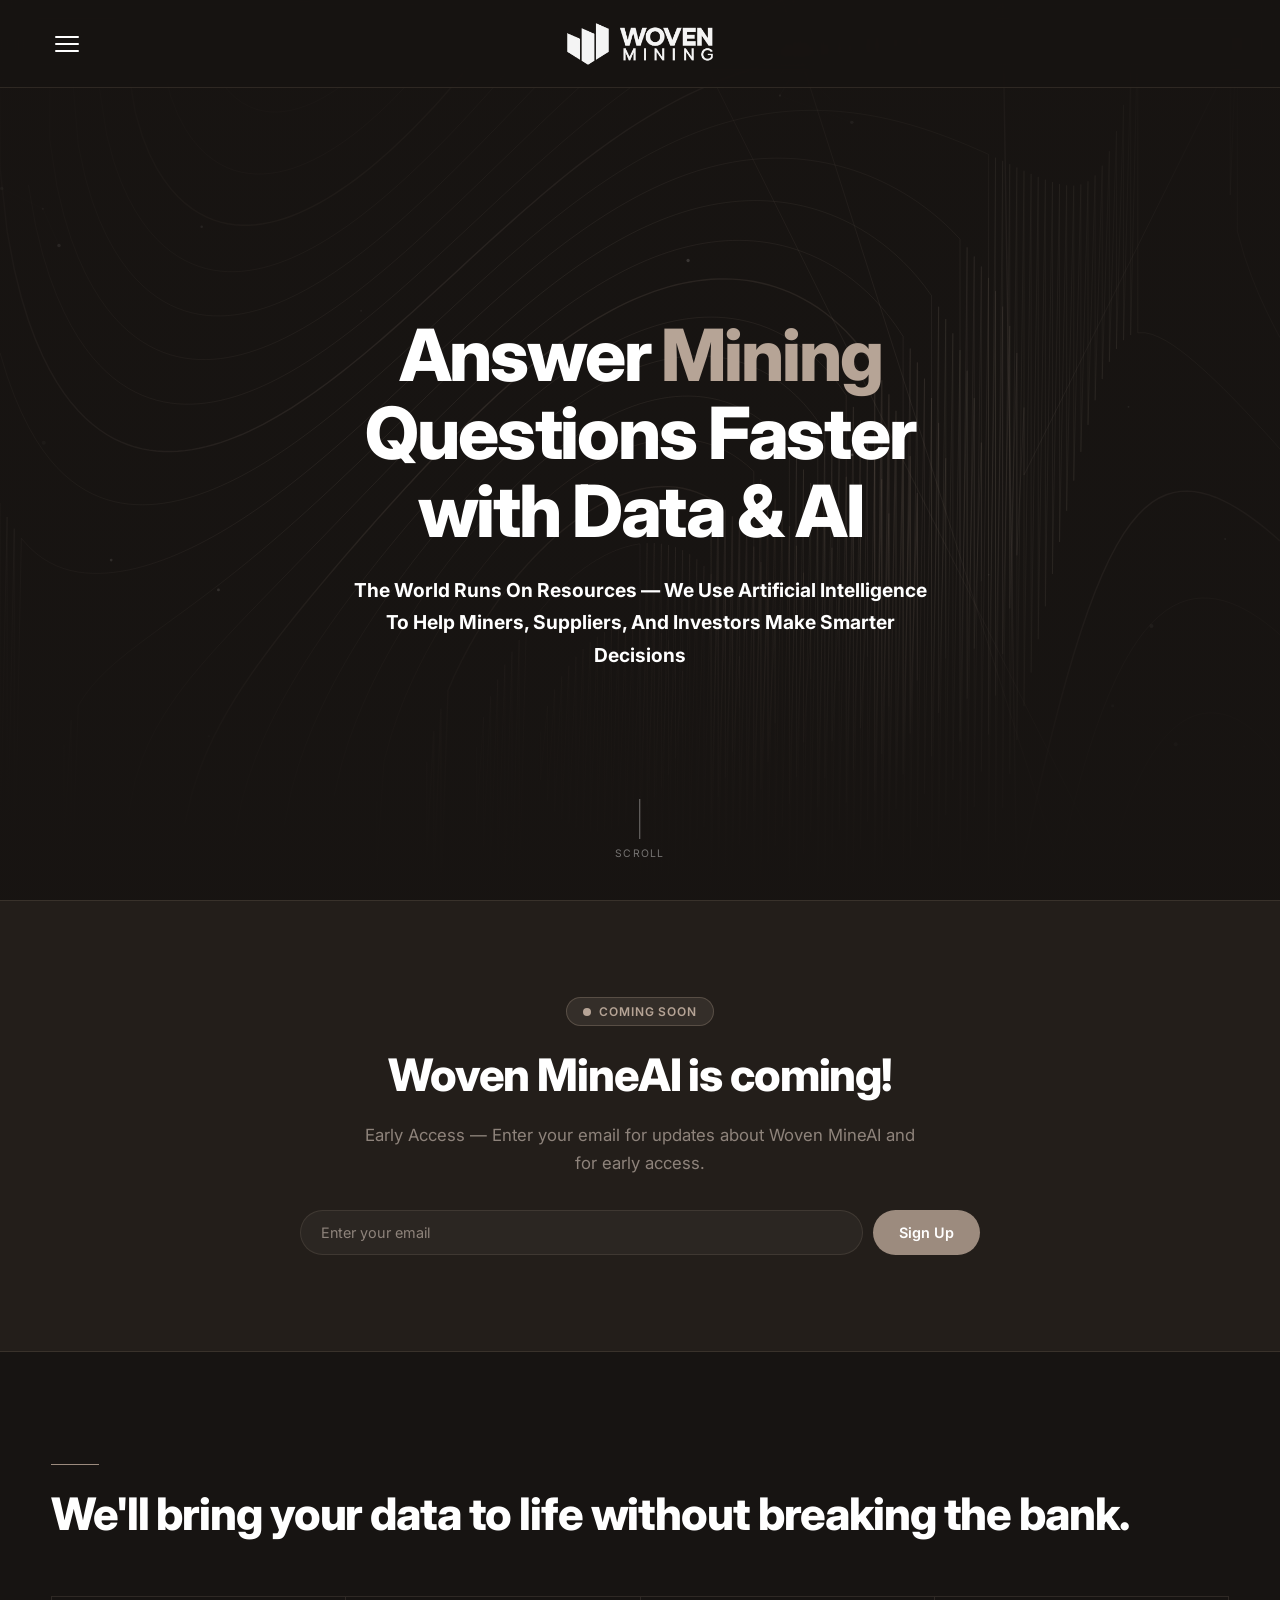
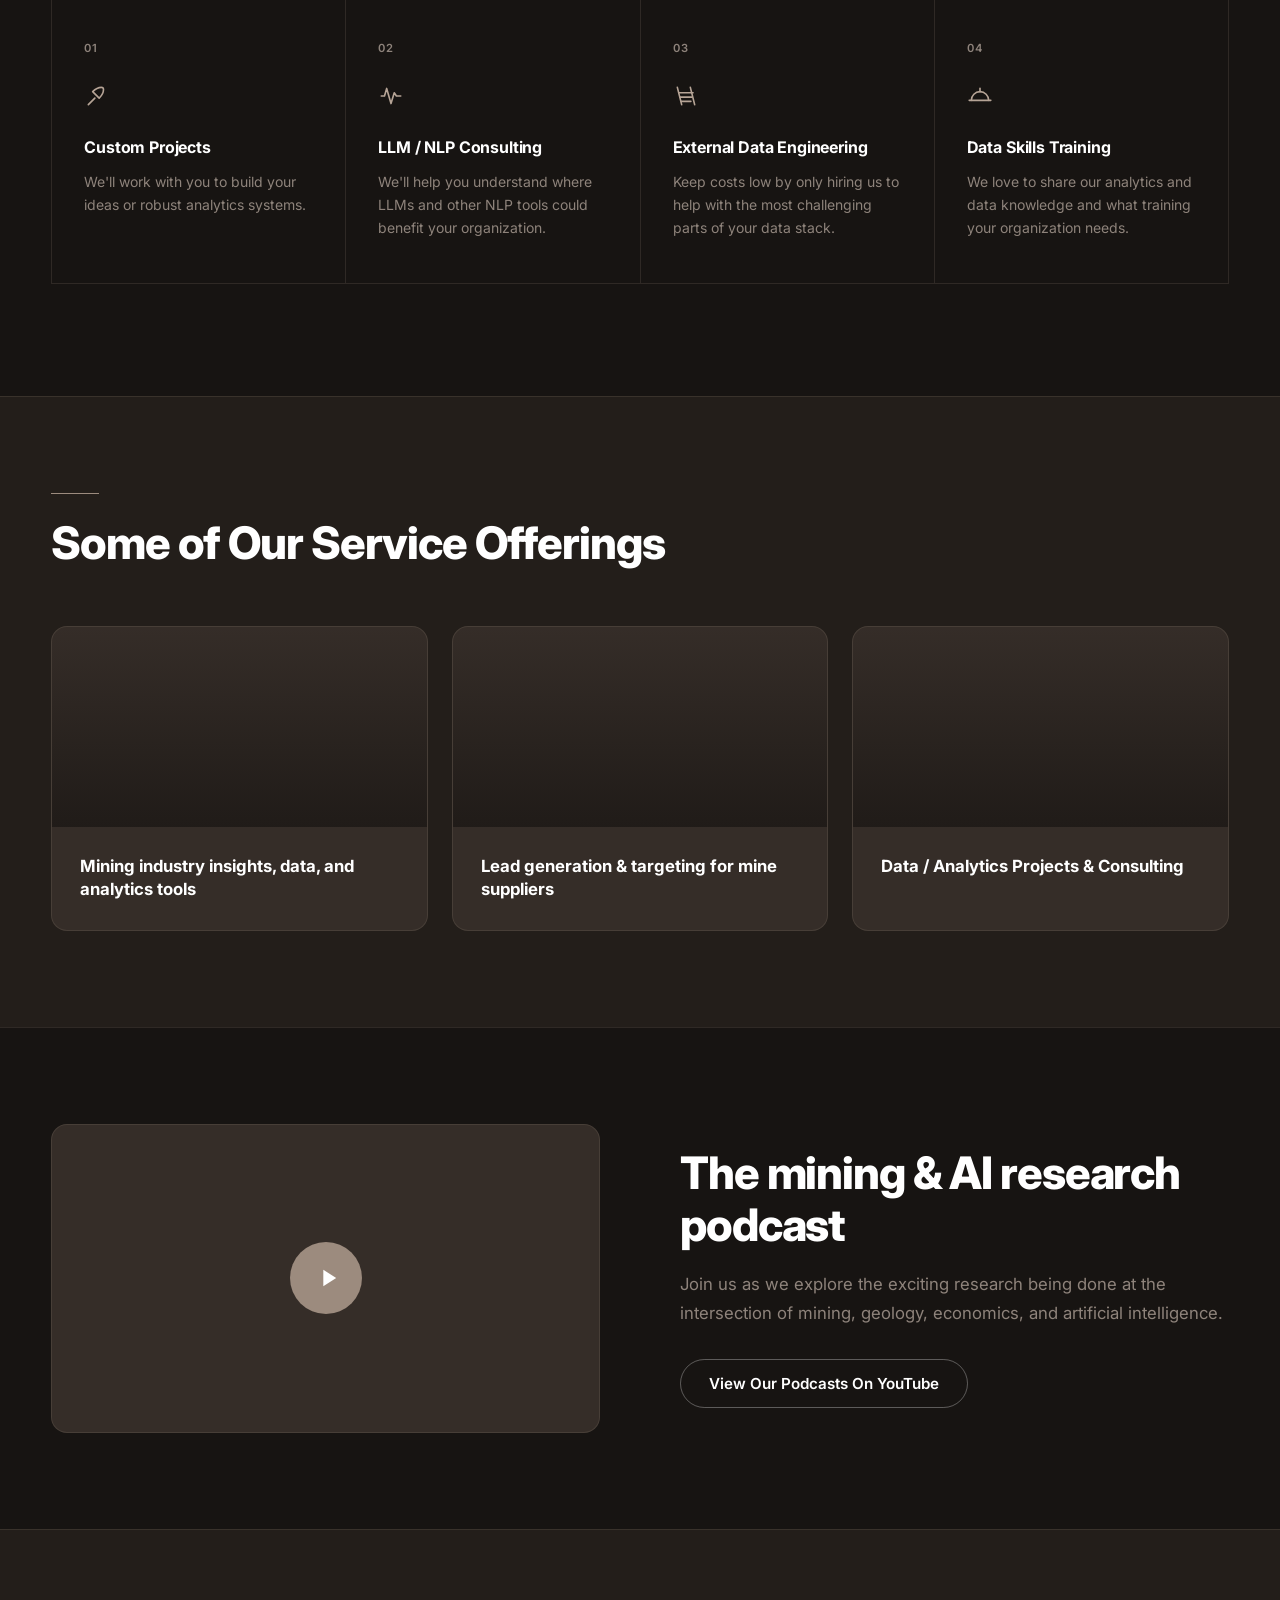
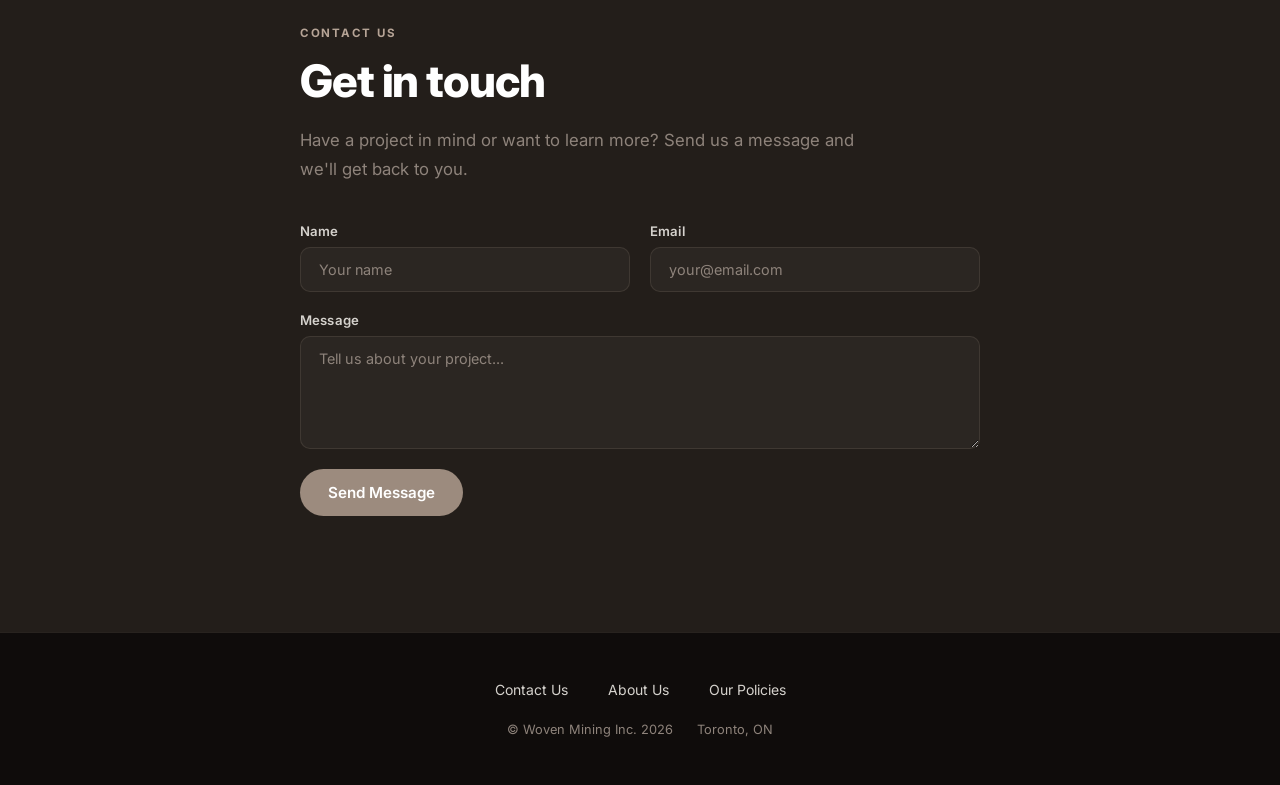
<file: index.html>
<!DOCTYPE html>
<html lang="en">
<head>
  <meta charset="UTF-8" />
  <meta name="viewport" content="width=device-width, initial-scale=1.0" />
  <meta name="description" content="Woven Mining — answer mining questions faster with data and AI. Serving miners, suppliers, and investors." />

  <!-- Open Graph -->
  <meta property="og:type"        content="website" />
  <meta property="og:title"       content="Woven Mining — Data and AI for the Mining Industry" />
  <meta property="og:description" content="Answer mining questions faster with data and AI. Serving miners, suppliers, and investors." />
  <meta property="og:url"         content="https://wovenmining.ca/" />
  <meta property="og:image"       content="https://wovenmining.ca/horizontal+White.webp" />

  <title>Woven Mining</title>

  <!-- SVG favicon using brand initial and accent colour -->
  <link rel="icon" href="data:image/svg+xml,<svg xmlns='http://www.w3.org/2000/svg' viewBox='0 0 32 32'><rect width='32' height='32' rx='6' fill='%23171210'/><text x='16' y='23' font-family='system-ui' font-size='19' font-weight='900' fill='%23a08c78' text-anchor='middle'>W</text></svg>" />
  <link rel="canonical" href="https://wovenmining.ca/" />

  <link rel="preconnect" href="https://fonts.googleapis.com" />
  <link rel="preconnect" href="https://fonts.gstatic.com" crossorigin />
  <link href="https://fonts.googleapis.com/css2?family=Inter:wght@400;500;600;700;800&display=swap" rel="stylesheet" />
  <link rel="stylesheet" href="css/styles.css" />
  <style>
    /* ── Hero ──────────────────────────────────────────────── */
    .hero {
      min-height: 100vh;
      padding-top: var(--nav-height);
      display: grid; place-items: center;
      position: relative; overflow: hidden;
    }

    #hero-canvas {
      position: absolute; inset: 0; z-index: 0;
      width: 100%; height: 100%;
    }

    .hero-fade {
      position: absolute; inset: 0; z-index: 1;
      background:
        radial-gradient(ellipse 70% 60% at 50% 50%, hsla(23,14%,8%,0.1) 0%, hsla(23,14%,8%,0.7) 70%, var(--bg) 100%),
        linear-gradient(to bottom, transparent 60%, var(--bg) 100%);
    }

    .hero-content {
      position: relative; z-index: 2;
      text-align: center; padding: 4rem 4vw;
      max-width: 860px;
    }

    .hero h1 {
      font-size: clamp(2.4rem, 6vw, 4.5rem);
      font-weight: 800; line-height: 1.08;
      letter-spacing: -0.03em;
      margin-bottom: 1.5rem;
    }

    .hero h1 span { color: var(--accent-light); }

    .hero p {
      font-size: clamp(1rem, 2vw, 1.2rem);
      color: var(--muted); line-height: 1.7;
      max-width: 580px; margin: 0 auto;
    }

    /* ── Scroll indicator ─────────────────────────────────── */
    .scroll-indicator {
      position: absolute; bottom: 2.5rem; left: 50%;
      transform: translateX(-50%); z-index: 2;
      display: flex; flex-direction: column; align-items: center; gap: 8px;
      opacity: 0.4;
    }
    .scroll-indicator span {
      font-size: 0.65rem; letter-spacing: 0.12em; text-transform: uppercase;
    }
    .scroll-dot {
      width: 1px; height: 40px; background: var(--white);
      position: relative; overflow: hidden;
    }
    .scroll-dot::after {
      content: '';
      position: absolute; top: -100%; left: 0;
      width: 100%; height: 100%; background: var(--accent-light);
      animation: scroll-anim 2s ease infinite;
    }

    @keyframes scroll-anim {
      0%   { top: -100%; }
      100% { top: 100%; }
    }

    /* ── OreAI signup section ─────────────────────────────── */
    .oreai {
      background: var(--bg2);
      border-top: 1px solid var(--border);
      border-bottom: 1px solid var(--border);
      padding: 6rem 4vw;
    }

    .oreai-inner {
      max-width: 680px; margin: 0 auto;
      text-align: center;
    }

    .oreai-badge {
      display: inline-flex; align-items: center; gap: 8px;
      background: hsla(26, 13%, 55%, 0.15);
      border: 1px solid hsla(26, 13%, 55%, 0.35);
      padding: 6px 16px; border-radius: 100px;
      margin-bottom: 1.5rem;
    }

    .oreai-badge .dot {
      width: 8px; height: 8px; border-radius: 50%;
      background: var(--accent-light);
      animation: pulse 1.8s infinite;
    }

    .oreai-badge span {
      font-size: 0.75rem; font-weight: 600; letter-spacing: 0.08em;
      text-transform: uppercase; color: var(--accent-light);
    }

    @keyframes pulse {
      0%, 100% { opacity: 1; transform: scale(1); }
      50%       { opacity: .5; transform: scale(0.85); }
    }

    .signup-form {
      display: flex; gap: 10px; margin-top: 2rem; flex-wrap: wrap;
      justify-content: center;
    }

    .signup-form input {
      flex: 1; min-width: 200px;
      padding: 13px 20px; border-radius: 100px;
      border: 1.5px solid var(--border);
      background: rgba(255,255,255,0.04); color: var(--white);
      font-family: var(--font); font-size: 0.9rem;
      outline: none; transition: border-color .2s;
    }
    .signup-form input:focus   { border-color: rgba(255,255,255,0.25); }
    .signup-form input::placeholder { color: var(--muted); }

    .signup-form button {
      padding: 13px 26px; border-radius: 100px;
      background: var(--accent); color: var(--white);
      border: none; font-family: var(--font);
      font-size: 0.9rem; font-weight: 600;
      cursor: pointer; transition: background .2s;
      white-space: nowrap;
    }
    .signup-form button:hover { background: var(--accent-light); }

    .signup-success {
      display: flex; align-items: center; gap: 12px;
      padding: 16px 20px; border-radius: 100px;
      background: hsla(26,13%,55%,0.15);
      border: 1px solid hsla(26,13%,55%,0.35);
      color: hsl(26,18%,65%); font-weight: 600; font-size: 0.9rem;
      justify-content: center;
    }

    /* ── Services ─────────────────────────────────────────── */
    .value-prop { padding: 7rem 4vw; }

    .value-prop-header { max-width: var(--max-w); margin: 0 auto 3.5rem; }

    .value-prop-rule {
      width: 48px; height: 1px;
      background: var(--accent);
      margin-bottom: 1.5rem;
    }

    .services-grid {
      max-width: var(--max-w); margin: 0 auto;
      display: grid; grid-template-columns: repeat(4, 1fr);
      border-top: 1px solid var(--border);
      border-left: 1px solid var(--border);
    }

    .service-card {
      padding: 2.75rem 2rem;
      border-right: 1px solid var(--border);
      border-bottom: 1px solid var(--border);
      position: relative;
      transition: background .25s;
    }
    .service-card:hover { background: hsla(26, 13%, 55%, 0.05); }
    .service-card::before {
      content: '';
      position: absolute; top: -1px; left: 0; right: 0;
      height: 2px; background: var(--accent);
      transform: scaleX(0); transform-origin: left;
      transition: transform .3s;
    }
    .service-card:hover::before { transform: scaleX(1); }

    .service-index {
      display: block;
      font-size: 0.7rem; font-weight: 600; letter-spacing: 0.1em;
      color: var(--muted); margin-bottom: 1.75rem;
    }

    .service-icon {
      width: 26px; height: 26px;
      color: var(--accent-light);
      margin-bottom: 1.75rem;
    }
    .service-icon svg { width: 100%; height: 100%; display: block; }

    .service-card h3 {
      font-size: 1rem; font-weight: 700; margin-bottom: 0.8rem;
      letter-spacing: -0.01em;
    }
    .service-card p { font-size: 0.875rem; color: var(--muted); line-height: 1.65; }

    /* ── Featured cards ───────────────────────────────────── */
    .featured {
      background: var(--bg2);
      border-top: 1px solid var(--border);
      padding: 6rem 4vw;
    }

    .featured-grid {
      max-width: var(--max-w); margin: 0 auto;
      display: grid; grid-template-columns: repeat(3, 1fr); gap: 24px;
    }

    .featured-card {
      border-radius: 16px; overflow: hidden;
      background: var(--bg3); border: 1px solid var(--border);
      transition: transform .25s, box-shadow .25s;
    }
    .featured-card:hover {
      transform: translateY(-4px);
      box-shadow: 0 20px 60px rgba(0, 0, 0, 0.4);
    }

    .featured-card-img {
      height: 200px; background-size: cover; background-position: center;
      position: relative;
    }
    .featured-card-img::after {
      content: '';
      position: absolute; inset: 0;
      background: linear-gradient(to top, hsla(23,14%,8%,0.7), transparent);
    }

    .featured-card-body { padding: 1.75rem; }

    .featured-card h3 {
      font-size: 1.05rem; font-weight: 700; line-height: 1.4;
      margin-bottom: 0;
    }

    /* ── Podcast ──────────────────────────────────────────── */
    .podcast {
      border-top: 1px solid var(--border);
      padding: 6rem 4vw;
    }

    .podcast-inner {
      max-width: var(--max-w); margin: 0 auto;
      display: grid; grid-template-columns: 1fr 1fr; gap: 5rem;
      align-items: center;
    }

    .podcast-visual {
      background: var(--bg3); border: 1px solid var(--border);
      border-radius: 16px; overflow: hidden;
      aspect-ratio: 16 / 9; position: relative;
      display: grid; place-items: center;
    }

    .podcast-visual-bg {
      position: absolute; inset: 0;
      background: url('https://images.unsplash.com/photo-1589903308904-1010c2294adc?w=800') center / cover;
      opacity: 0.25;
    }

    .play-btn {
      position: relative; z-index: 1;
      width: 72px; height: 72px; border-radius: 50%;
      background: var(--accent); display: grid; place-items: center;
      cursor: pointer; transition: transform .2s, background .2s;
      text-decoration: none;
    }
    .play-btn:hover { transform: scale(1.08); background: var(--accent-light); }
    .play-btn svg   { width: 28px; height: 28px; fill: white; margin-left: 4px; }

    .podcast-cta { margin-top: 2rem; }

    /* ── Contact ──────────────────────────────────────────── */
    .contact {
      background: var(--bg2);
      border-top: 1px solid var(--border);
      padding: 6rem 4vw;
    }

    .contact-inner {
      max-width: 680px; margin: 0 auto;
    }

    /* TODO: Replace action URL with your Formspree endpoint (https://formspree.io) */
    .contact-form {
      margin-top: 2.5rem;
      display: flex; flex-direction: column; gap: 1.25rem;
    }

    .form-row {
      display: grid; grid-template-columns: 1fr 1fr; gap: 1.25rem;
    }

    .form-group {
      display: flex; flex-direction: column; gap: 0.5rem;
    }

    .form-group label {
      font-size: 0.825rem; font-weight: 600;
      color: var(--off-white); letter-spacing: 0.01em;
    }

    .form-group input,
    .form-group textarea {
      padding: 13px 18px;
      border-radius: 10px;
      border: 1.5px solid var(--border);
      background: rgba(255,255,255,0.04); color: var(--white);
      font-family: var(--font); font-size: 0.9rem;
      outline: none; transition: border-color .2s;
      resize: vertical;
    }

    .form-group input:focus,
    .form-group textarea:focus { border-color: rgba(255,255,255,0.25); }

    .form-group input::placeholder,
    .form-group textarea::placeholder { color: var(--muted); }

    /* ── Responsive ───────────────────────────────────────── */
    @media (max-width: 1024px) {
      .services-grid { grid-template-columns: repeat(2, 1fr); }
      .featured-grid  { grid-template-columns: repeat(2, 1fr); }
    }

    @media (max-width: 768px) {
      .podcast-inner { grid-template-columns: 1fr; gap: 3rem; }
      .featured-grid  { grid-template-columns: 1fr; }
      .services-grid  { grid-template-columns: 1fr; }
    }

    @media (max-width: 600px) {
      .form-row { grid-template-columns: 1fr; }
    }

    @media (prefers-reduced-motion: reduce) {
      .scroll-dot::after { animation: none; }
      .oreai-badge .dot  { animation: none; }
    }
  </style>
</head>
<body>

<!-- ─── Navigation ───────────────────────────────────────────── -->
<nav class="site-nav">
  <button class="hamburger" id="hamburger"
          aria-label="Toggle navigation menu"
          aria-controls="mobile-menu"
          aria-expanded="false">
    <span></span><span></span><span></span>
  </button>

  <a href="#" class="nav-logo">
    <img src="horizontal+White.webp" alt="Woven Mining" class="nav-logo-img" />
  </a>

  <div class="nav-spacer" aria-hidden="true"></div>
</nav>

<nav class="mobile-menu" id="mobile-menu" aria-label="Mobile navigation">
  <a href="services.html">Our Services</a>
  <a href="portal/login/index.html">Data Portal Login</a>
  <a href="about.html">About</a>
  <a href="#contact">Contact</a>
  <a href="blog/index.html">Blog</a>
</nav>

<!-- ─── Main content ─────────────────────────────────────────── -->
<main>

  <!-- ─── Hero ─────────────────────────────────────────────── -->
  <section class="hero js-reveal-immediate">
    <canvas id="hero-canvas" aria-hidden="true"></canvas>
    <div class="hero-fade" aria-hidden="true"></div>

    <div class="hero-content">
      <h1 class="fade-up">
        Answer <span>Mining</span> Questions Faster<br>with Data &amp; AI
      </h1>
      <p class="fade-up fade-up-delay-1" style="font-weight:700; color:var(--white); text-transform:capitalize;">
        The World Runs On Resources — We Use Artificial Intelligence To Help Miners, Suppliers, And Investors Make Smarter Decisions
      </p>
    </div>

    <div class="scroll-indicator" aria-hidden="true">
      <div class="scroll-dot"></div>
      <span>Scroll</span>
    </div>
  </section>

  <!-- ─── OreAI ─────────────────────────────────────────────── -->
  <section class="oreai" id="oreai">
    <div class="oreai-inner">
      <div class="oreai-badge" aria-label="Status: Coming Soon">
        <div class="dot"></div>
        <span>Coming Soon</span>
      </div>
      <h2 class="section-title">Woven MineAI is coming!</h2>
      <p class="section-sub" style="margin: 0 auto;">
        Early Access — Enter your email for updates about Woven MineAI and for early access.
      </p>
      <!-- TODO: Replace action with your Formspree endpoint to enable real submissions -->
      <form class="signup-form" id="signup-form" novalidate>
        <label for="email-input" class="visually-hidden">Email address</label>
        <input type="email" id="email-input" name="email"
               placeholder="Enter your email"
               autocomplete="email" required />
        <button type="submit">Sign Up</button>
      </form>
    </div>
  </section>

  <!-- ─── Services ─────────────────────────────────────────── -->
  <section class="value-prop" id="services">
    <div class="container">
      <div class="value-prop-header">
        <div class="value-prop-rule" aria-hidden="true"></div>
        <h2 class="section-title fade-up">We'll bring your data to life without breaking the bank.</h2>
      </div>

      <div class="services-grid">
        <div class="service-card fade-up">
          <span class="service-index" aria-hidden="true">01</span>
          <div class="service-icon" aria-hidden="true">
            <svg viewBox="0 0 24 24" fill="none" stroke="currentColor" stroke-width="1.5" stroke-linecap="round" stroke-linejoin="round">
              <path d="M4 20l6-6"/>
              <path d="M8 8c2-2 4-4 8-4 1 0 2 1 2 2 0 4-2 6-4 8l-6-6z"/>
            </svg>
          </div>
          <h3>Custom Projects</h3>
          <p>We'll work with you to build your ideas or robust analytics systems.</p>
        </div>
        <div class="service-card fade-up fade-up-delay-1">
          <span class="service-index" aria-hidden="true">02</span>
          <div class="service-icon" aria-hidden="true">
            <svg viewBox="0 0 24 24" fill="none" stroke="currentColor" stroke-width="1.5" stroke-linecap="round" stroke-linejoin="round">
              <path d="M3 12h3l2-7 4 14 3-10 2 3h4"/>
            </svg>
          </div>
          <h3>LLM / NLP Consulting</h3>
          <p>We'll help you understand where LLMs and other NLP tools could benefit your organization.</p>
        </div>
        <div class="service-card fade-up fade-up-delay-2">
          <span class="service-index" aria-hidden="true">03</span>
          <div class="service-icon" aria-hidden="true">
            <svg viewBox="0 0 24 24" fill="none" stroke="currentColor" stroke-width="1.5" stroke-linecap="round" stroke-linejoin="round">
              <path d="M4 4l4 16M16 4l4 16"/>
              <path d="M5.5 9h13M6.5 13h11M7.5 17h9"/>
            </svg>
          </div>
          <h3>External Data Engineering</h3>
          <p>Keep costs low by only hiring us to help with the most challenging parts of your data stack.</p>
        </div>
        <div class="service-card fade-up fade-up-delay-3">
          <span class="service-index" aria-hidden="true">04</span>
          <div class="service-icon" aria-hidden="true">
            <svg viewBox="0 0 24 24" fill="none" stroke="currentColor" stroke-width="1.5" stroke-linecap="round" stroke-linejoin="round">
              <path d="M4 16a8 8 0 0116 0"/>
              <path d="M2 16h20"/>
              <path d="M12 8V5"/>
            </svg>
          </div>
          <h3>Data Skills Training</h3>
          <p>We love to share our analytics and data knowledge and what training your organization needs.</p>
        </div>
      </div>
    </div>
  </section>

  <!-- ─── Featured services ────────────────────────────────── -->
  <section class="featured">
    <div class="container">
      <div class="value-prop-header">
        <div class="value-prop-rule" aria-hidden="true"></div>
        <h2 class="section-title fade-up">Some of Our Service Offerings</h2>
      </div>

      <div class="featured-grid">
        <div class="featured-card fade-up">
          <div class="featured-card-img"
               style="background-image:url('https://images.unsplash.com/photo-1504711434969-e33886168f5c?w=800')"
               role="img" aria-label="Mining operations aerial view"></div>
          <div class="featured-card-body">
            <h3>Mining industry insights, data, and analytics tools</h3>
          </div>
        </div>

        <div class="featured-card fade-up fade-up-delay-1">
          <div class="featured-card-img"
               style="background-image:url('https://images.unsplash.com/photo-1460925895917-afdab827c52f?w=800')"
               role="img" aria-label="Data analytics dashboard"></div>
          <div class="featured-card-body">
            <h3>Lead generation &amp; targeting for mine suppliers</h3>
          </div>
        </div>

        <div class="featured-card fade-up fade-up-delay-2">
          <div class="featured-card-img"
               style="background-image:url('https://images.unsplash.com/photo-1551288049-bebda4e38f71?w=800')"
               role="img" aria-label="Data consulting"></div>
          <div class="featured-card-body">
            <h3>Data / Analytics Projects &amp; Consulting</h3>
          </div>
        </div>
      </div>
    </div>
  </section>

  <!-- ─── Podcast ──────────────────────────────────────────── -->
  <section class="podcast" id="podcast">
    <div class="podcast-inner">
      <div class="podcast-visual fade-up">
        <div class="podcast-visual-bg" aria-hidden="true"></div>
        <a href="https://www.youtube.com/@wovenmining"
           class="play-btn"
           aria-label="View The Mining &amp; AI Research Podcast on YouTube"
           target="_blank" rel="noopener noreferrer">
          <svg viewBox="0 0 24 24" aria-hidden="true"><path d="M8 5v14l11-7z"/></svg>
        </a>
      </div>

      <div>
        <h2 class="section-title fade-up">The mining &amp; AI research podcast</h2>
        <p class="section-sub fade-up fade-up-delay-1">
          Join us as we explore the exciting research being done at the intersection of mining, geology, economics, and artificial intelligence.
        </p>
        <a href="https://www.youtube.com/@wovenmining"
           class="btn btn-outline podcast-cta fade-up fade-up-delay-2"
           target="_blank" rel="noopener noreferrer">
          View Our Podcasts On YouTube
        </a>
      </div>
    </div>
  </section>

  <!-- ─── Contact ──────────────────────────────────────────── -->
  <section class="contact" id="contact">
    <div class="contact-inner">
      <p class="section-label fade-up">Contact Us</p>
      <h2 class="section-title fade-up fade-up-delay-1">Get in touch</h2>
      <p class="section-sub fade-up fade-up-delay-2">
        Have a project in mind or want to learn more? Send us a message and we'll get back to you.
      </p>
      <form class="contact-form fade-up fade-up-delay-2" id="contact-form"
            data-honeypot-field="website" novalidate>
        <!-- Included in the request intentionally so the server can detect bots. -->
        <div class="form-group" aria-hidden="true" style="position:absolute;left:-9999px;">
          <label for="contact-website">Website</label>
          <input type="text" id="contact-website" name="website" tabindex="-1" autocomplete="off" />
        </div>
        <div class="form-row">
          <div class="form-group">
            <label for="contact-name">Name</label>
            <input type="text" id="contact-name" name="name"
                   placeholder="Your name" autocomplete="name" required />
          </div>
          <div class="form-group">
            <label for="contact-email">Email</label>
            <input type="email" id="contact-email" name="email"
                   placeholder="your@email.com" autocomplete="email" required />
          </div>
        </div>
        <div class="form-group">
          <label for="contact-message">Message</label>
          <textarea id="contact-message" name="message"
                    placeholder="Tell us about your project..."
                    rows="5" required></textarea>
        </div>
        <div>
          <button type="submit" class="btn btn-primary">Send Message</button>
        </div>
        <p id="contact-status" role="status" aria-live="polite"></p>
      </form>
    </div>
  </section>

</main>

<!-- ─── Footer ───────────────────────────────────────────────── -->
<footer>
  <div class="footer-inner">
    <nav class="footer-links" aria-label="Footer navigation">
      <a href="#contact">Contact Us</a>
      <a href="about.html">About Us</a>
      <a href="terms-of-use.html">Our Policies</a>
    </nav>
    <div class="footer-bottom">
      <p>© Woven Mining Inc. 2026</p>
      <p>Toronto, ON</p>
    </div>
  </div>
</footer>

<script src="js/hero-canvas.js"></script>
<script src="js/main.js"></script>
<script>
  // ─── Email signup form ────────────────────────────────────
  const signupForm  = document.getElementById('signup-form');
  const emailInput  = document.getElementById('email-input');

  signupForm.addEventListener('submit', e => {
    e.preventDefault();
    const email = emailInput.value.trim();

    if (!email || !email.includes('@')) {
      emailInput.style.borderColor = 'hsl(26,18%,65%)';
      emailInput.placeholder = 'Please enter a valid email';
      emailInput.focus();
      setTimeout(() => {
        emailInput.style.borderColor = '';
        emailInput.placeholder = 'Enter your email';
      }, 2000);
      return;
    }

    signupForm.innerHTML = `
      <div class="signup-success">
        <svg width="18" height="18" viewBox="0 0 24 24" fill="none"
             stroke="currentColor" stroke-width="2.5" aria-hidden="true">
          <polyline points="20 6 9 17 4 12"/>
        </svg>
        You're on the list! We'll be in touch.
      </div>`;
  });

  // ─── Contact form ─────────────────────────────────────────
  const contactForm = document.getElementById('contact-form');

  const contactStatus = document.getElementById('contact-status');

  contactForm.addEventListener('submit', async e => {
    e.preventDefault();
    const submitButton = contactForm.querySelector('button[type="submit"]');
    submitButton.disabled = true;
    contactStatus.textContent = 'Sending…';

    try {
      const response = await fetch('/api/contact', {
        method: 'POST',
        headers: { 'Content-Type': 'application/json' },
        body: JSON.stringify({
          name: contactForm.elements.name.value,
          email: contactForm.elements.email.value,
          message: contactForm.elements.message.value,
          website: contactForm.elements.website.value,
        }),
      });
      let result = {};
      try {
        result = await response.json();
      } catch {
        result = {};
      }
      if (!response.ok) throw new Error(result.error || 'Unable to send your message.');

      contactForm.innerHTML = `
        <div class="signup-success">
          <svg width="18" height="18" viewBox="0 0 24 24" fill="none"
               stroke="currentColor" stroke-width="2.5" aria-hidden="true">
            <polyline points="20 6 9 17 4 12"/>
          </svg>
          Message received! We'll be in touch shortly.
        </div>`;
    } catch (error) {
      contactStatus.textContent = error.message;
      submitButton.disabled = false;
    }
  });
</script>
</body>
</html>
</file>
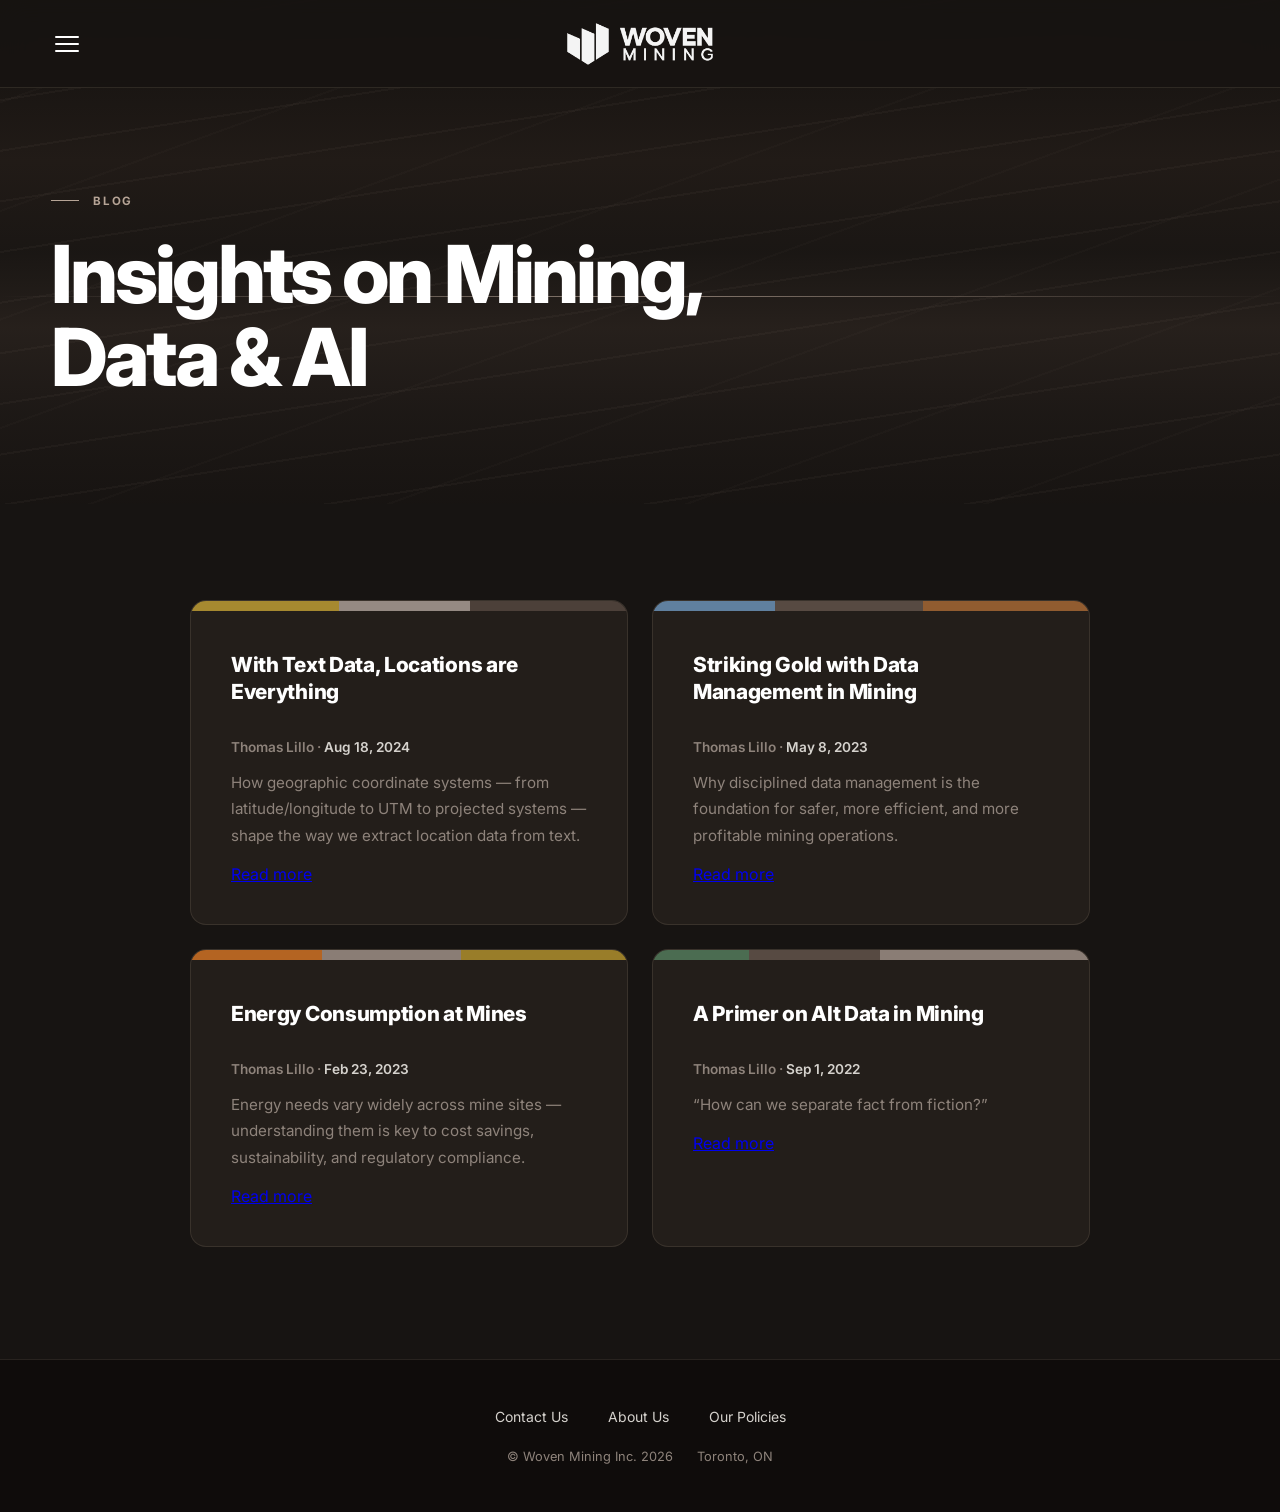
<file: blog/index.html>
<!DOCTYPE html>
<html lang="en">
<head>
  <meta charset="UTF-8" />
  <meta name="viewport" content="width=device-width, initial-scale=1.0" />
  <meta name="description" content="Insights on mining, data, and AI from Woven Mining — coordinate systems, data management, energy consumption, and alternative data in the mining industry." />

  <!-- Open Graph -->
  <meta property="og:type"        content="website" />
  <meta property="og:title"       content="Blog — Woven Mining" />
  <meta property="og:description" content="Insights on mining, data, and AI from Woven Mining — coordinate systems, data management, energy consumption, and alternative data in the mining industry." />
  <meta property="og:url"         content="https://wovenmining.ca/blog" />
  <meta property="og:image"       content="https://wovenmining.ca/horizontal+White.webp" />

  <title>Blog — Woven Mining</title>

  <link rel="icon" href="data:image/svg+xml,<svg xmlns='http://www.w3.org/2000/svg' viewBox='0 0 32 32'><rect width='32' height='32' rx='6' fill='%23171210'/><text x='16' y='23' font-family='system-ui' font-size='19' font-weight='900' fill='%23a08c78' text-anchor='middle'>W</text></svg>" />
  <link rel="canonical" href="https://wovenmining.ca/blog" />

  <link rel="preconnect" href="https://fonts.googleapis.com" />
  <link rel="preconnect" href="https://fonts.gstatic.com" crossorigin />
  <link href="https://fonts.googleapis.com/css2?family=Inter:wght@400;500;600;700;800&display=swap" rel="stylesheet" />
  <link rel="stylesheet" href="../css/styles.css" />
  <style>
    /* ═══════════════════════════════════════════════════
       BLOG LISTING PAGE
    ═══════════════════════════════════════════════════ */

    /* ── Hero ─────────────────────────────────────────── */
    .page-hero {
      padding-top: var(--nav-height);
      min-height: 56vh;
      display: flex; align-items: center;
      position: relative; overflow: hidden;
    }

    /* Geological strata gradient */
    .strata-bg {
      position: absolute; inset: 0;
      background: linear-gradient(
        180deg,
        hsl(23,14%,7%)  0%,
        hsl(24,16%,9%) 18%,
        hsl(23,18%,11%) 32%,
        hsl(25,14%,9%)  50%,
        hsl(23,16%,13%) 65%,
        hsl(22,14%,10%) 82%,
        hsl(23,14%,8%) 100%
      );
    }

    /* Rock layer diagonal lines */
    .strata-lines {
      position: absolute; inset: 0;
      background-image:
        repeating-linear-gradient(
          -9deg,
          transparent 0, transparent 48px,
          hsla(26,13%,55%,0.055) 48px, hsla(26,13%,55%,0.055) 50px
        ),
        repeating-linear-gradient(
          -20deg,
          transparent 0, transparent 100px,
          hsla(26,13%,55%,0.03) 100px, hsla(26,13%,55%,0.03) 102px
        );
    }

    /* Seismic scan-line animation */
    .scan-line {
      position: absolute; left: 0; right: 0; height: 1px;
      background: linear-gradient(to right, transparent 0%, hsla(26,18%,65%,0.7) 50%, transparent 100%);
      animation: scanDown 7s ease-in-out infinite;
      z-index: 1;
    }
    @keyframes scanDown {
      0%   { top: 12%; opacity: 0; }
      8%   { opacity: 1; }
      92%  { opacity: 1; }
      100% { top: 88%; opacity: 0; }
    }

    .page-hero-inner {
      position: relative; z-index: 3;
      max-width: var(--max-w); margin: 0 auto; width: 100%;
      padding: 0 4vw;
    }

    .page-label {
      font-size: 0.72rem; font-weight: 700; letter-spacing: 0.15em;
      text-transform: uppercase; color: var(--accent-light);
      margin-bottom: 1.5rem;
      display: flex; align-items: center; gap: 14px;
    }
    .page-label::before {
      content: '';
      width: 28px; height: 1px; background: var(--accent-light);
    }

    .page-hero h1 {
      font-size: clamp(2.6rem, 6.5vw, 5rem);
      font-weight: 800; line-height: 1.04;
      letter-spacing: -0.04em;
      max-width: 680px;
    }

    /* ── Post list ─────────────────────────────────────── */
    .blog-list {
      padding: 6rem 4vw 7rem;
    }

    .post-grid {
      max-width: 900px; margin: 0 auto;
      display: grid; grid-template-columns: 1fr; gap: 24px;
    }

    .post-card {
      background: var(--bg2);
      border: 1px solid var(--border);
      border-radius: 16px; overflow: hidden;
      transition: transform 0.25s, box-shadow 0.25s;
    }
    .post-card:hover {
      transform: translateY(-5px);
      box-shadow: 0 24px 64px rgba(0,0,0,0.45);
    }

    /* Drill core sample bar at card top */
    .post-card .core-top { height: 10px; display: flex; }
    .post-card .core-seg-h { height: 100%; }

    .post-card .card-body {
      padding: 2.5rem;
      display: flex; flex-direction: column; gap: 0.9rem;
    }

    .post-card h3 {
      font-size: 1.3rem; font-weight: 800;
      letter-spacing: -0.015em; line-height: 1.3;
    }

    .post-card .card-text {
      font-size: 0.95rem; color: var(--muted); line-height: 1.75;
    }

    /* ── Responsive ───────────────────────────────────── */
    @media (min-width: 1024px) {
      .post-grid { grid-template-columns: 1fr 1fr; }
    }

    @media (prefers-reduced-motion: reduce) {
      .scan-line { animation: none; }
    }
  </style>
</head>
<body>

<!-- ─── Navigation ───────────────────────────────────────────── -->
<nav class="site-nav">
  <button class="hamburger" id="hamburger"
          aria-label="Toggle navigation menu"
          aria-controls="mobile-menu"
          aria-expanded="false">
    <span></span><span></span><span></span>
  </button>

  <a href="../index.html" class="nav-logo">
    <img src="../horizontal+White.webp" alt="Woven Mining" class="nav-logo-img" />
  </a>

  <div class="nav-spacer" aria-hidden="true"></div>
</nav>

<nav class="mobile-menu" id="mobile-menu" aria-label="Mobile navigation">
  <a href="../services.html">Our Services</a>
  <a href="../portal/login/index.html">Data Portal Login</a>
  <a href="../about.html">About</a>
  <a href="../index.html#contact">Contact</a>
  <a href="index.html" aria-current="page">Blog</a>
</nav>

<!-- ─── Main content ─────────────────────────────────────────── -->
<main>

  <!-- ─── Hero ────────────────────────────────────────────── -->
  <header class="page-hero js-reveal-immediate">
    <div class="strata-bg"   aria-hidden="true"></div>
    <div class="strata-lines" aria-hidden="true"></div>
    <div class="scan-line"   aria-hidden="true"></div>

    <div class="page-hero-inner">
      <p class="page-label fade-up">Blog</p>
      <h1 class="fade-up fade-up-delay-1">Insights on Mining, Data &amp; AI</h1>
    </div>
  </header>

  <!-- ─── Post list ───────────────────────────────────────── -->
  <section class="blog-list" aria-label="Blog posts">
    <div class="post-grid">

      <article class="post-card fade-up">
        <div class="core-top" aria-hidden="true">
          <div class="core-seg-h" style="width:34%;background:hsl(45,55%,42%);"></div>
          <div class="core-seg-h" style="width:30%;background:hsl(23,8%,55%);"></div>
          <div class="core-seg-h" style="width:36%;background:hsl(23,14%,26%);"></div>
        </div>
        <div class="card-body">
          <h3>With Text Data, Locations are Everything</h3>
          <p class="post-byline">Thomas Lillo &middot; <time datetime="2024-08-18">Aug 18, 2024</time></p>
          <p class="card-text">How geographic coordinate systems &mdash; from latitude/longitude to UTM to projected systems &mdash; shape the way we extract location data from text.</p>
          <a href="locations-are-everything.html" class="featured-card-link">Read more</a>
        </div>
      </article>

      <article class="post-card fade-up fade-up-delay-1">
        <div class="core-top" aria-hidden="true">
          <div class="core-seg-h" style="width:28%;background:hsl(210,25%,50%);"></div>
          <div class="core-seg-h" style="width:34%;background:hsl(23,14%,30%);"></div>
          <div class="core-seg-h" style="width:38%;background:hsl(27,50%,38%);"></div>
        </div>
        <div class="card-body">
          <h3>Striking Gold with Data Management in Mining</h3>
          <p class="post-byline">Thomas Lillo &middot; <time datetime="2023-05-08">May 8, 2023</time></p>
          <p class="card-text">Why disciplined data management is the foundation for safer, more efficient, and more profitable mining operations.</p>
          <a href="striking-gold-with-data-management-in-mining.html" class="featured-card-link">Read more</a>
        </div>
      </article>

      <article class="post-card fade-up fade-up-delay-2">
        <div class="core-top" aria-hidden="true">
          <div class="core-seg-h" style="width:30%;background:hsl(27,68%,42%);"></div>
          <div class="core-seg-h" style="width:32%;background:hsl(23,8%,50%);"></div>
          <div class="core-seg-h" style="width:38%;background:hsl(45,58%,38%);"></div>
        </div>
        <div class="card-body">
          <h3>Energy Consumption at Mines</h3>
          <p class="post-byline">Thomas Lillo &middot; <time datetime="2023-02-23">Feb 23, 2023</time></p>
          <p class="card-text">Energy needs vary widely across mine sites &mdash; understanding them is key to cost savings, sustainability, and regulatory compliance.</p>
          <a href="energy-consumption-at-mines.html" class="featured-card-link">Read more</a>
        </div>
      </article>

      <article class="post-card fade-up fade-up-delay-3">
        <div class="core-top" aria-hidden="true">
          <div class="core-seg-h" style="width:22%;background:hsl(130,18%,36%);"></div>
          <div class="core-seg-h" style="width:30%;background:hsl(23,14%,30%);"></div>
          <div class="core-seg-h" style="width:48%;background:hsl(23,8%,50%);"></div>
        </div>
        <div class="card-body">
          <h3>A Primer on Alt Data in Mining</h3>
          <p class="post-byline">Thomas Lillo &middot; <time datetime="2022-09-01">Sep 1, 2022</time></p>
          <p class="card-text">&ldquo;How can we separate fact from fiction?&rdquo;</p>
          <a href="alt-data-in-mining.html" class="featured-card-link">Read more</a>
        </div>
      </article>

    </div>
  </section>

</main>

<!-- ─── Footer ───────────────────────────────────────────────── -->
<footer>
  <div class="footer-inner">
    <nav class="footer-links" aria-label="Footer navigation">
      <a href="../index.html#contact">Contact Us</a>
      <a href="../about.html">About Us</a>
      <a href="../terms-of-use.html">Our Policies</a>
    </nav>
    <div class="footer-bottom">
      <p>© Woven Mining Inc. 2026</p>
      <p>Toronto, ON</p>
    </div>
  </div>
</footer>

<script src="../js/main.js"></script>
</body>
</html>
</file>
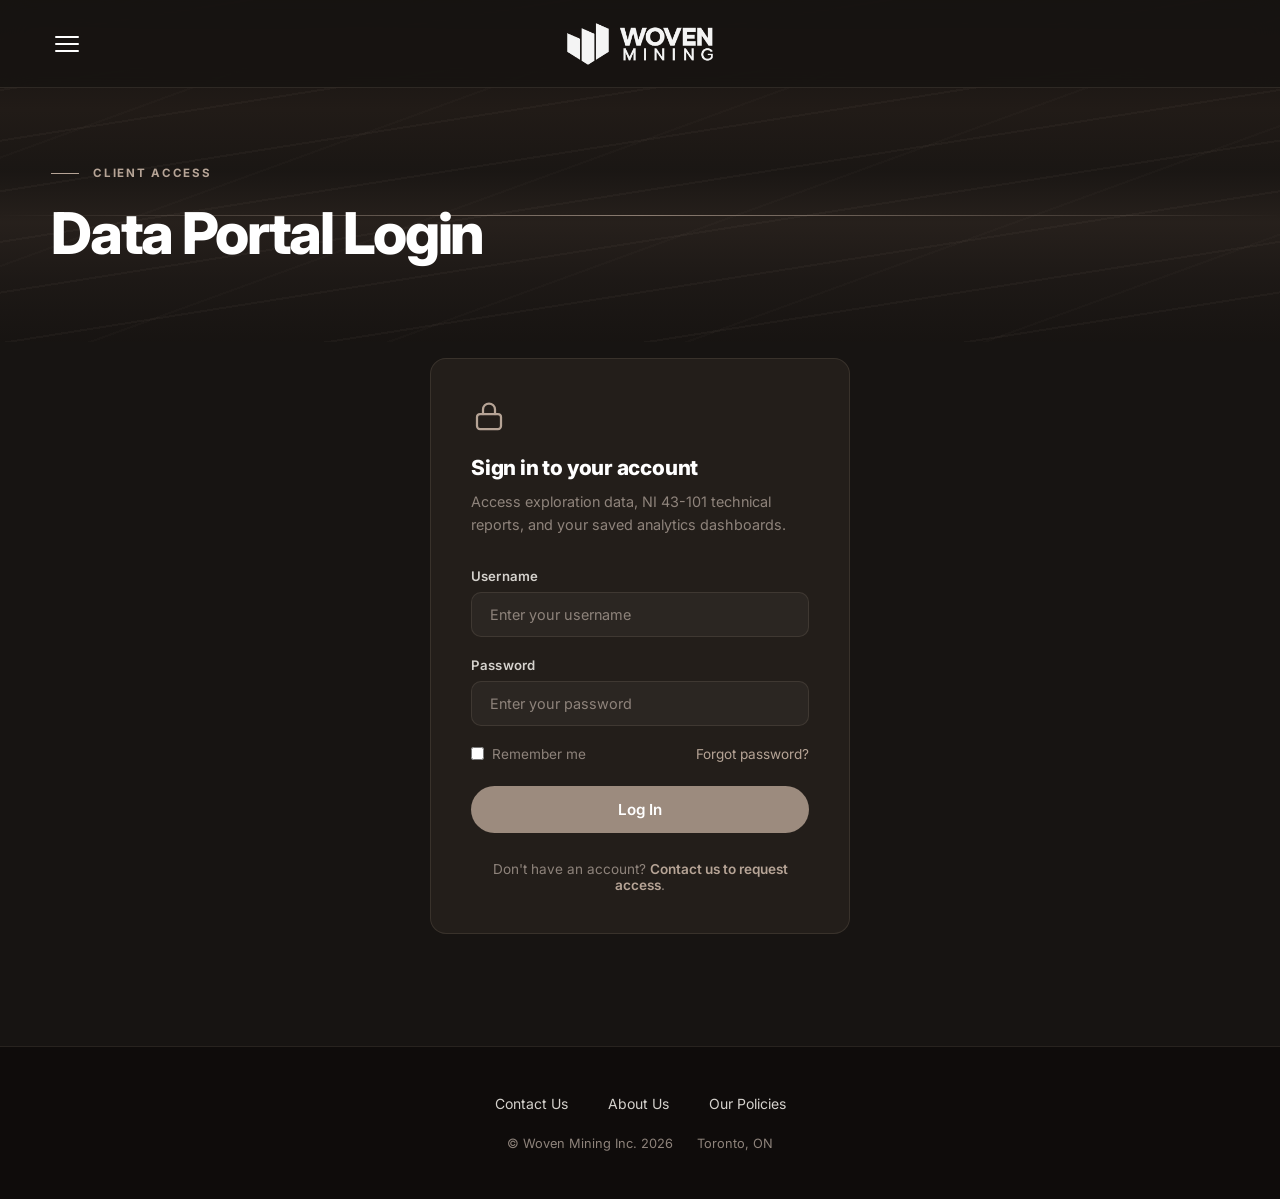
<file: portal/login/index.html>
<!DOCTYPE html>
<html lang="en">
<head>
  <meta charset="UTF-8" />
  <meta name="viewport" content="width=device-width, initial-scale=1.0" />
  <meta name="description" content="Sign in to the Woven Mining Data Portal to access NI 43-101 technical reports, financial disclosures, and mining analytics tools." />
  <meta name="robots" content="noindex, nofollow" />

  <!-- Open Graph -->
  <meta property="og:type"        content="website" />
  <meta property="og:title"       content="Data Portal Login — Woven Mining" />
  <meta property="og:description" content="Sign in to the Woven Mining Data Portal to access NI 43-101 technical reports, financial disclosures, and mining analytics tools." />
  <meta property="og:url"         content="https://wovenmining.ca/portal/login" />
  <meta property="og:image"       content="https://wovenmining.ca/horizontal+White.webp" />

  <title>Data Portal Login — Woven Mining</title>

  <link rel="icon" href="data:image/svg+xml,<svg xmlns='http://www.w3.org/2000/svg' viewBox='0 0 32 32'><rect width='32' height='32' rx='6' fill='%23171210'/><text x='16' y='23' font-family='system-ui' font-size='19' font-weight='900' fill='%23a08c78' text-anchor='middle'>W</text></svg>" />
  <link rel="canonical" href="https://wovenmining.ca/portal/login" />

  <link rel="preconnect" href="https://fonts.googleapis.com" />
  <link rel="preconnect" href="https://fonts.gstatic.com" crossorigin />
  <link href="https://fonts.googleapis.com/css2?family=Inter:wght@400;500;600;700;800&display=swap" rel="stylesheet" />
  <link rel="stylesheet" href="../../css/styles.css" />
  <style>
    /* ═══════════════════════════════════════════════════
       DATA PORTAL LOGIN
    ═══════════════════════════════════════════════════ */

    /* ── Hero ─────────────────────────────────────────── */
    .page-hero {
      padding-top: var(--nav-height);
      min-height: 38vh;
      display: flex; align-items: center;
      position: relative; overflow: hidden;
    }

    /* Geological strata gradient */
    .strata-bg {
      position: absolute; inset: 0;
      background: linear-gradient(
        180deg,
        hsl(23,14%,7%)  0%,
        hsl(24,16%,9%) 18%,
        hsl(23,18%,11%) 32%,
        hsl(25,14%,9%)  50%,
        hsl(23,16%,13%) 65%,
        hsl(22,14%,10%) 82%,
        hsl(23,14%,8%) 100%
      );
    }

    /* Rock layer diagonal lines */
    .strata-lines {
      position: absolute; inset: 0;
      background-image:
        repeating-linear-gradient(
          -9deg,
          transparent 0, transparent 48px,
          hsla(26,13%,55%,0.055) 48px, hsla(26,13%,55%,0.055) 50px
        ),
        repeating-linear-gradient(
          -20deg,
          transparent 0, transparent 100px,
          hsla(26,13%,55%,0.03) 100px, hsla(26,13%,55%,0.03) 102px
        );
    }

    /* Seismic scan-line animation */
    .scan-line {
      position: absolute; left: 0; right: 0; height: 1px;
      background: linear-gradient(to right, transparent 0%, hsla(26,18%,65%,0.7) 50%, transparent 100%);
      animation: scanDown 7s ease-in-out infinite;
      z-index: 1;
    }
    @keyframes scanDown {
      0%   { top: 12%; opacity: 0; }
      8%   { opacity: 1; }
      92%  { opacity: 1; }
      100% { top: 88%; opacity: 0; }
    }

    .page-hero-inner {
      position: relative; z-index: 3;
      max-width: var(--max-w); margin: 0 auto; width: 100%;
      padding: 0 4vw;
    }

    .page-label {
      font-size: 0.72rem; font-weight: 700; letter-spacing: 0.15em;
      text-transform: uppercase; color: var(--accent-light);
      margin-bottom: 1.5rem;
      display: flex; align-items: center; gap: 14px;
    }
    .page-label::before {
      content: '';
      width: 28px; height: 1px; background: var(--accent-light);
    }

    .page-hero h1 {
      font-size: clamp(2.2rem, 5.5vw, 3.6rem);
      font-weight: 800; line-height: 1.04;
      letter-spacing: -0.04em;
      max-width: 680px;
    }

    /* ── Login card ───────────────────────────────────── */
    .login-section {
      padding: 1rem 4vw 7rem;
    }

    .login-card {
      max-width: 420px; margin: 0 auto;
      background: var(--bg2);
      border: 1px solid var(--border);
      border-radius: 16px;
      padding: 2.5rem;
    }

    .login-icon {
      width: 36px; height: 36px;
      color: var(--accent-light);
      margin-bottom: 1.25rem;
    }
    .login-icon svg { width: 100%; height: 100%; display: block; }

    .login-card h2 {
      font-size: 1.3rem; font-weight: 800;
      letter-spacing: -0.01em; margin-bottom: 0.6rem;
    }

    .login-card .card-text {
      font-size: 0.9rem; color: var(--muted); line-height: 1.6;
      margin-bottom: 2rem;
    }

    .login-form {
      display: flex; flex-direction: column; gap: 1.25rem;
    }

    .form-group {
      display: flex; flex-direction: column; gap: 0.5rem;
    }

    .form-group label {
      font-size: 0.825rem; font-weight: 600;
      color: var(--off-white); letter-spacing: 0.01em;
    }

    .form-group input {
      padding: 13px 18px;
      border-radius: 10px;
      border: 1.5px solid var(--border);
      background: rgba(255,255,255,0.04); color: var(--white);
      font-family: var(--font); font-size: 0.9rem;
      outline: none; transition: border-color .2s;
    }
    .form-group input:focus { border-color: rgba(255,255,255,0.25); }
    .form-group input::placeholder { color: var(--muted); }

    .login-row {
      display: flex; align-items: center; justify-content: space-between;
      font-size: 0.85rem;
    }
    .login-remember {
      display: flex; align-items: center; gap: 8px;
      color: var(--muted);
    }
    .login-row a {
      color: var(--accent-light); text-decoration: none;
    }
    .login-row a:hover { color: var(--white); }

    .login-form .btn {
      justify-content: center; width: 100%;
      margin-top: 0.25rem;
    }

    .login-message {
      font-size: 0.85rem; font-weight: 600;
      color: var(--accent-light);
      text-align: center;
      display: none;
    }
    .login-message.visible { display: block; }

    .login-footnote {
      text-align: center; margin-top: 1.75rem;
      font-size: 0.85rem; color: var(--muted);
    }
    .login-footnote a {
      color: var(--accent-light); text-decoration: none; font-weight: 600;
    }
    .login-footnote a:hover { color: var(--white); }

    @media (prefers-reduced-motion: reduce) {
      .scan-line { animation: none; }
    }
  </style>
</head>
<body>

<!-- ─── Navigation ───────────────────────────────────────────── -->
<nav class="site-nav">
  <button class="hamburger" id="hamburger"
          aria-label="Toggle navigation menu"
          aria-controls="mobile-menu"
          aria-expanded="false">
    <span></span><span></span><span></span>
  </button>

  <a href="../../index.html" class="nav-logo">
    <img src="../../horizontal+White.webp" alt="Woven Mining" class="nav-logo-img" />
  </a>

  <div class="nav-spacer" aria-hidden="true"></div>
</nav>

<nav class="mobile-menu" id="mobile-menu" aria-label="Mobile navigation">
  <a href="../../services.html">Our Services</a>
  <a href="../login/index.html" aria-current="page">Data Portal Login</a>
  <a href="../../about.html">About</a>
  <a href="../../index.html#contact">Contact</a>
  <a href="../../blog/index.html">Blog</a>
</nav>

<!-- ─── Main content ─────────────────────────────────────────── -->
<main>

  <!-- ─── Hero ────────────────────────────────────────────── -->
  <header class="page-hero js-reveal-immediate">
    <div class="strata-bg"   aria-hidden="true"></div>
    <div class="strata-lines" aria-hidden="true"></div>
    <div class="scan-line"   aria-hidden="true"></div>

    <div class="page-hero-inner">
      <p class="page-label fade-up">Client Access</p>
      <h1 class="fade-up fade-up-delay-1">Data Portal Login</h1>
    </div>
  </header>

  <!-- ─── Login card ──────────────────────────────────────── -->
  <section class="login-section" aria-label="Data portal login">
    <div class="login-card fade-up">
      <div class="login-icon" aria-hidden="true">
        <svg viewBox="0 0 24 24" fill="none" stroke="currentColor" stroke-width="1.5" stroke-linecap="round" stroke-linejoin="round">
          <rect x="4" y="10" width="16" height="10" rx="2"/>
          <path d="M8 10V7a4 4 0 0 1 8 0v3"/>
        </svg>
      </div>
      <h2>Sign in to your account</h2>
      <p class="card-text">Access exploration data, NI 43-101 technical reports, and your saved analytics dashboards.</p>

      <!-- TODO: Wire up to real authentication backend once the Data Portal ships -->
      <form class="login-form" id="portal-login-form" novalidate>
        <div class="form-group">
          <label for="portal-username">Username</label>
          <input type="text" id="portal-username" name="username"
                 autocomplete="username" placeholder="Enter your username" required />
        </div>
        <div class="form-group">
          <label for="portal-password">Password</label>
          <input type="password" id="portal-password" name="password"
                 autocomplete="current-password" placeholder="Enter your password" required />
        </div>

        <div class="login-row">
          <label class="login-remember">
            <input type="checkbox" id="portal-remember" name="remember" />
            Remember me
          </label>
          <a href="#">Forgot password?</a>
        </div>

        <button type="submit" class="btn btn-primary">Log In</button>

        <p class="login-message" id="login-message" role="status"></p>
      </form>

      <p class="login-footnote">
        Don't have an account?
        <a href="../../index.html#contact">Contact us to request access</a>.
      </p>
    </div>
  </section>

</main>

<!-- ─── Footer ───────────────────────────────────────────────── -->
<footer>
  <div class="footer-inner">
    <nav class="footer-links" aria-label="Footer navigation">
      <a href="../../index.html#contact">Contact Us</a>
      <a href="../../about.html">About Us</a>
      <a href="../../terms-of-use.html">Our Policies</a>
    </nav>
    <div class="footer-bottom">
      <p>© Woven Mining Inc. 2026</p>
      <p>Toronto, ON</p>
    </div>
  </div>
</footer>

<script src="../../js/main.js"></script>
<script>
  // ─── Portal login form ─────────────────────────────────────
  // No authentication backend exists yet — this only simulates the
  // flow so the Data Portal can be previewed ahead of launch.
  const loginForm = document.getElementById('portal-login-form');
  const loginMessage = document.getElementById('login-message');

  loginForm.addEventListener('submit', e => {
    e.preventDefault();
    loginMessage.textContent = 'The Data Portal is not yet open to the public. Contact us to request early access.';
    loginMessage.classList.add('visible');
  });
</script>
</body>
</html>
</file>
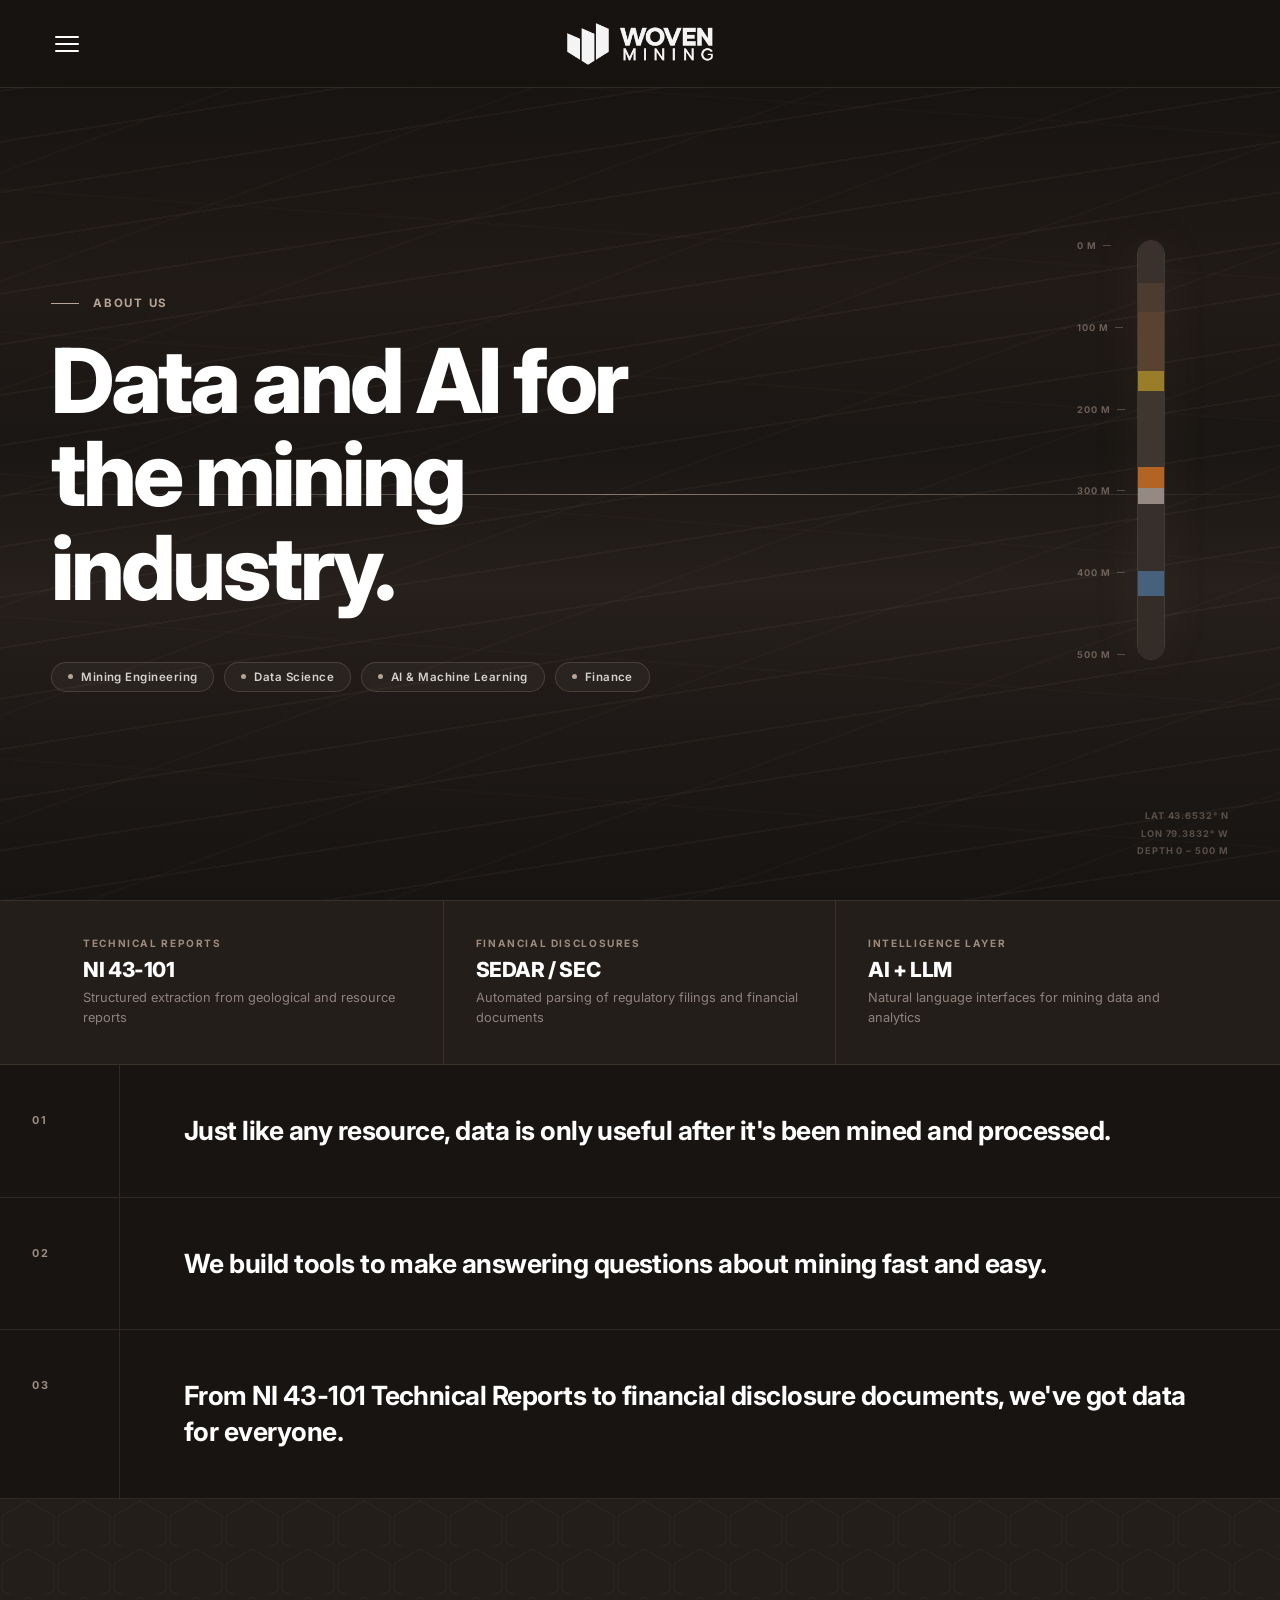
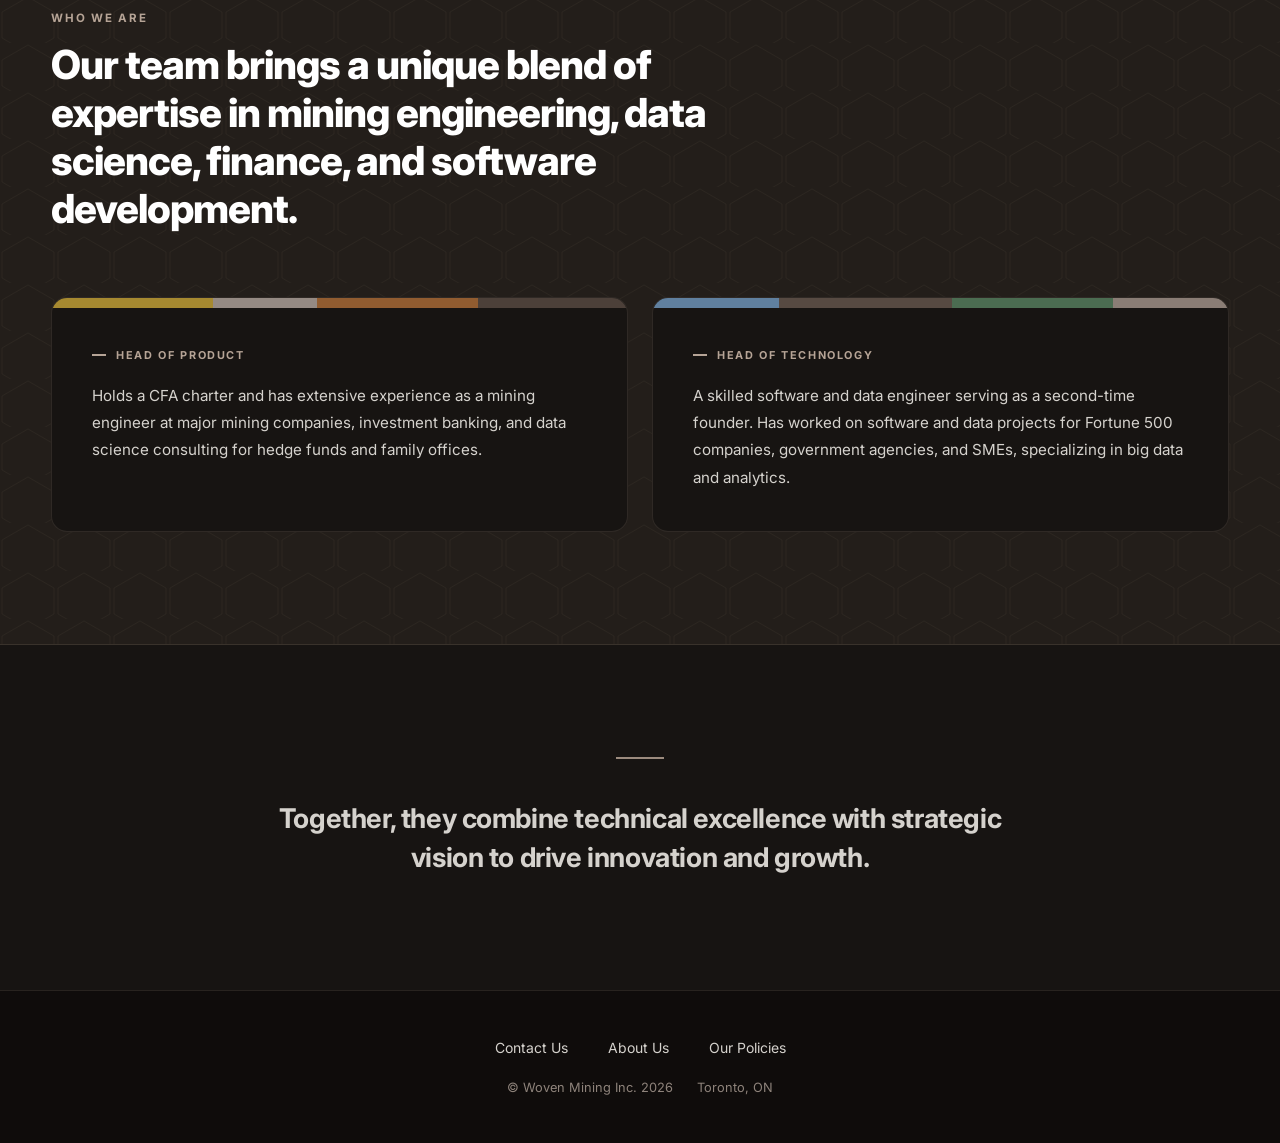
<file: about.html>
<!DOCTYPE html>
<html lang="en">
<head>
  <meta charset="UTF-8" />
  <meta name="viewport" content="width=device-width, initial-scale=1.0" />
  <meta name="description" content="About Woven Mining — data and AI for the mining industry. Meet the team behind the platform." />

  <!-- Open Graph -->
  <meta property="og:type"        content="website" />
  <meta property="og:title"       content="About Us — Woven Mining" />
  <meta property="og:description" content="Meet the team behind Woven Mining — bringing together mining engineering, data science, finance, and software development." />
  <meta property="og:url"         content="https://wovenmining.ca/about" />
  <meta property="og:image"       content="https://wovenmining.ca/horizontal+White.webp" />

  <title>About Us — Woven Mining</title>

  <link rel="icon" href="data:image/svg+xml,<svg xmlns='http://www.w3.org/2000/svg' viewBox='0 0 32 32'><rect width='32' height='32' rx='6' fill='%23171210'/><text x='16' y='23' font-family='system-ui' font-size='19' font-weight='900' fill='%23a08c78' text-anchor='middle'>W</text></svg>" />
  <link rel="canonical" href="https://wovenmining.ca/about" />

  <link rel="preconnect" href="https://fonts.googleapis.com" />
  <link rel="preconnect" href="https://fonts.gstatic.com" crossorigin />
  <link href="https://fonts.googleapis.com/css2?family=Inter:wght@400;500;600;700;800&display=swap" rel="stylesheet" />
  <link rel="stylesheet" href="css/styles.css" />
  <style>
    /* ═══════════════════════════════════════════════════
       ABOUT PAGE
    ═══════════════════════════════════════════════════ */

    /* ── Hero ─────────────────────────────────────────── */
    .page-hero {
      padding-top: var(--nav-height);
      min-height: 100vh;
      display: flex; align-items: center;
      position: relative; overflow: hidden;
    }

    /* Geological strata gradient */
    .strata-bg {
      position: absolute; inset: 0;
      background: linear-gradient(
        180deg,
        hsl(23,14%,7%)  0%,
        hsl(24,16%,9%) 18%,
        hsl(23,18%,11%) 32%,
        hsl(25,14%,9%)  50%,
        hsl(23,16%,13%) 65%,
        hsl(22,14%,10%) 82%,
        hsl(23,14%,8%) 100%
      );
    }

    /* Rock layer diagonal lines */
    .strata-lines {
      position: absolute; inset: 0;
      background-image:
        repeating-linear-gradient(
          -9deg,
          transparent 0, transparent 48px,
          hsla(26,13%,55%,0.055) 48px, hsla(26,13%,55%,0.055) 50px
        ),
        repeating-linear-gradient(
          -20deg,
          transparent 0, transparent 100px,
          hsla(26,13%,55%,0.03) 100px, hsla(26,13%,55%,0.03) 102px
        ),
        repeating-linear-gradient(
          4deg,
          transparent 0, transparent 140px,
          hsla(26,13%,55%,0.02) 140px, hsla(26,13%,55%,0.02) 142px
        );
    }

    /* Seismic scan-line animation */
    .scan-line {
      position: absolute; left: 0; right: 0; height: 1px;
      background: linear-gradient(to right, transparent 0%, hsla(26,18%,65%,0.7) 50%, transparent 100%);
      animation: scanDown 7s ease-in-out infinite;
      z-index: 1;
    }
    @keyframes scanDown {
      0%   { top: 12%; opacity: 0; }
      8%   { opacity: 1; }
      92%  { opacity: 1; }
      100% { top: 88%; opacity: 0; }
    }

    /* Drill core — vertical bar on right */
    .drill-core {
      position: absolute; right: 9vw; top: 50%;
      transform: translateY(-50%);
      width: 28px; height: 420px;
      border-radius: 14px; overflow: hidden;
      border: 1px solid hsla(26,13%,55%,0.28);
      box-shadow: 0 0 50px hsla(26,13%,55%,0.08), inset 0 0 20px rgba(0,0,0,0.4);
      z-index: 2;
    }

    .core-seg { width: 100%; }

    /* Depth markers beside drill core */
    .depth-markers {
      position: absolute; right: calc(9vw + 40px); top: 50%;
      transform: translateY(-50%);
      display: flex; flex-direction: column; justify-content: space-between;
      height: 420px; z-index: 2;
    }

    .depth-mark {
      display: flex; align-items: center; gap: 6px;
      font-size: 0.58rem; font-weight: 700; letter-spacing: 0.1em;
      color: hsla(26,18%,65%,0.5); text-transform: uppercase;
    }
    .depth-mark::after {
      content: '';
      width: 8px; height: 1px;
      background: hsla(26,18%,65%,0.35);
    }

    /* Bottom-right geo coordinates */
    .hero-coords {
      position: absolute; bottom: 2.5rem; right: 4vw;
      z-index: 3;
      font-size: 0.58rem; font-weight: 700; letter-spacing: 0.1em;
      color: hsla(26,18%,65%,0.4); text-transform: uppercase;
      line-height: 1.9; text-align: right;
    }

    .page-hero-inner {
      position: relative; z-index: 3;
      max-width: var(--max-w); margin: 0 auto; width: 100%;
      padding: 0 4vw;
    }

    .page-label {
      font-size: 0.72rem; font-weight: 700; letter-spacing: 0.15em;
      text-transform: uppercase; color: var(--accent-light);
      margin-bottom: 1.5rem;
      display: flex; align-items: center; gap: 14px;
    }
    .page-label::before {
      content: '';
      width: 28px; height: 1px; background: var(--accent-light);
    }

    .page-hero h1 {
      font-size: clamp(3rem, 7vw, 6rem);
      font-weight: 800; line-height: 1.04;
      letter-spacing: -0.04em;
      max-width: 680px; margin-bottom: 3rem;
    }

    /* Expertise pills */
    .hero-pills {
      display: flex; gap: 10px; flex-wrap: wrap;
    }
    .hero-pill {
      display: inline-flex; align-items: center; gap: 8px;
      padding: 7px 16px; border-radius: 100px;
      border: 1px solid hsla(26,13%,55%,0.28);
      background: hsla(26,13%,55%,0.07);
      font-size: 0.72rem; font-weight: 600; letter-spacing: 0.04em;
      color: var(--off-white);
    }
    .pill-dot {
      width: 5px; height: 5px; border-radius: 50%;
      background: var(--accent-light);
    }

    /* ── Capabilities strip ───────────────────────── */
    .data-strip {
      border-top: 1px solid var(--border);
      border-bottom: 1px solid var(--border);
      background: var(--bg2);
      padding: 0 4vw;
    }

    .data-strip-inner {
      max-width: var(--max-w); margin: 0 auto;
      display: grid; grid-template-columns: repeat(3, 1fr);
    }

    .strip-item {
      padding: 2.25rem 2rem;
      border-right: 1px solid var(--border);
    }
    .strip-item:last-child { border-right: none; }

    .strip-label {
      font-size: 0.63rem; font-weight: 700; letter-spacing: 0.16em;
      text-transform: uppercase; color: var(--accent); margin-bottom: 0.5rem;
    }
    .strip-value {
      font-size: 1.3rem; font-weight: 800; letter-spacing: -0.02em;
      color: var(--white); margin-bottom: 0.4rem;
    }
    .strip-desc {
      font-size: 0.8rem; color: var(--muted); line-height: 1.55;
    }

    /* ── Taglines ─────────────────────────────────── */
    .taglines {
      border-bottom: 1px solid var(--border);
    }

    .tagline-item {
      display: grid;
      grid-template-columns: 120px 1fr;
      border-bottom: 1px solid var(--border);
    }
    .tagline-item:last-child { border-bottom: none; }

    .tagline-num-col {
      padding: 3rem 2rem;
      display: flex; align-items: flex-start;
      border-right: 1px solid var(--border);
    }

    .tagline-num {
      font-size: 0.68rem; font-weight: 700; letter-spacing: 0.15em;
      text-transform: uppercase; color: var(--accent);
    }

    .tagline-quote-col {
      padding: 3rem 4rem;
      display: flex; align-items: center;
    }

    .tagline-item blockquote {
      font-size: clamp(1.1rem, 2.2vw, 1.65rem);
      font-weight: 700; line-height: 1.35;
      letter-spacing: -0.02em; color: var(--white);
    }

    /* ── Who we are ───────────────────────────────── */
    .who {
      padding: 7rem 4vw;
      background: var(--bg2);
      border-bottom: 1px solid var(--border);
      position: relative; overflow: hidden;
    }

    /* Honeycomb hex pattern */
    .who::before {
      content: '';
      position: absolute; inset: 0;
      background-image: url("data:image/svg+xml,%3Csvg xmlns='http://www.w3.org/2000/svg' width='56' height='48' viewBox='0 0 56 48'%3E%3Cpath d='M28 2 L54 17 L54 43 L28 58 L2 43 L2 17 Z' fill='none' stroke='rgba(160%2C140%2C120%2C0.07)' stroke-width='1'/%3E%3C/svg%3E");
      background-size: 56px 48px;
    }

    .who-inner {
      max-width: var(--max-w); margin: 0 auto;
      position: relative; z-index: 1;
    }

    .who-header { margin-bottom: 4rem; }

    .who-header h2 {
      font-size: clamp(1.6rem, 3.5vw, 2.5rem);
      font-weight: 800; line-height: 1.2;
      letter-spacing: -0.025em; max-width: 720px;
    }

    .team-grid {
      display: grid; grid-template-columns: 1fr 1fr; gap: 24px;
    }

    .team-card {
      background: var(--bg);
      border: 1px solid var(--border);
      border-radius: 16px; overflow: hidden;
      transition: transform 0.25s, box-shadow 0.25s;
    }
    .team-card:hover {
      transform: translateY(-5px);
      box-shadow: 0 24px 64px rgba(0,0,0,0.45);
    }

    /* Drill core sample bar at card top */
    .core-top {
      height: 10px; display: flex;
    }
    .core-seg-h { height: 100%; }

    .card-body { padding: 2.5rem; }

    .team-role {
      font-size: 0.68rem; font-weight: 700; letter-spacing: 0.15em;
      text-transform: uppercase; color: var(--accent-light);
      margin-bottom: 1.25rem;
      display: flex; align-items: center; gap: 10px;
    }
    .team-role::before {
      content: '';
      width: 14px; height: 2px; background: var(--accent-light);
    }

    .team-card p:last-child {
      font-size: 0.95rem; color: var(--off-white); line-height: 1.8;
    }

    /* ── Closing ──────────────────────────────────── */
    .closing {
      padding: 7rem 4vw;
      text-align: center;
    }

    .closing-inner {
      max-width: 780px; margin: 0 auto;
    }

    .closing-divider {
      width: 48px; height: 2px;
      background: var(--accent); margin: 0 auto 2.5rem;
    }

    .closing p {
      font-size: clamp(1.15rem, 2.4vw, 1.7rem);
      font-weight: 700; line-height: 1.45;
      letter-spacing: -0.015em; color: var(--off-white);
    }

    /* ── Responsive ───────────────────────────────── */
    @media (max-width: 960px) {
      .data-strip-inner { grid-template-columns: 1fr; }
      .strip-item { border-right: none; border-bottom: 1px solid var(--border); }
      .strip-item:last-child { border-bottom: none; }
      .drill-core, .depth-markers { display: none; }
    }

    @media (max-width: 768px) {
      .team-grid { grid-template-columns: 1fr; }
      .tagline-quote-col { padding: 2.5rem 2rem; }
    }

    @media (max-width: 480px) {
      .tagline-item { grid-template-columns: 1fr; }
      .tagline-num-col { border-right: none; border-bottom: 1px solid var(--border); padding: 1.5rem 2rem; }
      .tagline-quote-col { padding: 2rem; }
    }

    @media (prefers-reduced-motion: reduce) {
      .scan-line { animation: none; }
    }
  </style>
</head>
<body>

<!-- ─── Navigation ───────────────────────────────────────────── -->
<nav class="site-nav">
  <button class="hamburger" id="hamburger"
          aria-label="Toggle navigation menu"
          aria-controls="mobile-menu"
          aria-expanded="false">
    <span></span><span></span><span></span>
  </button>

  <a href="index.html" class="nav-logo">
    <img src="horizontal+White.webp" alt="Woven Mining" class="nav-logo-img" />
  </a>

  <div class="nav-spacer" aria-hidden="true"></div>
</nav>

<nav class="mobile-menu" id="mobile-menu" aria-label="Mobile navigation">
  <a href="services.html">Our Services</a>
  <a href="portal/login/index.html">Data Portal Login</a>
  <a href="about.html" aria-current="page">About</a>
  <a href="index.html#contact">Contact</a>
  <a href="blog/index.html">Blog</a>
</nav>

<!-- ─── Main content ─────────────────────────────────────────── -->
<main>

  <!-- ─── Hero ────────────────────────────────────────────── -->
  <header class="page-hero js-reveal-immediate">
    <div class="strata-bg"   aria-hidden="true"></div>
    <div class="strata-lines" aria-hidden="true"></div>
    <div class="scan-line"   aria-hidden="true"></div>

    <!-- Vertical drill core visualization -->
    <div class="drill-core" aria-hidden="true">
      <div class="core-seg" style="height:10%;background:hsl(23,14%,20%);"></div>
      <div class="core-seg" style="height:7%; background:hsl(25,22%,24%);"></div>
      <div class="core-seg" style="height:14%;background:hsl(26,30%,27%);"></div>
      <div class="core-seg" style="height:5%; background:hsl(45,58%,38%);"></div><!-- Gold seam -->
      <div class="core-seg" style="height:18%;background:hsl(23,14%,22%);"></div>
      <div class="core-seg" style="height:5%; background:hsl(27,68%,42%);"></div><!-- Copper -->
      <div class="core-seg" style="height:4%; background:hsl(23,8%,55%);"></div> <!-- Quartz -->
      <div class="core-seg" style="height:16%;background:hsl(22,12%,19%);"></div>
      <div class="core-seg" style="height:6%; background:hsl(210,28%,38%);"></div><!-- Mineral -->
      <div class="core-seg" style="height:15%;background:hsl(23,14%,18%);"></div>
    </div>

    <!-- Depth markers -->
    <div class="depth-markers" aria-hidden="true">
      <div class="depth-mark">0 m</div>
      <div class="depth-mark">100 m</div>
      <div class="depth-mark">200 m</div>
      <div class="depth-mark">300 m</div>
      <div class="depth-mark">400 m</div>
      <div class="depth-mark">500 m</div>
    </div>

    <!-- Geo-coordinates display -->
    <div class="hero-coords" aria-hidden="true">
      LAT 43.6532° N<br>
      LON 79.3832° W<br>
      DEPTH 0 – 500 m
    </div>

    <div class="page-hero-inner">
      <p class="page-label fade-up">About Us</p>
      <h1 class="fade-up fade-up-delay-1">Data and AI for<br>the mining industry.</h1>
      <div class="hero-pills fade-up fade-up-delay-2" aria-label="Our areas of expertise">
        <div class="hero-pill"><div class="pill-dot"></div>Mining Engineering</div>
        <div class="hero-pill"><div class="pill-dot"></div>Data Science</div>
        <div class="hero-pill"><div class="pill-dot"></div>AI &amp; Machine Learning</div>
        <div class="hero-pill"><div class="pill-dot"></div>Finance</div>
      </div>
    </div>
  </header>

  <!-- ─── Capabilities strip ──────────────────────────────── -->
  <div class="data-strip" aria-label="Key capabilities">
    <div class="data-strip-inner">
      <div class="strip-item fade-up">
        <p class="strip-label">Technical Reports</p>
        <p class="strip-value">NI 43-101</p>
        <p class="strip-desc">Structured extraction from geological and resource reports</p>
      </div>
      <div class="strip-item fade-up fade-up-delay-1">
        <p class="strip-label">Financial Disclosures</p>
        <p class="strip-value">SEDAR / SEC</p>
        <p class="strip-desc">Automated parsing of regulatory filings and financial documents</p>
      </div>
      <div class="strip-item fade-up fade-up-delay-2">
        <p class="strip-label">Intelligence Layer</p>
        <p class="strip-value">AI + LLM</p>
        <p class="strip-desc">Natural language interfaces for mining data and analytics</p>
      </div>
    </div>
  </div>

  <!-- ─── Taglines ────────────────────────────────────────── -->
  <section class="taglines" aria-label="Our principles">

    <div class="tagline-item fade-up">
      <div class="tagline-num-col">
        <p class="tagline-num">01</p>
      </div>
      <div class="tagline-quote-col">
        <blockquote>Just like any resource, data is only useful after it's been mined and processed.</blockquote>
      </div>
    </div>

    <div class="tagline-item fade-up">
      <div class="tagline-num-col">
        <p class="tagline-num">02</p>
      </div>
      <div class="tagline-quote-col">
        <blockquote>We build tools to make answering questions about mining fast and easy.</blockquote>
      </div>
    </div>

    <div class="tagline-item fade-up">
      <div class="tagline-num-col">
        <p class="tagline-num">03</p>
      </div>
      <div class="tagline-quote-col">
        <blockquote>From NI 43-101 Technical Reports to financial disclosure documents, we've got data for everyone.</blockquote>
      </div>
    </div>

  </section>

  <!-- ─── Who we are ──────────────────────────────────────── -->
  <section class="who">
    <div class="who-inner">

      <div class="who-header">
        <p class="section-label fade-up">Who We Are</p>
        <h2 class="fade-up fade-up-delay-1">Our team brings a unique blend of expertise in mining engineering, data science, finance, and software development.</h2>
      </div>

      <div class="team-grid">
        <article class="team-card fade-up">
          <!-- Drill core sample color bar -->
          <div class="core-top" aria-hidden="true">
            <div class="core-seg-h" style="width:28%;background:hsl(45,55%,42%);"></div>
            <div class="core-seg-h" style="width:18%;background:hsl(23,8%,55%);"></div>
            <div class="core-seg-h" style="width:28%;background:hsl(27,50%,38%);"></div>
            <div class="core-seg-h" style="width:26%;background:hsl(23,14%,26%);"></div>
          </div>
          <div class="card-body">
            <p class="team-role">Head of Product</p>
            <p>Holds a CFA charter and has extensive experience as a mining engineer at major mining companies, investment banking, and data science consulting for hedge funds and family offices.</p>
          </div>
        </article>

        <article class="team-card fade-up fade-up-delay-1">
          <!-- Drill core sample color bar -->
          <div class="core-top" aria-hidden="true">
            <div class="core-seg-h" style="width:22%;background:hsl(210,25%,50%);"></div>
            <div class="core-seg-h" style="width:30%;background:hsl(23,14%,30%);"></div>
            <div class="core-seg-h" style="width:28%;background:hsl(130,18%,36%);"></div>
            <div class="core-seg-h" style="width:20%;background:hsl(23,8%,50%);"></div>
          </div>
          <div class="card-body">
            <p class="team-role">Head of Technology</p>
            <p>A skilled software and data engineer serving as a second-time founder. Has worked on software and data projects for Fortune 500 companies, government agencies, and SMEs, specializing in big data and analytics.</p>
          </div>
        </article>
      </div>

    </div>
  </section>

  <!-- ─── Closing ──────────────────────────────────────────── -->
  <section class="closing">
    <div class="closing-inner">
      <div class="closing-divider fade-up" aria-hidden="true"></div>
      <p class="fade-up fade-up-delay-1">Together, they combine technical excellence with strategic vision to drive innovation and growth.</p>
    </div>
  </section>

</main>

<!-- ─── Footer ───────────────────────────────────────────────── -->
<footer>
  <div class="footer-inner">
    <nav class="footer-links" aria-label="Footer navigation">
      <a href="index.html#contact">Contact Us</a>
      <a href="about.html" aria-current="page">About Us</a>
      <a href="terms-of-use.html">Our Policies</a>
    </nav>
    <div class="footer-bottom">
      <p>© Woven Mining Inc. 2026</p>
      <p>Toronto, ON</p>
    </div>
  </div>
</footer>

<script src="js/main.js"></script>
</body>
</html>
</file>
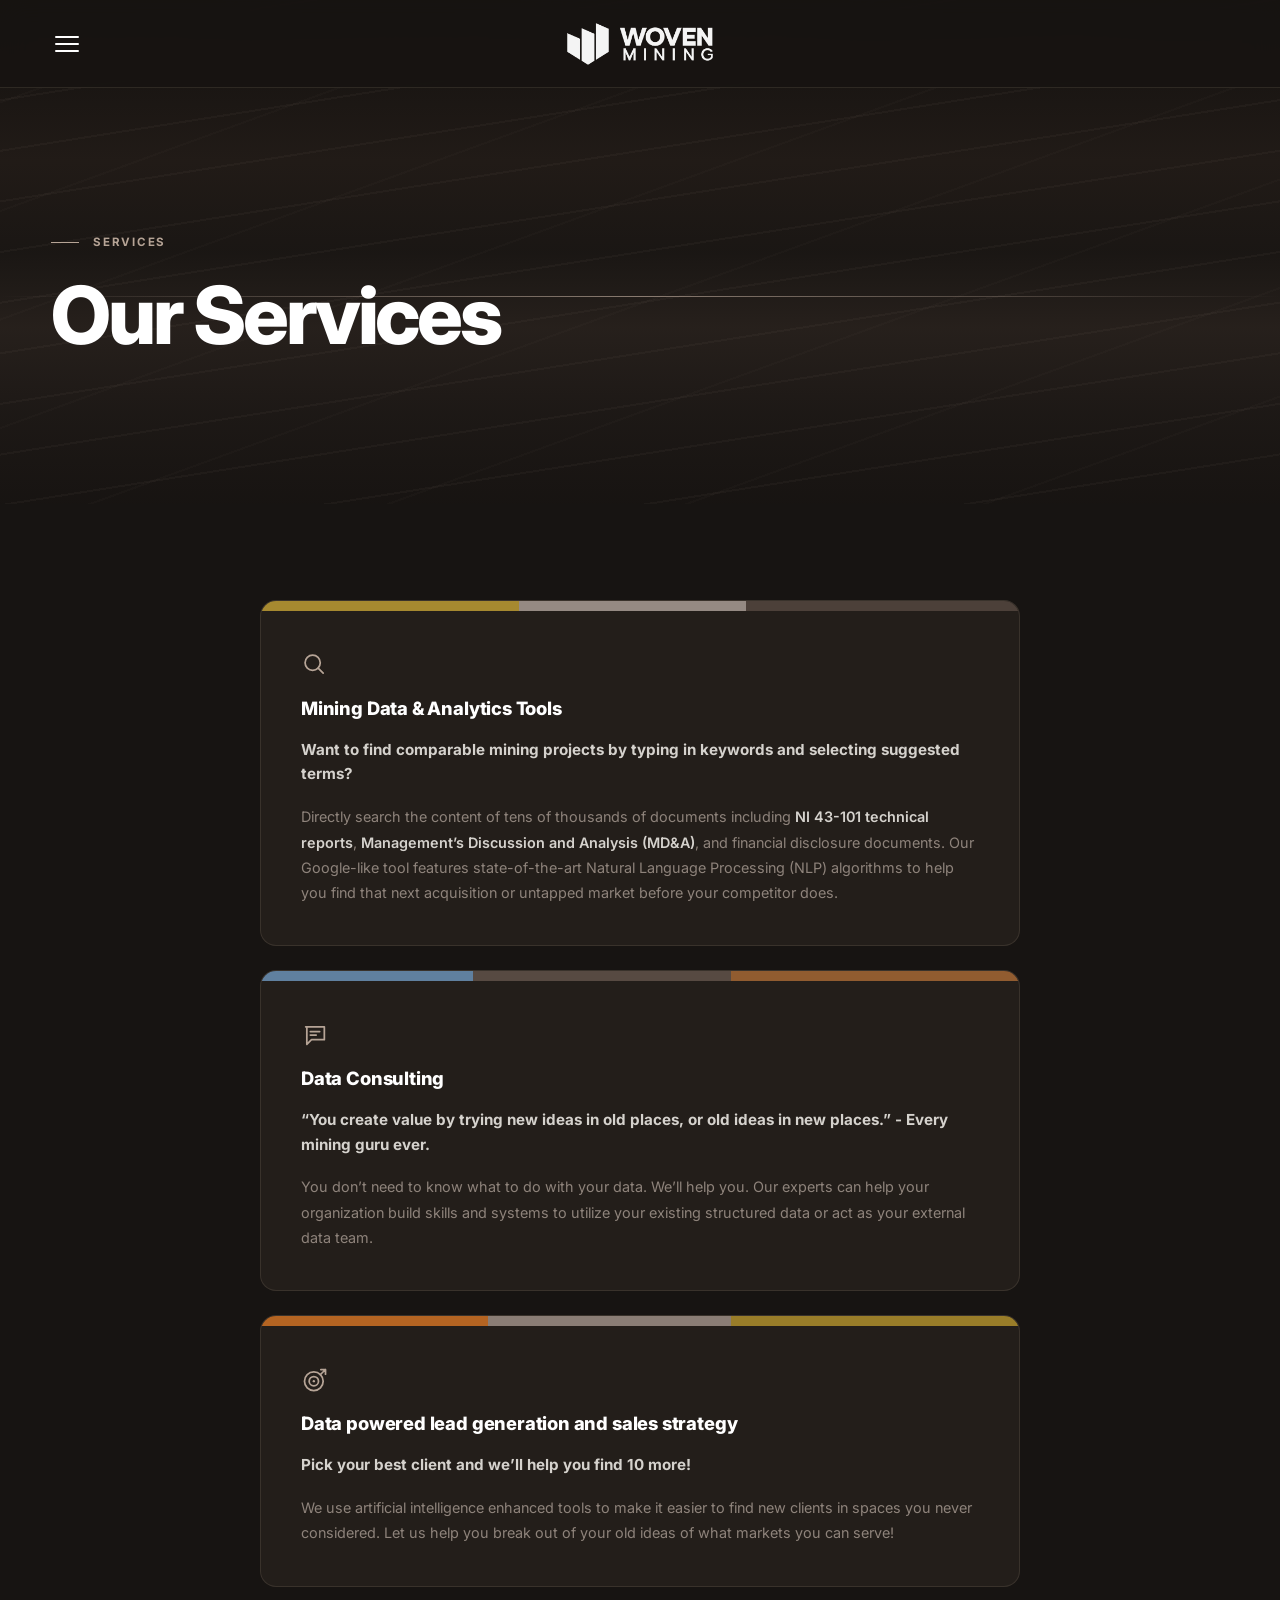
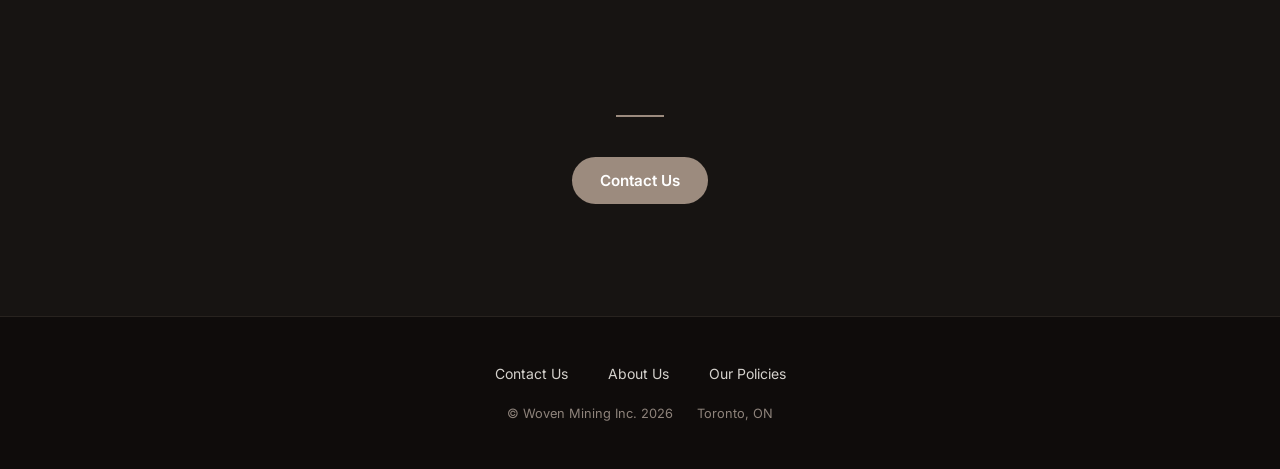
<file: services.html>
<!DOCTYPE html>
<html lang="en">
<head>
  <meta charset="UTF-8" />
  <meta name="viewport" content="width=device-width, initial-scale=1.0" />
  <meta name="description" content="View all of our service offerings including our NI 43-101 Data Portal, our Text AI for Mining Engineers tool, and Financial Disclosure Documents Database." />

  <!-- Open Graph -->
  <meta property="og:type"        content="website" />
  <meta property="og:title"       content="Services — Woven Mining" />
  <meta property="og:description" content="View all of our service offerings including our NI 43-101 Data Portal, our Text AI for Mining Engineers tool, and Financial Disclosure Documents Database." />
  <meta property="og:url"         content="https://wovenmining.ca/services" />
  <meta property="og:image"       content="https://wovenmining.ca/horizontal+White.webp" />

  <title>Services — Woven Mining</title>

  <link rel="icon" href="data:image/svg+xml,<svg xmlns='http://www.w3.org/2000/svg' viewBox='0 0 32 32'><rect width='32' height='32' rx='6' fill='%23171210'/><text x='16' y='23' font-family='system-ui' font-size='19' font-weight='900' fill='%23a08c78' text-anchor='middle'>W</text></svg>" />
  <link rel="canonical" href="https://wovenmining.ca/services" />

  <link rel="preconnect" href="https://fonts.googleapis.com" />
  <link rel="preconnect" href="https://fonts.gstatic.com" crossorigin />
  <link href="https://fonts.googleapis.com/css2?family=Inter:wght@400;500;600;700;800&display=swap" rel="stylesheet" />
  <link rel="stylesheet" href="css/styles.css" />
  <style>
    /* ═══════════════════════════════════════════════════
       SERVICES PAGE
    ═══════════════════════════════════════════════════ */

    /* ── Hero ─────────────────────────────────────────── */
    .page-hero {
      padding-top: var(--nav-height);
      min-height: 56vh;
      display: flex; align-items: center;
      position: relative; overflow: hidden;
    }

    /* Geological strata gradient */
    .strata-bg {
      position: absolute; inset: 0;
      background: linear-gradient(
        180deg,
        hsl(23,14%,7%)  0%,
        hsl(24,16%,9%) 18%,
        hsl(23,18%,11%) 32%,
        hsl(25,14%,9%)  50%,
        hsl(23,16%,13%) 65%,
        hsl(22,14%,10%) 82%,
        hsl(23,14%,8%) 100%
      );
    }

    /* Rock layer diagonal lines */
    .strata-lines {
      position: absolute; inset: 0;
      background-image:
        repeating-linear-gradient(
          -9deg,
          transparent 0, transparent 48px,
          hsla(26,13%,55%,0.055) 48px, hsla(26,13%,55%,0.055) 50px
        ),
        repeating-linear-gradient(
          -20deg,
          transparent 0, transparent 100px,
          hsla(26,13%,55%,0.03) 100px, hsla(26,13%,55%,0.03) 102px
        );
    }

    /* Seismic scan-line animation */
    .scan-line {
      position: absolute; left: 0; right: 0; height: 1px;
      background: linear-gradient(to right, transparent 0%, hsla(26,18%,65%,0.7) 50%, transparent 100%);
      animation: scanDown 7s ease-in-out infinite;
      z-index: 1;
    }
    @keyframes scanDown {
      0%   { top: 12%; opacity: 0; }
      8%   { opacity: 1; }
      92%  { opacity: 1; }
      100% { top: 88%; opacity: 0; }
    }

    .page-hero-inner {
      position: relative; z-index: 3;
      max-width: var(--max-w); margin: 0 auto; width: 100%;
      padding: 0 4vw;
    }

    .page-label {
      font-size: 0.72rem; font-weight: 700; letter-spacing: 0.15em;
      text-transform: uppercase; color: var(--accent-light);
      margin-bottom: 1.5rem;
      display: flex; align-items: center; gap: 14px;
    }
    .page-label::before {
      content: '';
      width: 28px; height: 1px; background: var(--accent-light);
    }

    .page-hero h1 {
      font-size: clamp(2.6rem, 6.5vw, 5rem);
      font-weight: 800; line-height: 1.04;
      letter-spacing: -0.04em;
      max-width: 680px;
    }

    /* ── Services detail grid ─────────────────────────── */
    .services-detail {
      padding: 6rem 4vw 7rem;
    }

    .services-detail-grid {
      max-width: 760px; margin: 0 auto;
      display: grid; grid-template-columns: 1fr; gap: 24px;
    }

    .service-detail-card {
      background: var(--bg2);
      border: 1px solid var(--border);
      border-radius: 16px; overflow: hidden;
      display: flex; flex-direction: column;
      transition: transform 0.25s, box-shadow 0.25s;
    }
    .service-detail-card:hover {
      transform: translateY(-5px);
      box-shadow: 0 24px 64px rgba(0,0,0,0.45);
    }

    /* Drill core sample bar at card top */
    .core-top { height: 10px; display: flex; }
    .core-seg-h { height: 100%; }

    .card-body {
      padding: 2.5rem;
      display: flex; flex-direction: column; gap: 1.1rem;
      flex: 1;
    }

    .service-detail-icon {
      width: 28px; height: 28px;
      color: var(--accent-light);
    }
    .service-detail-icon svg { width: 100%; height: 100%; display: block; }

    .service-detail-card h3 {
      font-size: 1.15rem; font-weight: 800;
      letter-spacing: -0.01em; line-height: 1.3;
    }

    .card-hook {
      font-size: 0.95rem; font-weight: 700;
      color: var(--off-white); line-height: 1.6;
    }

    .card-text {
      font-size: 0.9rem; color: var(--muted); line-height: 1.75;
    }
    .card-text strong { color: var(--off-white); font-weight: 600; }

    .service-detail-card .btn {
      margin-top: auto; align-self: flex-start;
    }

    /* ── Closing CTA ──────────────────────────────────── */
    .closing {
      padding: 1rem 4vw 7rem;
      text-align: center;
    }

    .closing-inner {
      max-width: 780px; margin: 0 auto;
    }

    .closing-divider {
      width: 48px; height: 2px;
      background: var(--accent); margin: 0 auto 2.5rem;
    }

    /* ── Responsive ───────────────────────────────────── */
    @media (prefers-reduced-motion: reduce) {
      .scan-line { animation: none; }
    }
  </style>
</head>
<body>

<!-- ─── Navigation ───────────────────────────────────────────── -->
<nav class="site-nav">
  <button class="hamburger" id="hamburger"
          aria-label="Toggle navigation menu"
          aria-controls="mobile-menu"
          aria-expanded="false">
    <span></span><span></span><span></span>
  </button>

  <a href="index.html" class="nav-logo">
    <img src="horizontal+White.webp" alt="Woven Mining" class="nav-logo-img" />
  </a>

  <div class="nav-spacer" aria-hidden="true"></div>
</nav>

<nav class="mobile-menu" id="mobile-menu" aria-label="Mobile navigation">
  <a href="services.html" aria-current="page">Our Services</a>
  <a href="portal/login/index.html">Data Portal Login</a>
  <a href="about.html">About</a>
  <a href="index.html#contact">Contact</a>
  <a href="blog/index.html">Blog</a>
</nav>

<!-- ─── Main content ─────────────────────────────────────────── -->
<main>

  <!-- ─── Hero ────────────────────────────────────────────── -->
  <header class="page-hero js-reveal-immediate">
    <div class="strata-bg"   aria-hidden="true"></div>
    <div class="strata-lines" aria-hidden="true"></div>
    <div class="scan-line"   aria-hidden="true"></div>

    <div class="page-hero-inner">
      <p class="page-label fade-up">Services</p>
      <h1 class="fade-up fade-up-delay-1">Our Services</h1>
    </div>
  </header>

  <!-- ─── Services detail ─────────────────────────────────── -->
  <section class="services-detail" aria-label="Our service offerings">
    <div class="services-detail-grid">

      <article class="service-detail-card fade-up" id="mining-data-analytics-tools">
        <div class="core-top" aria-hidden="true">
          <div class="core-seg-h" style="width:34%;background:hsl(45,55%,42%);"></div>
          <div class="core-seg-h" style="width:30%;background:hsl(23,8%,55%);"></div>
          <div class="core-seg-h" style="width:36%;background:hsl(23,14%,26%);"></div>
        </div>
        <div class="card-body">
          <div class="service-detail-icon" aria-hidden="true">
            <svg viewBox="0 0 24 24" fill="none" stroke="currentColor" stroke-width="1.5" stroke-linecap="round" stroke-linejoin="round">
              <circle cx="10" cy="10" r="6.5"/>
              <path d="M19 19l-4.3-4.3"/>
            </svg>
          </div>
          <h3>Mining Data &amp; Analytics Tools</h3>
          <p class="card-hook">Want to find comparable mining projects by typing in keywords and selecting suggested terms?</p>
          <p class="card-text">Directly search the content of tens of thousands of documents including <strong>NI 43-101 technical reports</strong>, <strong>Management’s Discussion and Analysis (MD&amp;A)</strong>, and financial disclosure documents. Our Google-like tool features state-of-the-art Natural Language Processing (NLP) algorithms to help you find that next acquisition or untapped market before your competitor does.</p>
        </div>
      </article>

      <article class="service-detail-card fade-up fade-up-delay-1" id="data-consulting">
        <div class="core-top" aria-hidden="true">
          <div class="core-seg-h" style="width:28%;background:hsl(210,25%,50%);"></div>
          <div class="core-seg-h" style="width:34%;background:hsl(23,14%,30%);"></div>
          <div class="core-seg-h" style="width:38%;background:hsl(27,50%,38%);"></div>
        </div>
        <div class="card-body">
          <div class="service-detail-icon" aria-hidden="true">
            <svg viewBox="0 0 24 24" fill="none" stroke="currentColor" stroke-width="1.5" stroke-linecap="round" stroke-linejoin="round">
              <path d="M4 5h16v11H9l-4 4V5z"/>
              <path d="M8 9h8M8 12h5"/>
            </svg>
          </div>
          <h3>Data Consulting</h3>
          <p class="card-hook">“You create value by trying new ideas in old places, or old ideas in new places.” - Every mining guru ever.</p>
          <p class="card-text">You don’t need to know what to do with your data. We’ll help you. Our experts can help your organization build skills and systems to utilize your existing structured data or act as your external data team.</p>
        </div>
      </article>

      <article class="service-detail-card fade-up fade-up-delay-2" id="lead-generation">
        <div class="core-top" aria-hidden="true">
          <div class="core-seg-h" style="width:30%;background:hsl(27,68%,42%);"></div>
          <div class="core-seg-h" style="width:32%;background:hsl(23,8%,50%);"></div>
          <div class="core-seg-h" style="width:38%;background:hsl(45,58%,38%);"></div>
        </div>
        <div class="card-body">
          <div class="service-detail-icon" aria-hidden="true">
            <svg viewBox="0 0 24 24" fill="none" stroke="currentColor" stroke-width="1.5" stroke-linecap="round" stroke-linejoin="round">
              <circle cx="11" cy="13" r="8"/>
              <circle cx="11" cy="13" r="4"/>
              <circle cx="11" cy="13" r="1" fill="currentColor" stroke="none"/>
              <path d="M16.5 7.5L21 3M21 3h-4M21 3v4"/>
            </svg>
          </div>
          <h3>Data powered lead generation and sales strategy</h3>
          <p class="card-hook">Pick your best client and we’ll help you find 10 more!</p>
          <p class="card-text">We use artificial intelligence enhanced tools to make it easier to find new clients in spaces you never considered. Let us help you break out of your old ideas of what markets you can serve!</p>
        </div>
      </article>

    </div>
  </section>

  <!-- ─── Closing CTA ─────────────────────────────────────── -->
  <section class="closing">
    <div class="closing-inner">
      <div class="closing-divider fade-up" aria-hidden="true"></div>
      <a href="index.html#contact" class="btn btn-primary fade-up fade-up-delay-1">Contact Us</a>
    </div>
  </section>

</main>

<!-- ─── Footer ───────────────────────────────────────────────── -->
<footer>
  <div class="footer-inner">
    <nav class="footer-links" aria-label="Footer navigation">
      <a href="index.html#contact">Contact Us</a>
      <a href="about.html">About Us</a>
      <a href="terms-of-use.html">Our Policies</a>
    </nav>
    <div class="footer-bottom">
      <p>© Woven Mining Inc. 2026</p>
      <p>Toronto, ON</p>
    </div>
  </div>
</footer>

<script src="js/main.js"></script>
</body>
</html>
</file>
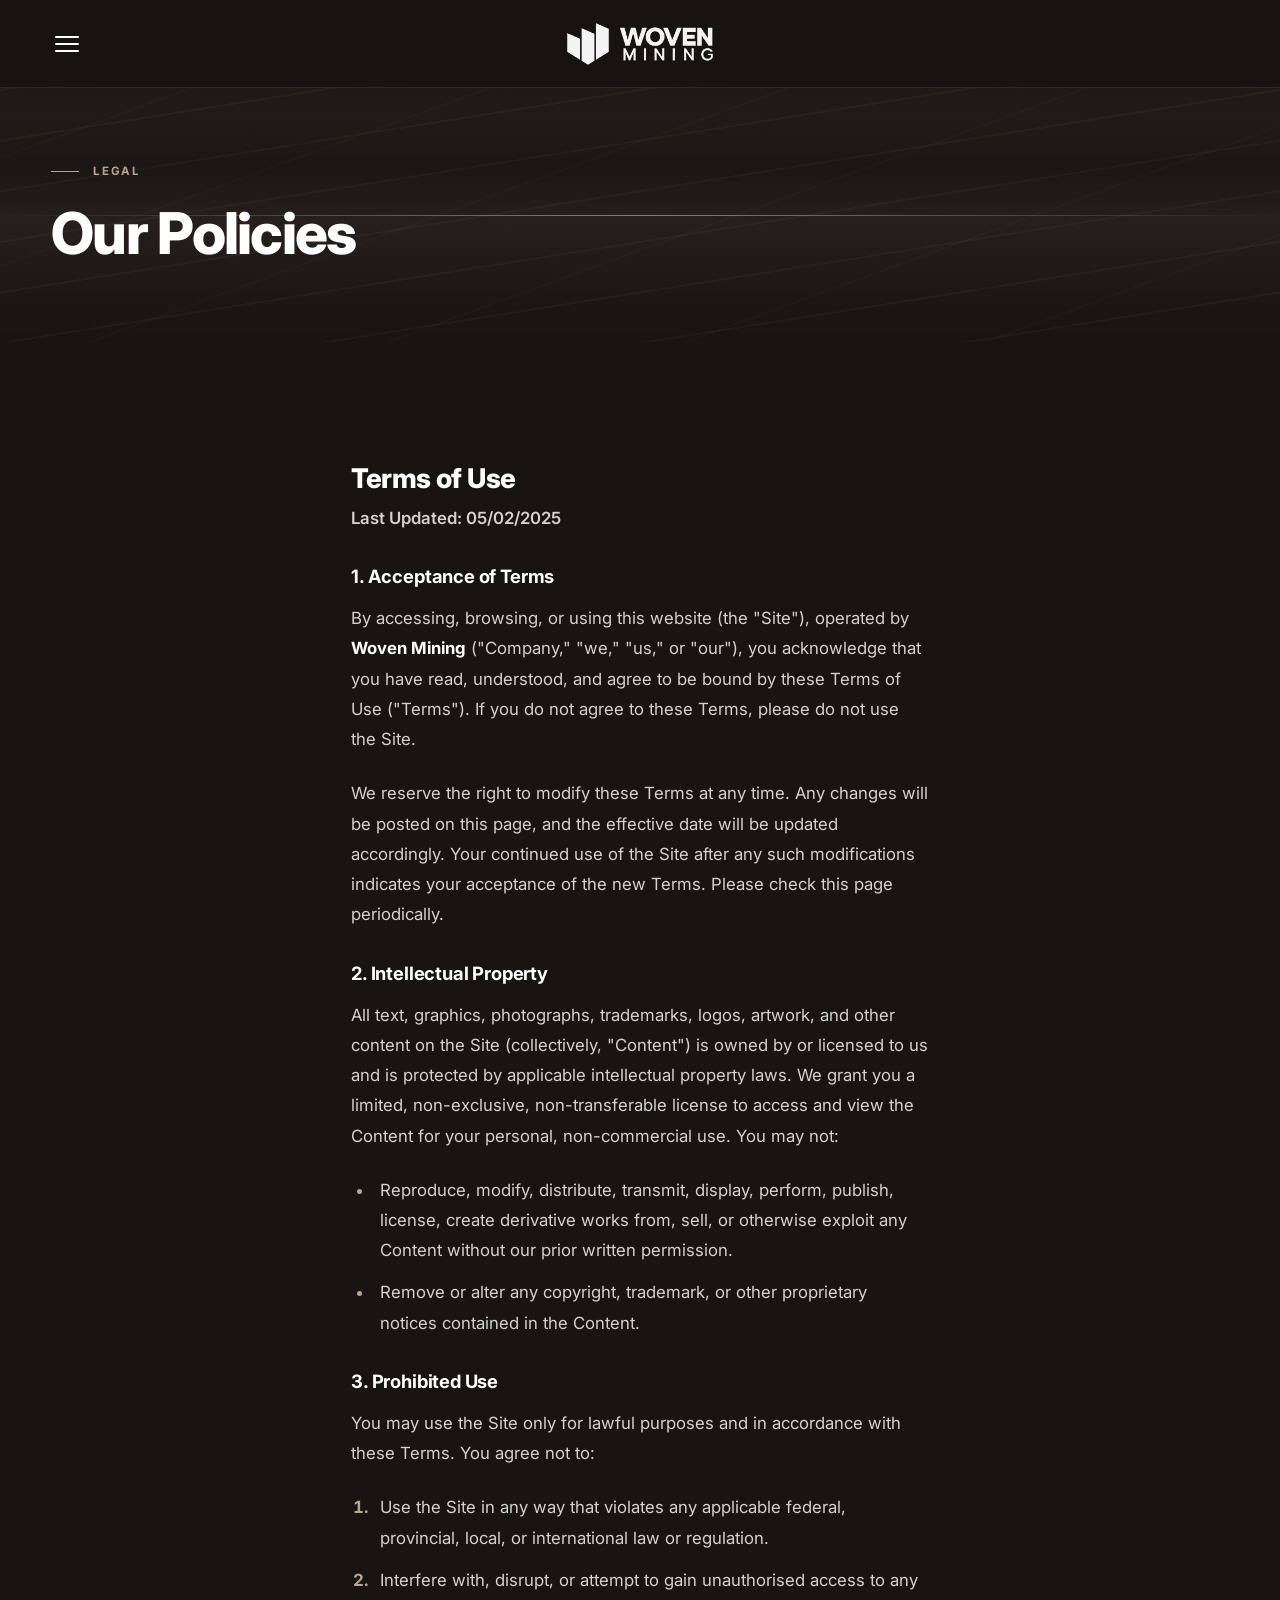
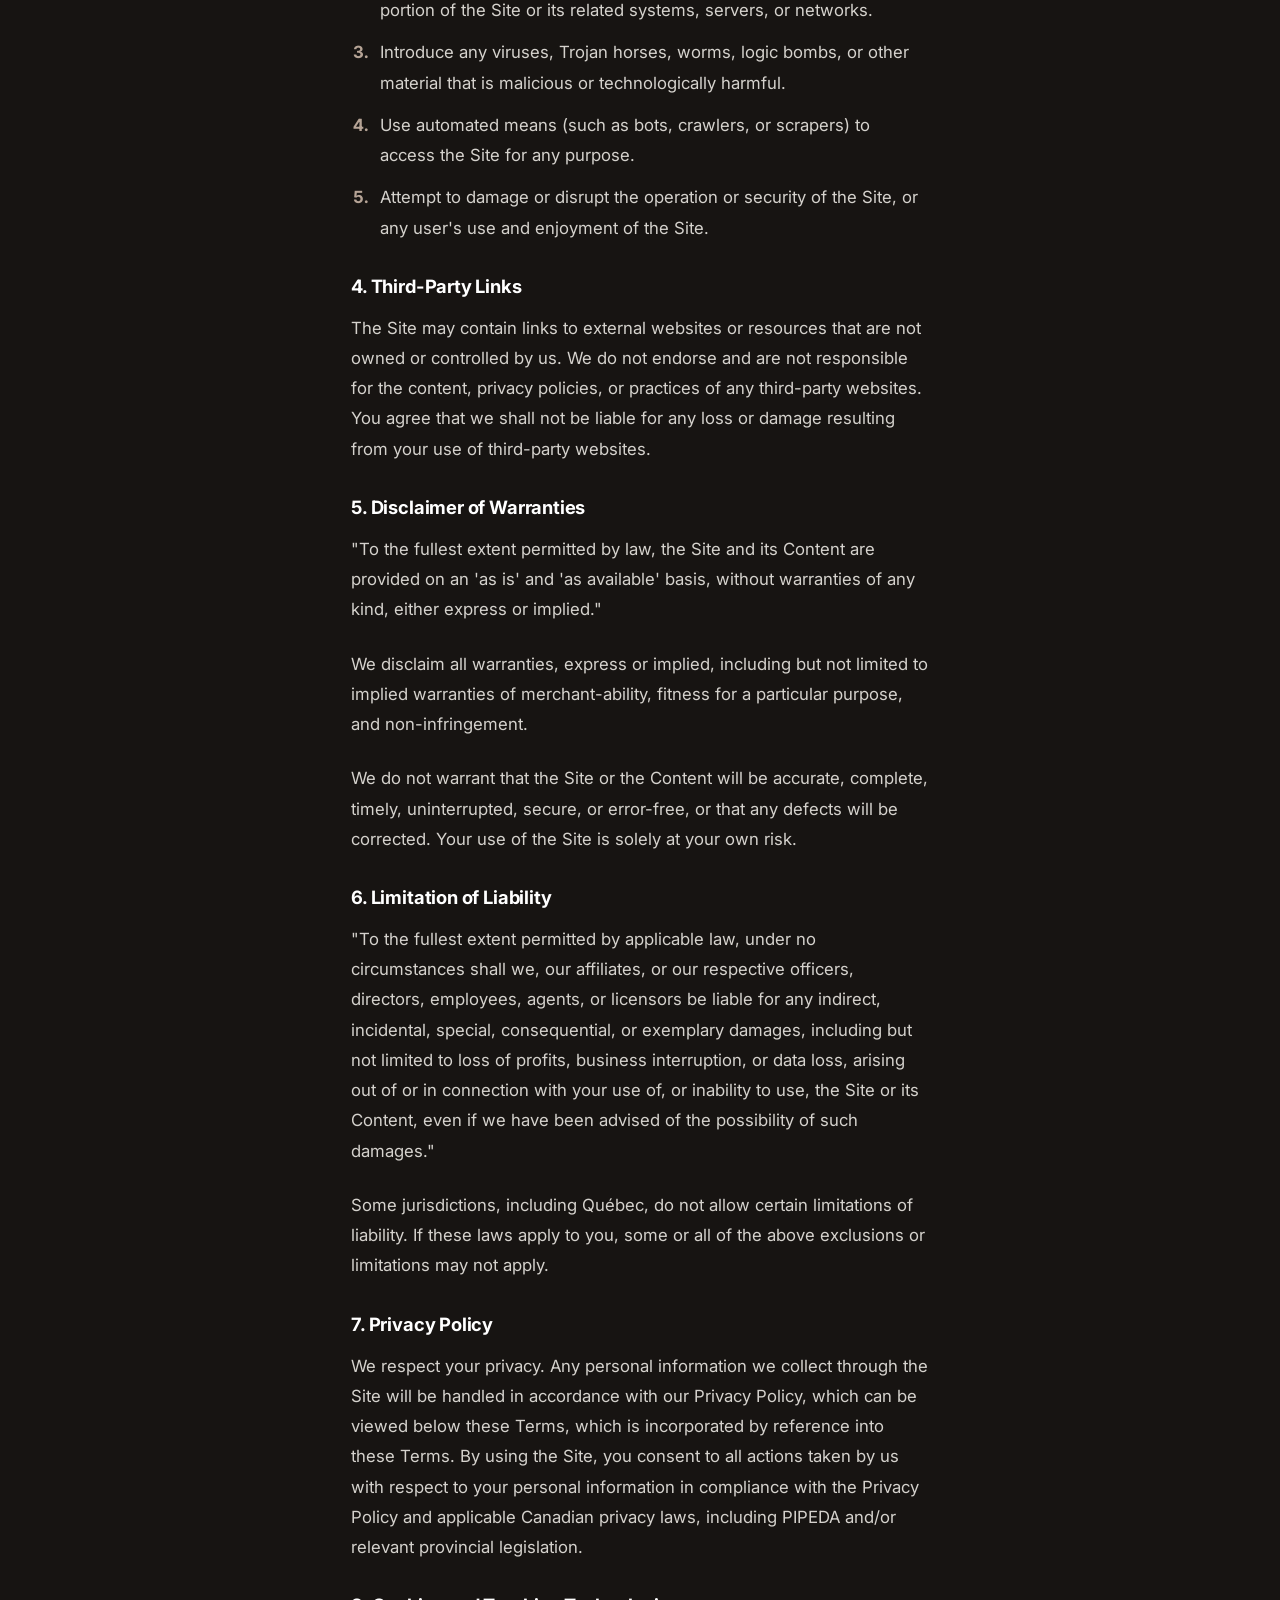
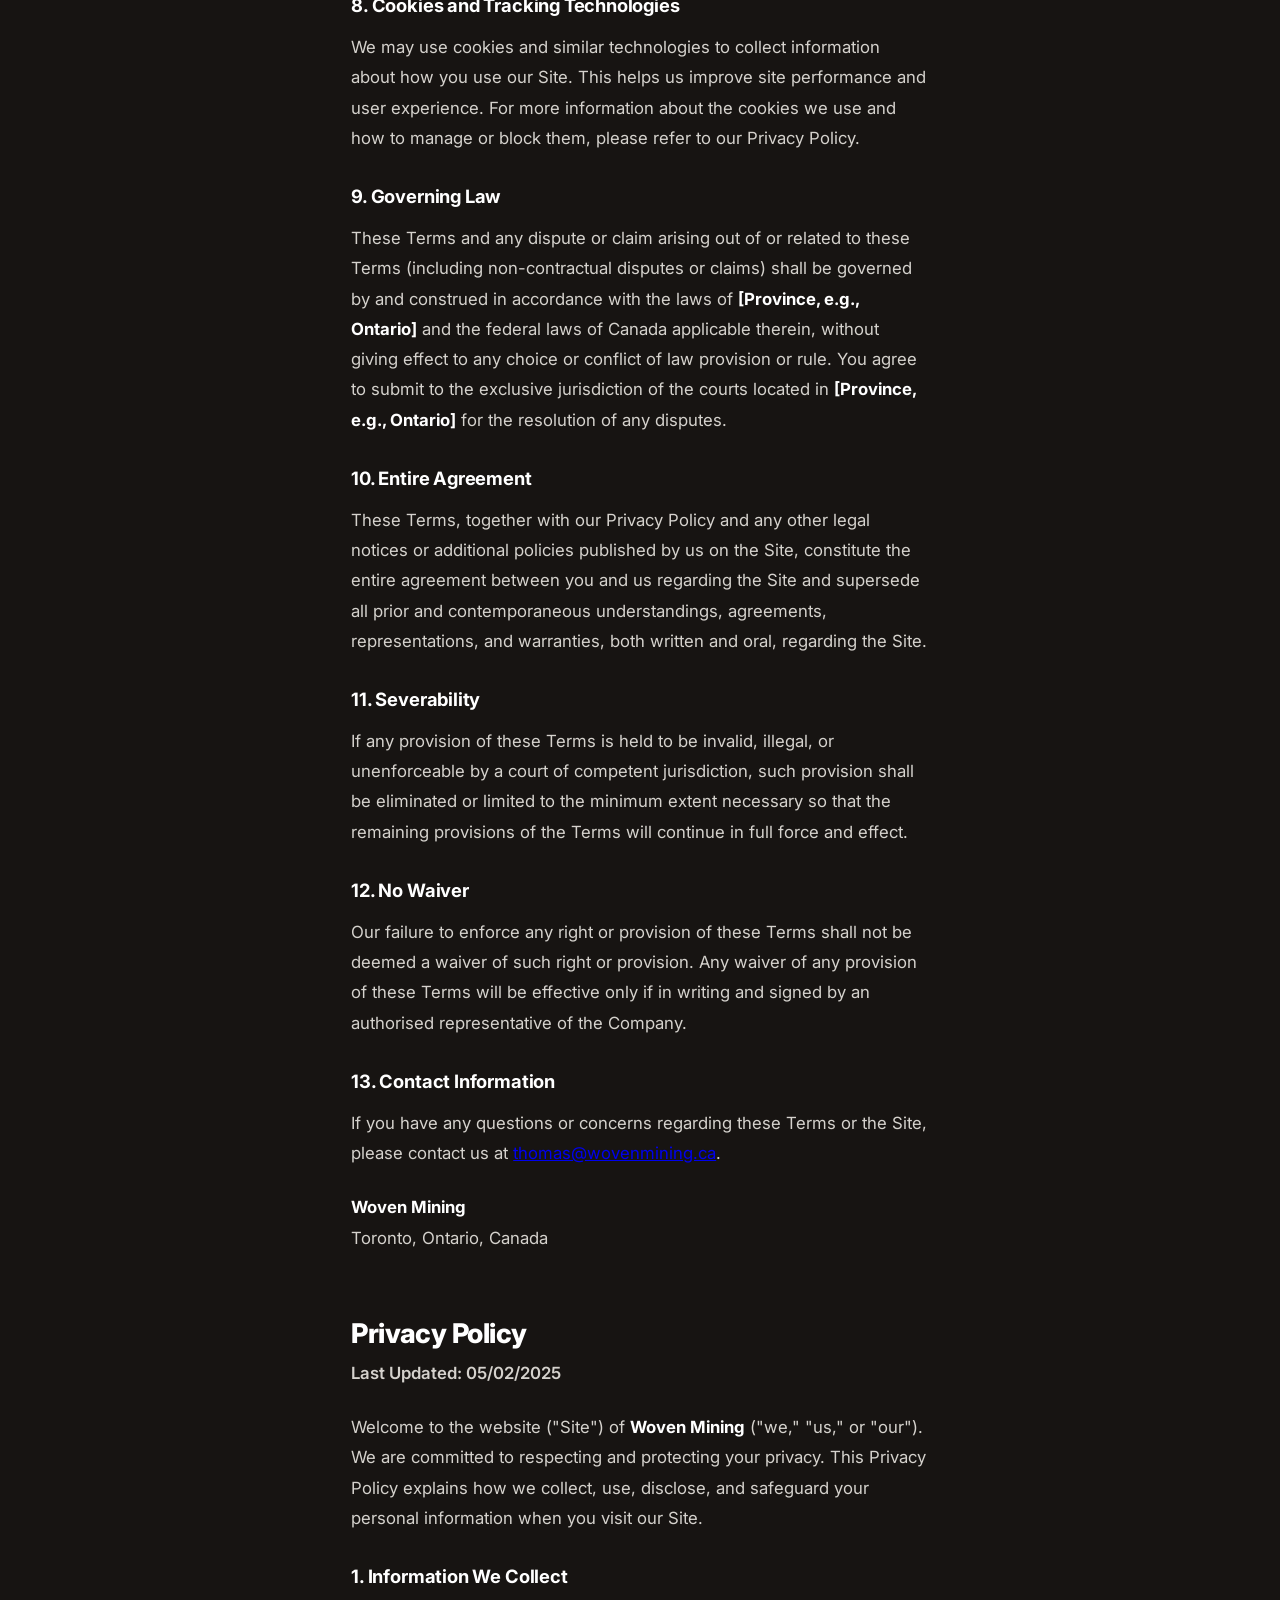
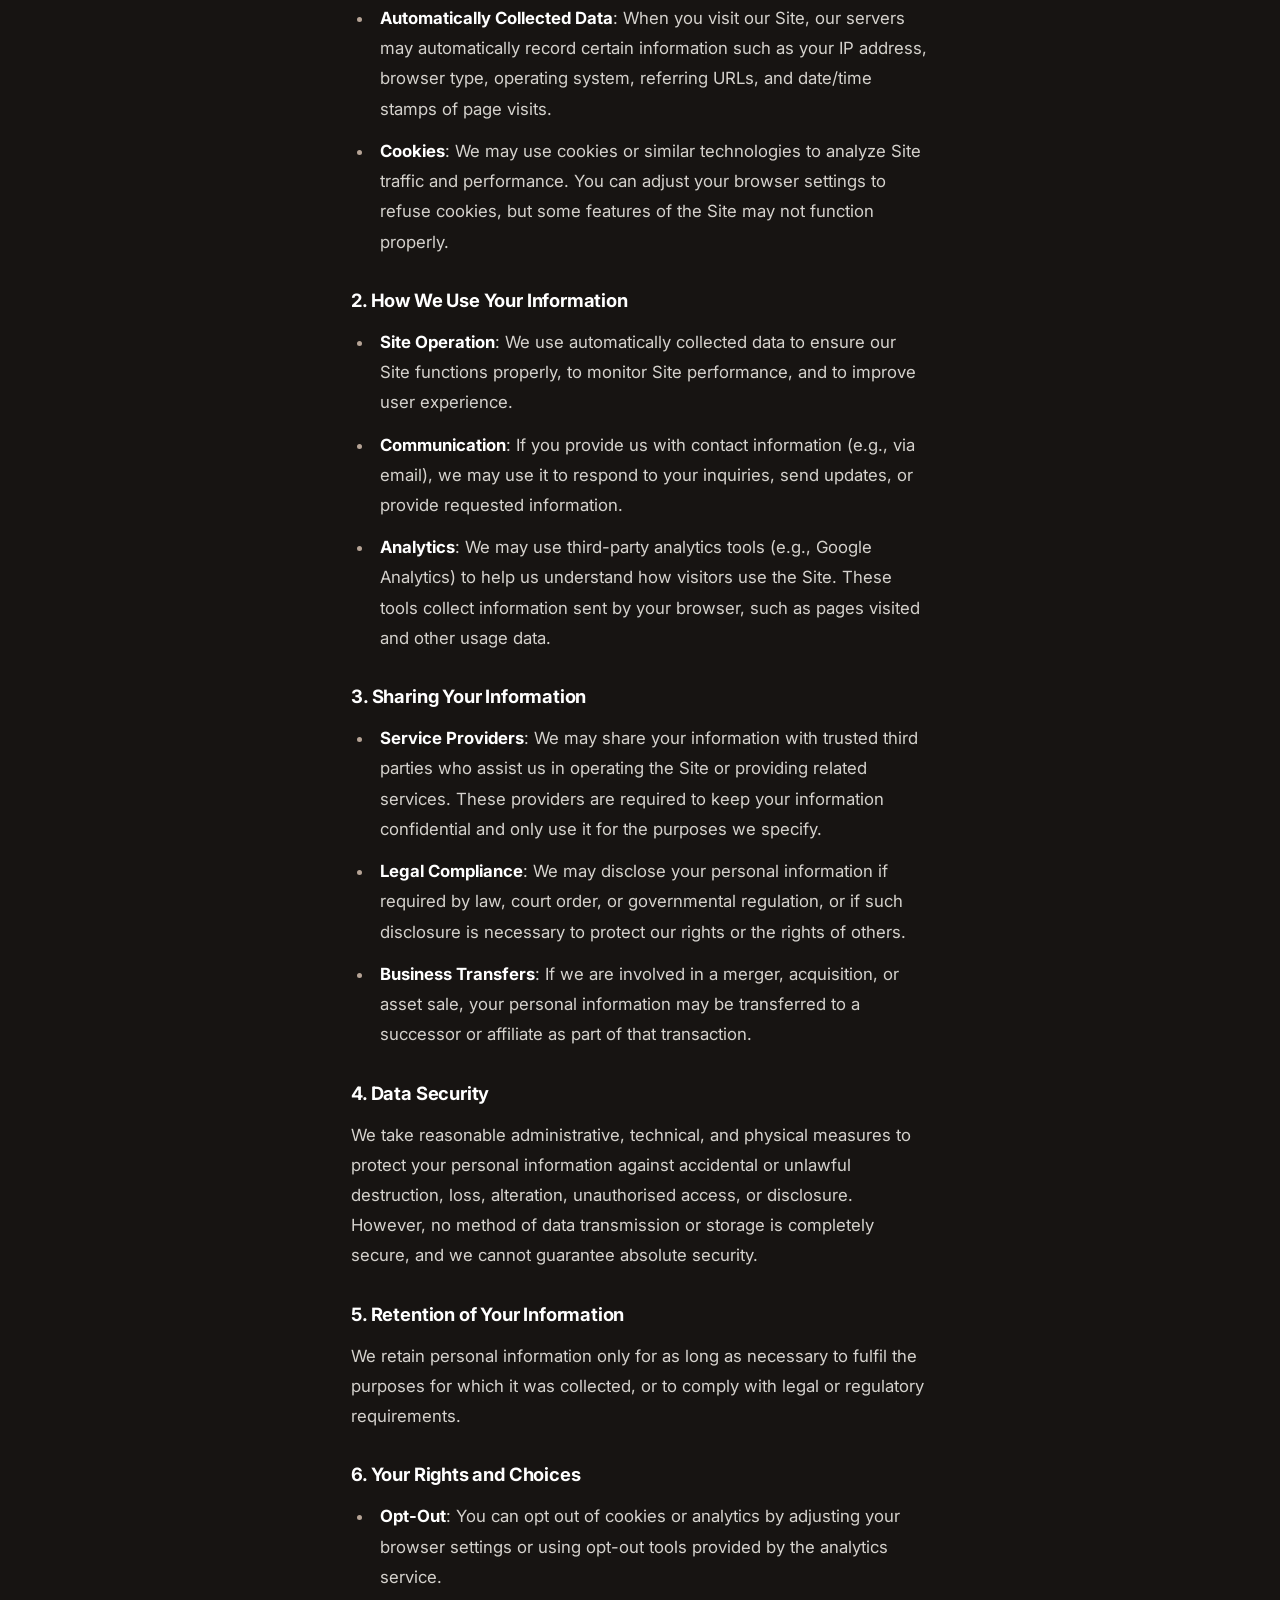
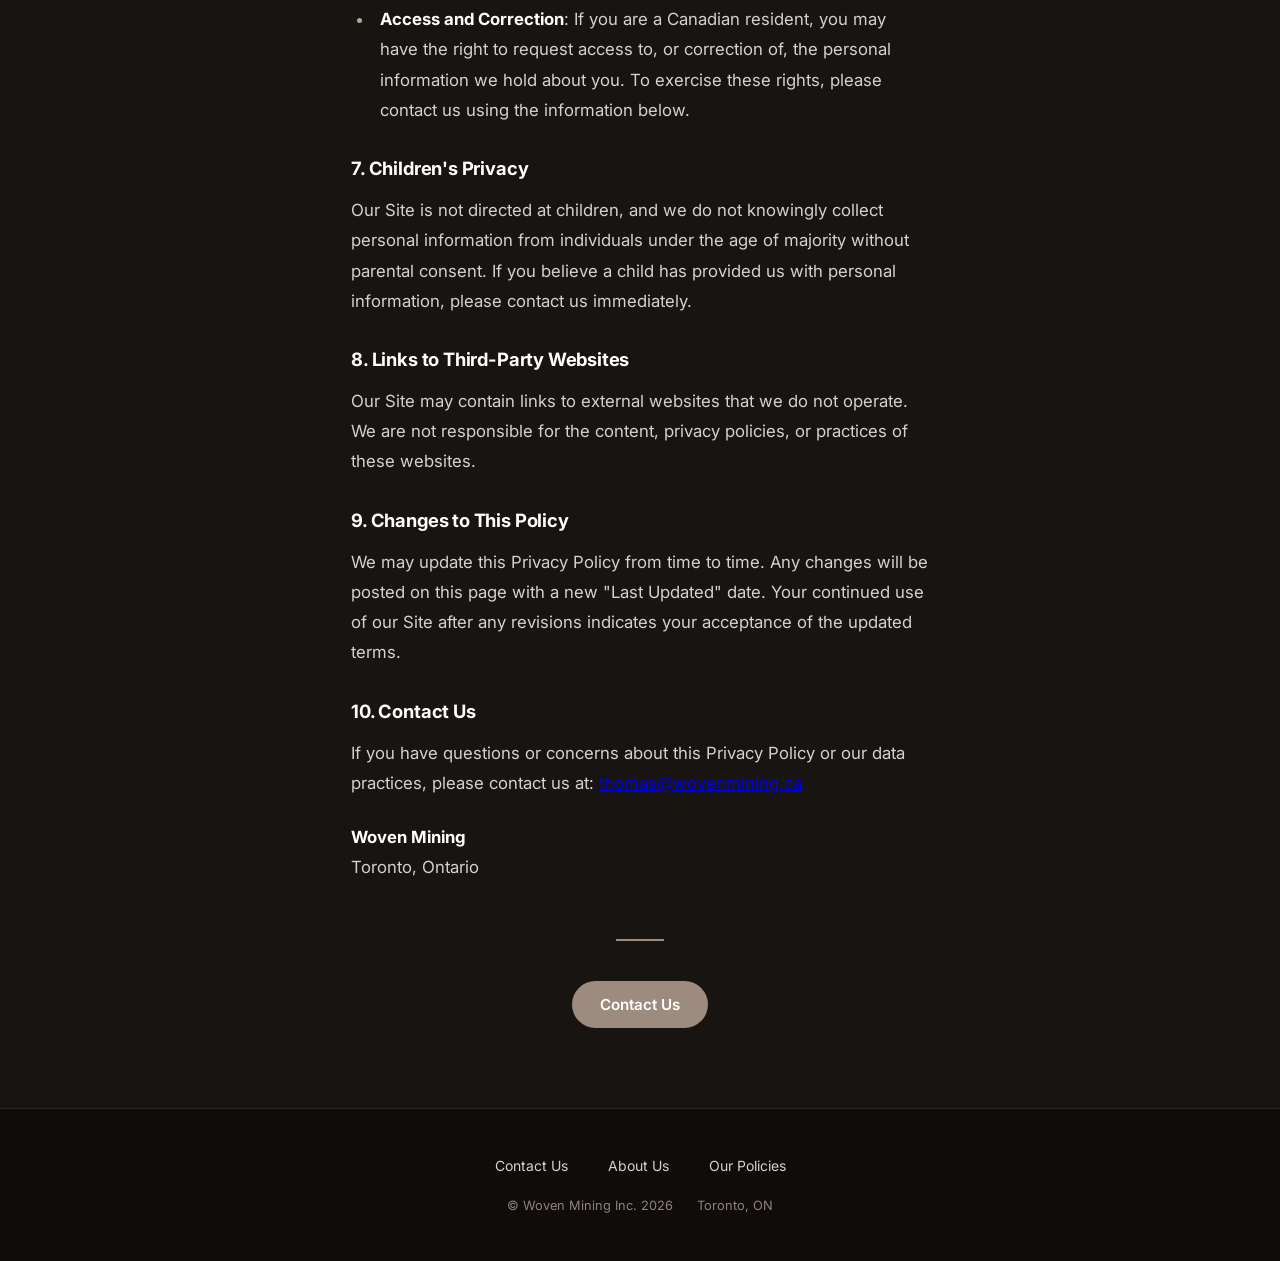
<file: terms-of-use.html>
<!DOCTYPE html>
<html lang="en">
<head>
  <meta charset="UTF-8" />
  <meta name="viewport" content="width=device-width, initial-scale=1.0" />
  <meta name="description" content="Terms of Use and Privacy Policy for Woven Mining." />

  <!-- Open Graph -->
  <meta property="og:type"        content="website" />
  <meta property="og:title"       content="Our Policies — Woven Mining" />
  <meta property="og:description" content="Terms of Use and Privacy Policy for Woven Mining." />
  <meta property="og:url"         content="https://wovenmining.ca/terms-of-use" />
  <meta property="og:image"       content="https://wovenmining.ca/horizontal+White.webp" />

  <title>Our Policies — Woven Mining</title>

  <link rel="icon" href="data:image/svg+xml,<svg xmlns='http://www.w3.org/2000/svg' viewBox='0 0 32 32'><rect width='32' height='32' rx='6' fill='%23171210'/><text x='16' y='23' font-family='system-ui' font-size='19' font-weight='900' fill='%23a08c78' text-anchor='middle'>W</text></svg>" />
  <link rel="canonical" href="https://wovenmining.ca/terms-of-use" />

  <link rel="preconnect" href="https://fonts.googleapis.com" />
  <link rel="preconnect" href="https://fonts.gstatic.com" crossorigin />
  <link href="https://fonts.googleapis.com/css2?family=Inter:wght@400;500;600;700;800&display=swap" rel="stylesheet" />
  <link rel="stylesheet" href="css/styles.css" />
  <style>
    /* ═══════════════════════════════════════════════════
       OUR POLICIES (TERMS OF USE / PRIVACY POLICY)
    ═══════════════════════════════════════════════════ */

    /* ── Hero ─────────────────────────────────────────── */
    .page-hero {
      padding-top: var(--nav-height);
      min-height: 38vh;
      display: flex; align-items: center;
      position: relative; overflow: hidden;
    }

    /* Geological strata gradient */
    .strata-bg {
      position: absolute; inset: 0;
      background: linear-gradient(
        180deg,
        hsl(23,14%,7%)  0%,
        hsl(24,16%,9%) 18%,
        hsl(23,18%,11%) 32%,
        hsl(25,14%,9%)  50%,
        hsl(23,16%,13%) 65%,
        hsl(22,14%,10%) 82%,
        hsl(23,14%,8%) 100%
      );
    }

    /* Rock layer diagonal lines */
    .strata-lines {
      position: absolute; inset: 0;
      background-image:
        repeating-linear-gradient(
          -9deg,
          transparent 0, transparent 48px,
          hsla(26,13%,55%,0.055) 48px, hsla(26,13%,55%,0.055) 50px
        ),
        repeating-linear-gradient(
          -20deg,
          transparent 0, transparent 100px,
          hsla(26,13%,55%,0.03) 100px, hsla(26,13%,55%,0.03) 102px
        );
    }

    /* Seismic scan-line animation */
    .scan-line {
      position: absolute; left: 0; right: 0; height: 1px;
      background: linear-gradient(to right, transparent 0%, hsla(26,18%,65%,0.7) 50%, transparent 100%);
      animation: scanDown 7s ease-in-out infinite;
      z-index: 1;
    }
    @keyframes scanDown {
      0%   { top: 12%; opacity: 0; }
      8%   { opacity: 1; }
      92%  { opacity: 1; }
      100% { top: 88%; opacity: 0; }
    }

    .page-hero-inner {
      position: relative; z-index: 3;
      max-width: var(--max-w); margin: 0 auto; width: 100%;
      padding: 0 4vw;
    }

    .page-label {
      font-size: 0.72rem; font-weight: 700; letter-spacing: 0.15em;
      text-transform: uppercase; color: var(--accent-light);
      margin-bottom: 1.5rem;
      display: flex; align-items: center; gap: 14px;
    }
    .page-label::before {
      content: '';
      width: 28px; height: 1px; background: var(--accent-light);
    }

    .page-hero h1 {
      font-size: clamp(2.2rem, 5.5vw, 3.6rem);
      font-weight: 800; line-height: 1.1;
      letter-spacing: -0.03em;
      max-width: 680px;
    }

    /* ── Policy sections ──────────────────────────────── */
    .policy-section + .policy-section { margin-top: 4rem; }

    .policy-section h2 {
      font-size: 1.7rem; font-weight: 800; letter-spacing: -0.02em;
      color: var(--white); margin-bottom: 0.5rem;
    }

    .policy-updated {
      font-size: 0.85rem; font-weight: 600; color: var(--muted);
      margin-bottom: 2rem;
    }

    /* ── Closing CTA ──────────────────────────────────── */
    .closing {
      padding: 1rem 4vw 5rem;
      text-align: center;
    }

    .closing-inner {
      max-width: 780px; margin: 0 auto;
    }

    .closing-divider {
      width: 48px; height: 2px;
      background: var(--accent); margin: 0 auto 2.5rem;
    }

    /* ── Responsive ───────────────────────────────────── */
    @media (prefers-reduced-motion: reduce) {
      .scan-line { animation: none; }
    }
  </style>
</head>
<body>

<!-- ─── Navigation ───────────────────────────────────────────── -->
<nav class="site-nav">
  <button class="hamburger" id="hamburger"
          aria-label="Toggle navigation menu"
          aria-controls="mobile-menu"
          aria-expanded="false">
    <span></span><span></span><span></span>
  </button>

  <a href="index.html" class="nav-logo">
    <img src="horizontal+White.webp" alt="Woven Mining" class="nav-logo-img" />
  </a>

  <div class="nav-spacer" aria-hidden="true"></div>
</nav>

<nav class="mobile-menu" id="mobile-menu" aria-label="Mobile navigation">
  <a href="services.html">Our Services</a>
  <a href="portal/login/index.html">Data Portal Login</a>
  <a href="about.html">About</a>
  <a href="index.html#contact">Contact</a>
  <a href="blog/index.html">Blog</a>
</nav>

<!-- ─── Main content ─────────────────────────────────────────── -->
<main>

  <!-- ─── Hero ────────────────────────────────────────────── -->
  <header class="page-hero js-reveal-immediate">
    <div class="strata-bg"   aria-hidden="true"></div>
    <div class="strata-lines" aria-hidden="true"></div>
    <div class="scan-line"   aria-hidden="true"></div>

    <div class="page-hero-inner">
      <p class="page-label fade-up">Legal</p>
      <h1 class="fade-up fade-up-delay-1">Our Policies</h1>
    </div>
  </header>

  <!-- ─── Policy body ─────────────────────────────────────── -->
  <article class="post-body">

    <section class="policy-section">
      <h2>Terms of Use</h2>
      <p class="policy-updated">Last Updated: 05/02/2025</p>

      <h3>1. Acceptance of Terms</h3>
      <p>By accessing, browsing, or using this website (the "Site"), operated by <strong>Woven Mining</strong> ("Company," "we," "us," or "our"), you acknowledge that you have read, understood, and agree to be bound by these Terms of Use ("Terms"). If you do not agree to these Terms, please do not use the Site.</p>
      <p>We reserve the right to modify these Terms at any time. Any changes will be posted on this page, and the effective date will be updated accordingly. Your continued use of the Site after any such modifications indicates your acceptance of the new Terms. Please check this page periodically.</p>

      <h3>2. Intellectual Property</h3>
      <p>All text, graphics, photographs, trademarks, logos, artwork, and other content on the Site (collectively, "Content") is owned by or licensed to us and is protected by applicable intellectual property laws. We grant you a limited, non-exclusive, non-transferable license to access and view the Content for your personal, non-commercial use. You may not:</p>
      <ul>
        <li>Reproduce, modify, distribute, transmit, display, perform, publish, license, create derivative works from, sell, or otherwise exploit any Content without our prior written permission.</li>
        <li>Remove or alter any copyright, trademark, or other proprietary notices contained in the Content.</li>
      </ul>

      <h3>3. Prohibited Use</h3>
      <p>You may use the Site only for lawful purposes and in accordance with these Terms. You agree not to:</p>
      <ol>
        <li>Use the Site in any way that violates any applicable federal, provincial, local, or international law or regulation.</li>
        <li>Interfere with, disrupt, or attempt to gain unauthorised access to any portion of the Site or its related systems, servers, or networks.</li>
        <li>Introduce any viruses, Trojan horses, worms, logic bombs, or other material that is malicious or technologically harmful.</li>
        <li>Use automated means (such as bots, crawlers, or scrapers) to access the Site for any purpose.</li>
        <li>Attempt to damage or disrupt the operation or security of the Site, or any user's use and enjoyment of the Site.</li>
      </ol>

      <h3>4. Third-Party Links</h3>
      <p>The Site may contain links to external websites or resources that are not owned or controlled by us. We do not endorse and are not responsible for the content, privacy policies, or practices of any third-party websites. You agree that we shall not be liable for any loss or damage resulting from your use of third-party websites.</p>

      <h3>5. Disclaimer of Warranties</h3>
      <p>"To the fullest extent permitted by law, the Site and its Content are provided on an 'as is' and 'as available' basis, without warranties of any kind, either express or implied."</p>
      <p>We disclaim all warranties, express or implied, including but not limited to implied warranties of merchant-ability, fitness for a particular purpose, and non-infringement.</p>
      <p>We do not warrant that the Site or the Content will be accurate, complete, timely, uninterrupted, secure, or error-free, or that any defects will be corrected. Your use of the Site is solely at your own risk.</p>

      <h3>6. Limitation of Liability</h3>
      <p>"To the fullest extent permitted by applicable law, under no circumstances shall we, our affiliates, or our respective officers, directors, employees, agents, or licensors be liable for any indirect, incidental, special, consequential, or exemplary damages, including but not limited to loss of profits, business interruption, or data loss, arising out of or in connection with your use of, or inability to use, the Site or its Content, even if we have been advised of the possibility of such damages."</p>
      <p>Some jurisdictions, including Québec, do not allow certain limitations of liability. If these laws apply to you, some or all of the above exclusions or limitations may not apply.</p>

      <h3>7. Privacy Policy</h3>
      <p>We respect your privacy. Any personal information we collect through the Site will be handled in accordance with our Privacy Policy, which can be viewed below these Terms, which is incorporated by reference into these Terms. By using the Site, you consent to all actions taken by us with respect to your personal information in compliance with the Privacy Policy and applicable Canadian privacy laws, including PIPEDA and/or relevant provincial legislation.</p>

      <h3>8. Cookies and Tracking Technologies</h3>
      <p>We may use cookies and similar technologies to collect information about how you use our Site. This helps us improve site performance and user experience. For more information about the cookies we use and how to manage or block them, please refer to our Privacy Policy.</p>

      <h3>9. Governing Law</h3>
      <p>These Terms and any dispute or claim arising out of or related to these Terms (including non-contractual disputes or claims) shall be governed by and construed in accordance with the laws of <strong>[Province, e.g., Ontario]</strong> and the federal laws of Canada applicable therein, without giving effect to any choice or conflict of law provision or rule. You agree to submit to the exclusive jurisdiction of the courts located in <strong>[Province, e.g., Ontario]</strong> for the resolution of any disputes.</p>

      <h3>10. Entire Agreement</h3>
      <p>These Terms, together with our Privacy Policy and any other legal notices or additional policies published by us on the Site, constitute the entire agreement between you and us regarding the Site and supersede all prior and contemporaneous understandings, agreements, representations, and warranties, both written and oral, regarding the Site.</p>

      <h3>11. Severability</h3>
      <p>If any provision of these Terms is held to be invalid, illegal, or unenforceable by a court of competent jurisdiction, such provision shall be eliminated or limited to the minimum extent necessary so that the remaining provisions of the Terms will continue in full force and effect.</p>

      <h3>12. No Waiver</h3>
      <p>Our failure to enforce any right or provision of these Terms shall not be deemed a waiver of such right or provision. Any waiver of any provision of these Terms will be effective only if in writing and signed by an authorised representative of the Company.</p>

      <h3>13. Contact Information</h3>
      <p>If you have any questions or concerns regarding these Terms or the Site, please contact us at <a href="mailto:thomas@wovenmining.ca">thomas@wovenmining.ca</a>.</p>
      <p><strong>Woven Mining</strong><br>Toronto, Ontario, Canada</p>
    </section>

    <section class="policy-section">
      <h2>Privacy Policy</h2>
      <p class="policy-updated">Last Updated: 05/02/2025</p>

      <p>Welcome to the website ("Site") of <strong>Woven Mining</strong> ("we," "us," or "our"). We are committed to respecting and protecting your privacy. This Privacy Policy explains how we collect, use, disclose, and safeguard your personal information when you visit our Site.</p>

      <h3>1. Information We Collect</h3>
      <ul>
        <li><strong>Automatically Collected Data</strong>: When you visit our Site, our servers may automatically record certain information such as your IP address, browser type, operating system, referring URLs, and date/time stamps of page visits.</li>
        <li><strong>Cookies</strong>: We may use cookies or similar technologies to analyze Site traffic and performance. You can adjust your browser settings to refuse cookies, but some features of the Site may not function properly.</li>
      </ul>

      <h3>2. How We Use Your Information</h3>
      <ul>
        <li><strong>Site Operation</strong>: We use automatically collected data to ensure our Site functions properly, to monitor Site performance, and to improve user experience.</li>
        <li><strong>Communication</strong>: If you provide us with contact information (e.g., via email), we may use it to respond to your inquiries, send updates, or provide requested information.</li>
        <li><strong>Analytics</strong>: We may use third-party analytics tools (e.g., Google Analytics) to help us understand how visitors use the Site. These tools collect information sent by your browser, such as pages visited and other usage data.</li>
      </ul>

      <h3>3. Sharing Your Information</h3>
      <ul>
        <li><strong>Service Providers</strong>: We may share your information with trusted third parties who assist us in operating the Site or providing related services. These providers are required to keep your information confidential and only use it for the purposes we specify.</li>
        <li><strong>Legal Compliance</strong>: We may disclose your personal information if required by law, court order, or governmental regulation, or if such disclosure is necessary to protect our rights or the rights of others.</li>
        <li><strong>Business Transfers</strong>: If we are involved in a merger, acquisition, or asset sale, your personal information may be transferred to a successor or affiliate as part of that transaction.</li>
      </ul>

      <h3>4. Data Security</h3>
      <p>We take reasonable administrative, technical, and physical measures to protect your personal information against accidental or unlawful destruction, loss, alteration, unauthorised access, or disclosure. However, no method of data transmission or storage is completely secure, and we cannot guarantee absolute security.</p>

      <h3>5. Retention of Your Information</h3>
      <p>We retain personal information only for as long as necessary to fulfil the purposes for which it was collected, or to comply with legal or regulatory requirements.</p>

      <h3>6. Your Rights and Choices</h3>
      <ul>
        <li><strong>Opt-Out</strong>: You can opt out of cookies or analytics by adjusting your browser settings or using opt-out tools provided by the analytics service.</li>
        <li><strong>Access and Correction</strong>: If you are a Canadian resident, you may have the right to request access to, or correction of, the personal information we hold about you. To exercise these rights, please contact us using the information below.</li>
      </ul>

      <h3>7. Children's Privacy</h3>
      <p>Our Site is not directed at children, and we do not knowingly collect personal information from individuals under the age of majority without parental consent. If you believe a child has provided us with personal information, please contact us immediately.</p>

      <h3>8. Links to Third-Party Websites</h3>
      <p>Our Site may contain links to external websites that we do not operate. We are not responsible for the content, privacy policies, or practices of these websites.</p>

      <h3>9. Changes to This Policy</h3>
      <p>We may update this Privacy Policy from time to time. Any changes will be posted on this page with a new "Last Updated" date. Your continued use of our Site after any revisions indicates your acceptance of the updated terms.</p>

      <h3>10. Contact Us</h3>
      <p>If you have questions or concerns about this Privacy Policy or our data practices, please contact us at: <a href="mailto:thomas@wovenmining.ca">thomas@wovenmining.ca</a></p>
      <p><strong>Woven Mining</strong><br>Toronto, Ontario</p>
    </section>

  </article>

  <!-- ─── Closing CTA ─────────────────────────────────────── -->
  <section class="closing">
    <div class="closing-inner">
      <div class="closing-divider fade-up" aria-hidden="true"></div>
      <a href="index.html#contact" class="btn btn-primary fade-up fade-up-delay-1">Contact Us</a>
    </div>
  </section>

</main>

<!-- ─── Footer ───────────────────────────────────────────────── -->
<footer>
  <div class="footer-inner">
    <nav class="footer-links" aria-label="Footer navigation">
      <a href="index.html#contact">Contact Us</a>
      <a href="about.html">About Us</a>
      <a href="terms-of-use.html" aria-current="page">Our Policies</a>
    </nav>
    <div class="footer-bottom">
      <p>© Woven Mining Inc. 2026</p>
      <p>Toronto, ON</p>
    </div>
  </div>
</footer>

<script src="js/main.js"></script>
</body>
</html>
</file>
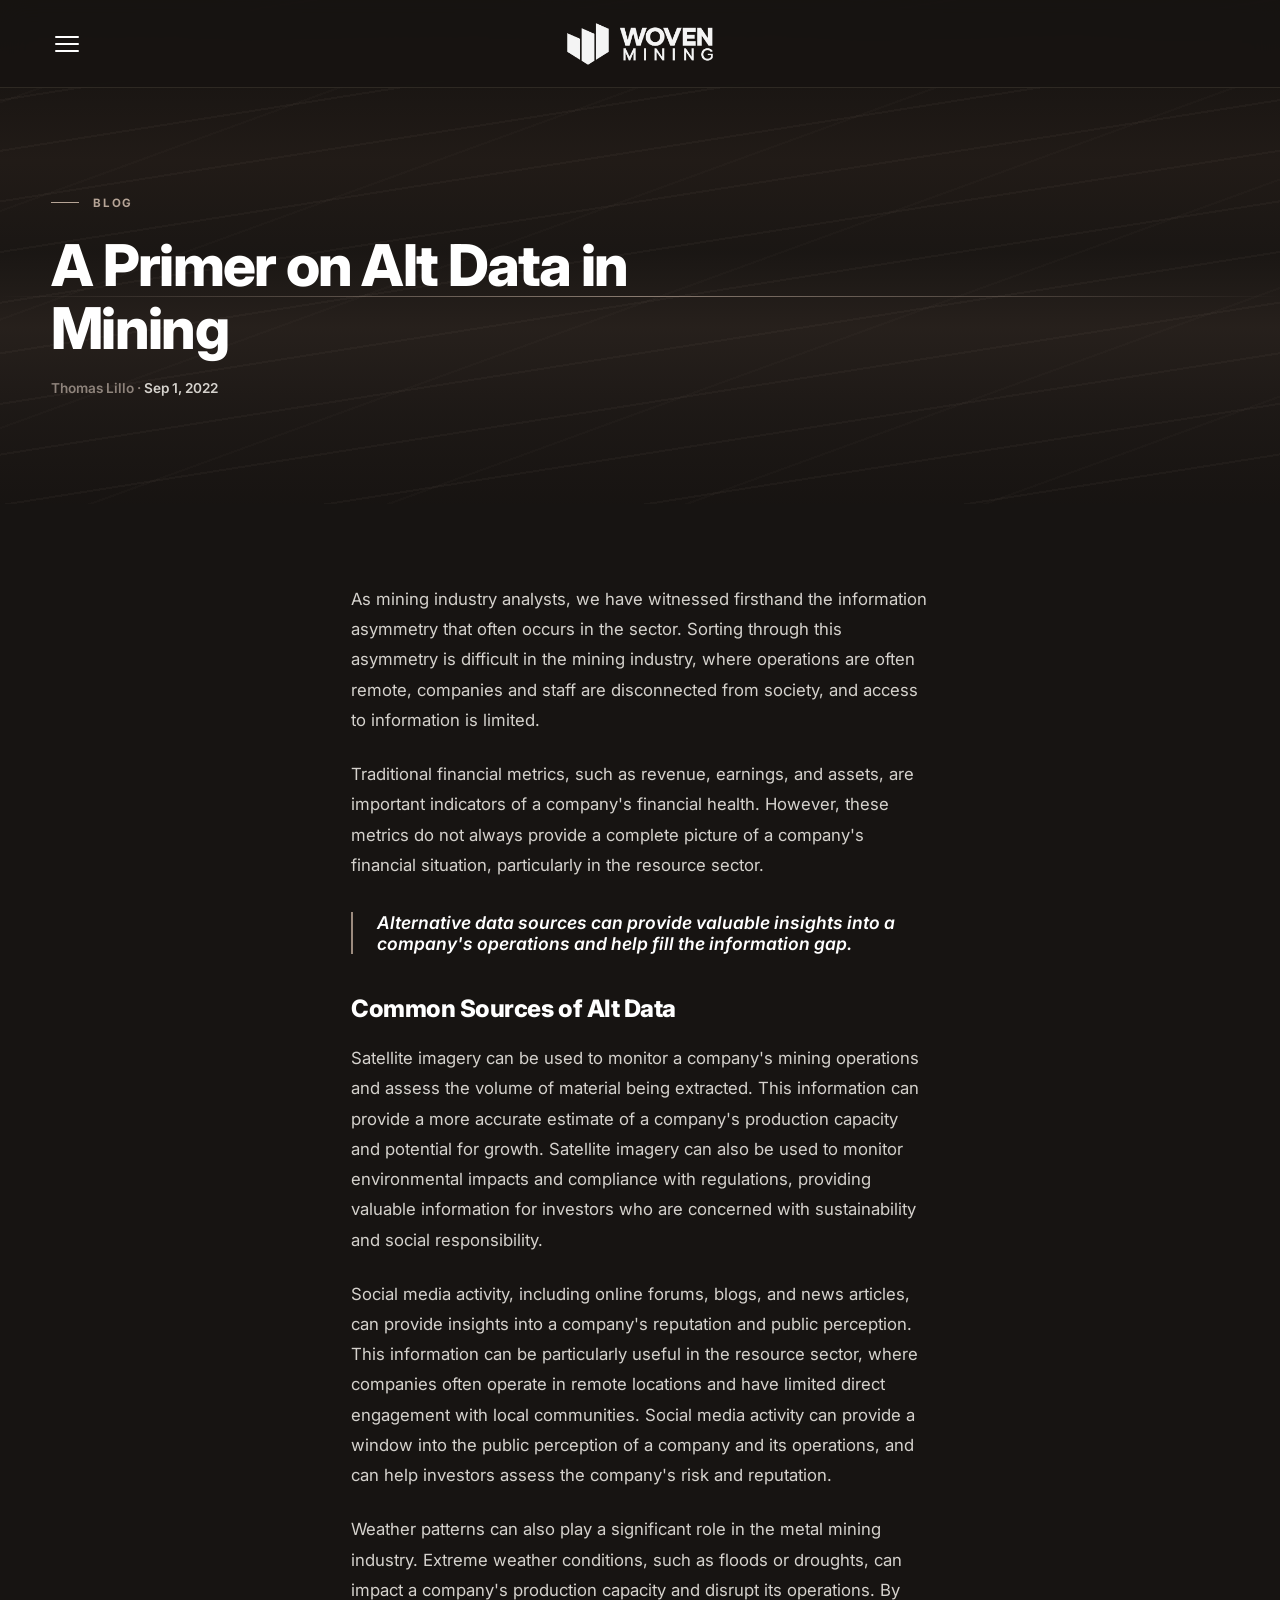
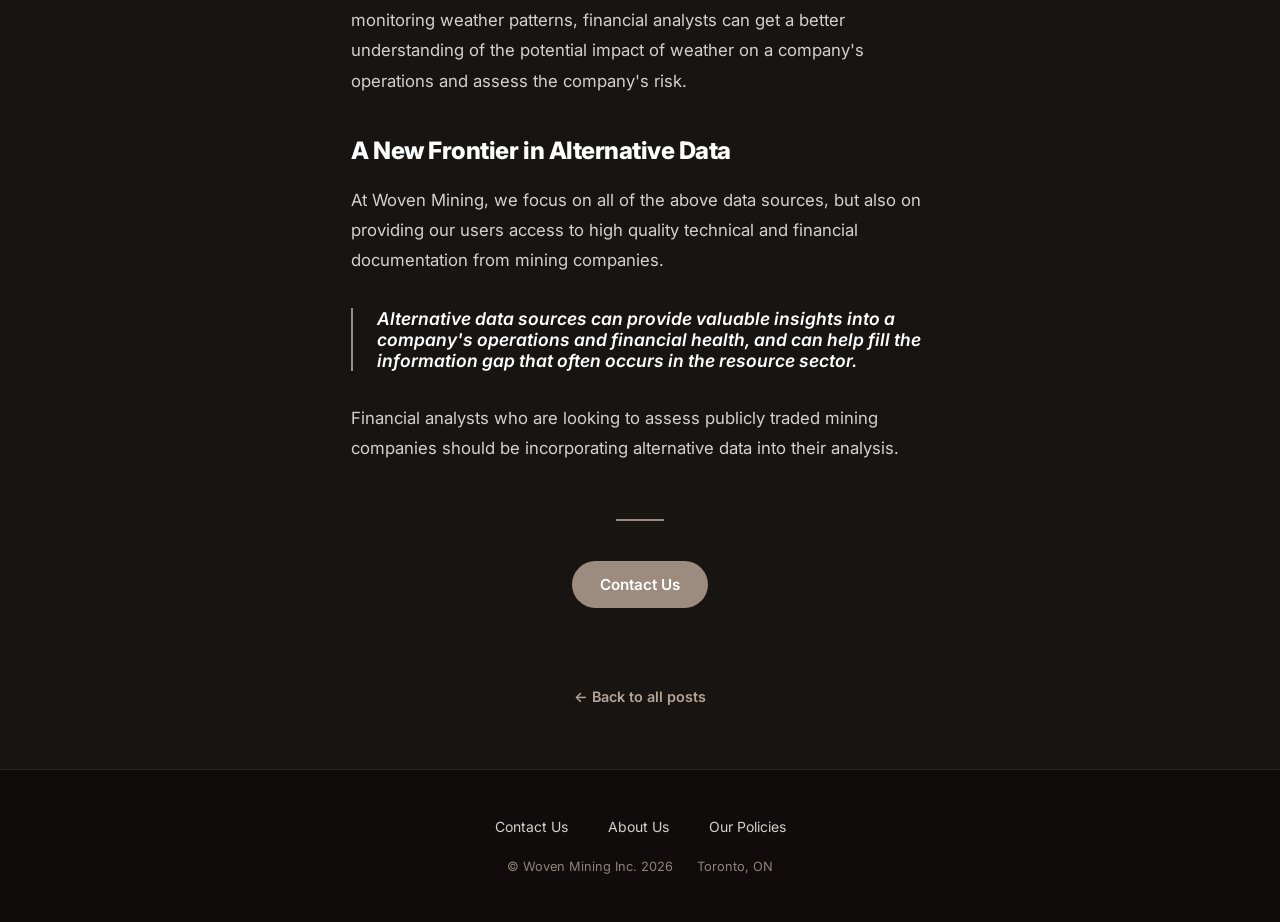
<file: blog/alt-data-in-mining.html>
<!DOCTYPE html>
<html lang="en">
<head>
  <meta charset="UTF-8" />
  <meta name="viewport" content="width=device-width, initial-scale=1.0" />
  <meta name="description" content="How can we separate fact from fiction? A primer on alternative data sources — satellite imagery, social media, and weather — in mining analysis." />

  <!-- Open Graph -->
  <meta property="og:type"        content="article" />
  <meta property="og:title"       content="A Primer on Alt Data in Mining — Woven Mining" />
  <meta property="og:description" content="How can we separate fact from fiction? A primer on alternative data sources — satellite imagery, social media, and weather — in mining analysis." />
  <meta property="og:url"         content="https://wovenmining.ca/blog/alt-data-in-mining" />
  <meta property="og:image"       content="https://wovenmining.ca/horizontal+White.webp" />

  <title>A Primer on Alt Data in Mining — Woven Mining</title>

  <link rel="icon" href="data:image/svg+xml,<svg xmlns='http://www.w3.org/2000/svg' viewBox='0 0 32 32'><rect width='32' height='32' rx='6' fill='%23171210'/><text x='16' y='23' font-family='system-ui' font-size='19' font-weight='900' fill='%23a08c78' text-anchor='middle'>W</text></svg>" />
  <link rel="canonical" href="https://wovenmining.ca/blog/alt-data-in-mining" />

  <link rel="preconnect" href="https://fonts.googleapis.com" />
  <link rel="preconnect" href="https://fonts.gstatic.com" crossorigin />
  <link href="https://fonts.googleapis.com/css2?family=Inter:wght@400;500;600;700;800&display=swap" rel="stylesheet" />
  <link rel="stylesheet" href="../css/styles.css" />
  <style>
    /* ═══════════════════════════════════════════════════
       BLOG POST PAGE
    ═══════════════════════════════════════════════════ */

    /* ── Hero ─────────────────────────────────────────── */
    .page-hero {
      padding-top: var(--nav-height);
      min-height: 56vh;
      display: flex; align-items: center;
      position: relative; overflow: hidden;
    }

    /* Geological strata gradient */
    .strata-bg {
      position: absolute; inset: 0;
      background: linear-gradient(
        180deg,
        hsl(23,14%,7%)  0%,
        hsl(24,16%,9%) 18%,
        hsl(23,18%,11%) 32%,
        hsl(25,14%,9%)  50%,
        hsl(23,16%,13%) 65%,
        hsl(22,14%,10%) 82%,
        hsl(23,14%,8%) 100%
      );
    }

    /* Rock layer diagonal lines */
    .strata-lines {
      position: absolute; inset: 0;
      background-image:
        repeating-linear-gradient(
          -9deg,
          transparent 0, transparent 48px,
          hsla(26,13%,55%,0.055) 48px, hsla(26,13%,55%,0.055) 50px
        ),
        repeating-linear-gradient(
          -20deg,
          transparent 0, transparent 100px,
          hsla(26,13%,55%,0.03) 100px, hsla(26,13%,55%,0.03) 102px
        );
    }

    /* Seismic scan-line animation */
    .scan-line {
      position: absolute; left: 0; right: 0; height: 1px;
      background: linear-gradient(to right, transparent 0%, hsla(26,18%,65%,0.7) 50%, transparent 100%);
      animation: scanDown 7s ease-in-out infinite;
      z-index: 1;
    }
    @keyframes scanDown {
      0%   { top: 12%; opacity: 0; }
      8%   { opacity: 1; }
      92%  { opacity: 1; }
      100% { top: 88%; opacity: 0; }
    }

    .page-hero-inner {
      position: relative; z-index: 3;
      max-width: var(--max-w); margin: 0 auto; width: 100%;
      padding: 0 4vw;
    }

    .page-label {
      font-size: 0.72rem; font-weight: 700; letter-spacing: 0.15em;
      text-transform: uppercase; color: var(--accent-light);
      margin-bottom: 1.5rem;
      display: flex; align-items: center; gap: 14px;
    }
    .page-label::before {
      content: '';
      width: 28px; height: 1px; background: var(--accent-light);
    }

    .page-hero h1 {
      font-size: clamp(2.2rem, 5.5vw, 3.6rem);
      font-weight: 800; line-height: 1.1;
      letter-spacing: -0.03em;
      max-width: 680px;
    }

    /* ── Closing CTA ──────────────────────────────────── */
    .closing {
      padding: 1rem 4vw 5rem;
      text-align: center;
    }

    .closing-inner {
      max-width: 780px; margin: 0 auto;
    }

    .closing-divider {
      width: 48px; height: 2px;
      background: var(--accent); margin: 0 auto 2.5rem;
    }

    /* ── Responsive ───────────────────────────────────── */
    @media (prefers-reduced-motion: reduce) {
      .scan-line { animation: none; }
    }
  </style>
</head>
<body>

<!-- ─── Navigation ───────────────────────────────────────────── -->
<nav class="site-nav">
  <button class="hamburger" id="hamburger"
          aria-label="Toggle navigation menu"
          aria-controls="mobile-menu"
          aria-expanded="false">
    <span></span><span></span><span></span>
  </button>

  <a href="../index.html" class="nav-logo">
    <img src="../horizontal+White.webp" alt="Woven Mining" class="nav-logo-img" />
  </a>

  <div class="nav-spacer" aria-hidden="true"></div>
</nav>

<nav class="mobile-menu" id="mobile-menu" aria-label="Mobile navigation">
  <a href="../services.html">Our Services</a>
  <a href="../portal/login/index.html">Data Portal Login</a>
  <a href="../about.html">About</a>
  <a href="../index.html#contact">Contact</a>
  <a href="index.html" aria-current="page">Blog</a>
</nav>

<!-- ─── Main content ─────────────────────────────────────────── -->
<main>

  <!-- ─── Hero ────────────────────────────────────────────── -->
  <header class="page-hero js-reveal-immediate">
    <div class="strata-bg"   aria-hidden="true"></div>
    <div class="strata-lines" aria-hidden="true"></div>
    <div class="scan-line"   aria-hidden="true"></div>

    <div class="page-hero-inner">
      <p class="page-label fade-up">Blog</p>
      <h1 class="fade-up fade-up-delay-1">A Primer on Alt Data in Mining</h1>
      <p class="post-byline fade-up fade-up-delay-2">Thomas Lillo &middot; <time datetime="2022-09-01">Sep 1, 2022</time></p>
    </div>
  </header>

  <!-- ─── Article body ────────────────────────────────────── -->
  <article class="post-body">
    <p>As mining industry analysts, we have witnessed firsthand the information asymmetry that often occurs in the sector. Sorting through this asymmetry is difficult in the mining industry, where operations are often remote, companies and staff are disconnected from society, and access to information is limited.</p>

    <p>Traditional financial metrics, such as revenue, earnings, and assets, are important indicators of a company's financial health. However, these metrics do not always provide a complete picture of a company's financial situation, particularly in the resource sector.</p>

    <blockquote>Alternative data sources can provide valuable insights into a company's operations and help fill the information gap.</blockquote>

    <h2>Common Sources of Alt Data</h2>
    <p>Satellite imagery can be used to monitor a company's mining operations and assess the volume of material being extracted. This information can provide a more accurate estimate of a company's production capacity and potential for growth. Satellite imagery can also be used to monitor environmental impacts and compliance with regulations, providing valuable information for investors who are concerned with sustainability and social responsibility.</p>

    <p>Social media activity, including online forums, blogs, and news articles, can provide insights into a company's reputation and public perception. This information can be particularly useful in the resource sector, where companies often operate in remote locations and have limited direct engagement with local communities. Social media activity can provide a window into the public perception of a company and its operations, and can help investors assess the company's risk and reputation.</p>

    <p>Weather patterns can also play a significant role in the metal mining industry. Extreme weather conditions, such as floods or droughts, can impact a company's production capacity and disrupt its operations. By monitoring weather patterns, financial analysts can get a better understanding of the potential impact of weather on a company's operations and assess the company's risk.</p>

    <h2>A New Frontier in Alternative Data</h2>
    <p>At Woven Mining, we focus on all of the above data sources, but also on providing our users access to high quality technical and financial documentation from mining companies.</p>

    <blockquote>Alternative data sources can provide valuable insights into a company's operations and financial health, and can help fill the information gap that often occurs in the resource sector.</blockquote>

    <p>Financial analysts who are looking to assess publicly traded mining companies should be incorporating alternative data into their analysis.</p>
  </article>

  <!-- ─── Closing CTA ─────────────────────────────────────── -->
  <section class="closing">
    <div class="closing-inner">
      <div class="closing-divider fade-up" aria-hidden="true"></div>
      <a href="../index.html#contact" class="btn btn-primary fade-up fade-up-delay-1">Contact Us</a>
    </div>
  </section>

  <a href="index.html" class="post-nav-back">&larr; Back to all posts</a>

</main>

<!-- ─── Footer ───────────────────────────────────────────────── -->
<footer>
  <div class="footer-inner">
    <nav class="footer-links" aria-label="Footer navigation">
      <a href="../index.html#contact">Contact Us</a>
      <a href="../about.html">About Us</a>
      <a href="../terms-of-use.html">Our Policies</a>
    </nav>
    <div class="footer-bottom">
      <p>© Woven Mining Inc. 2026</p>
      <p>Toronto, ON</p>
    </div>
  </div>
</footer>

<script src="../js/main.js"></script>
</body>
</html>
</file>
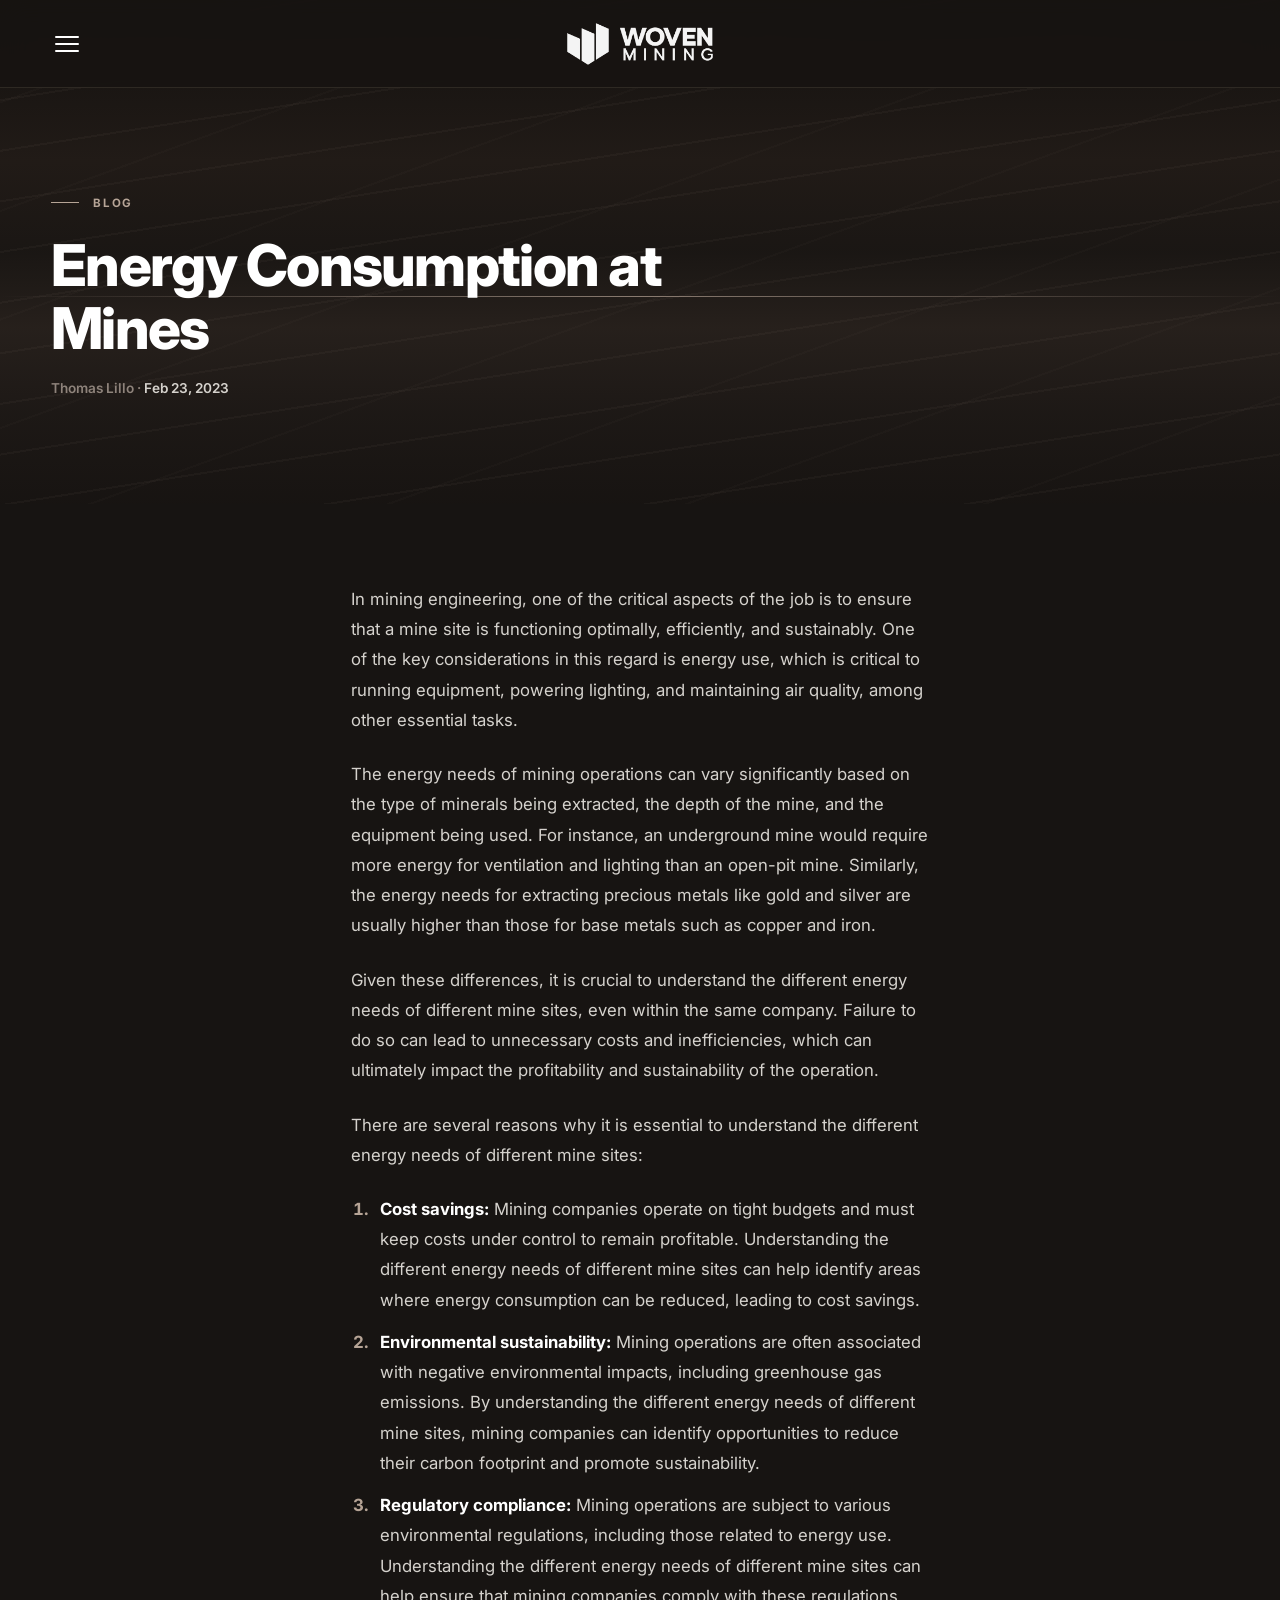
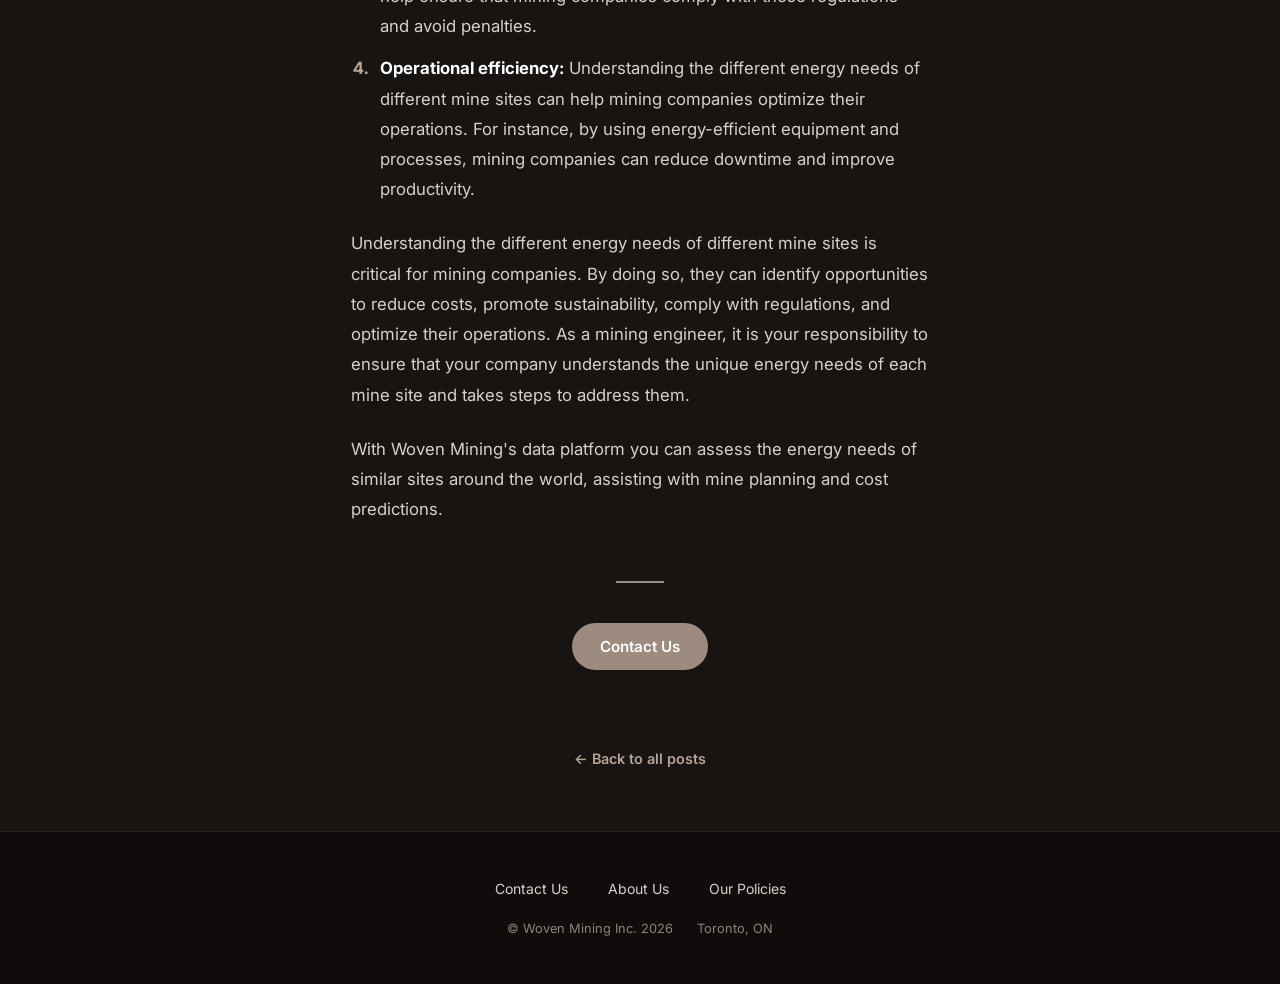
<file: blog/energy-consumption-at-mines.html>
<!DOCTYPE html>
<html lang="en">
<head>
  <meta charset="UTF-8" />
  <meta name="viewport" content="width=device-width, initial-scale=1.0" />
  <meta name="description" content="Energy needs vary widely across mine sites — understanding them is key to cost savings, sustainability, and regulatory compliance." />

  <!-- Open Graph -->
  <meta property="og:type"        content="article" />
  <meta property="og:title"       content="Energy Consumption at Mines — Woven Mining" />
  <meta property="og:description" content="Energy needs vary widely across mine sites — understanding them is key to cost savings, sustainability, and regulatory compliance." />
  <meta property="og:url"         content="https://wovenmining.ca/blog/energy-consumption-at-mines" />
  <meta property="og:image"       content="https://wovenmining.ca/horizontal+White.webp" />

  <title>Energy Consumption at Mines — Woven Mining</title>

  <link rel="icon" href="data:image/svg+xml,<svg xmlns='http://www.w3.org/2000/svg' viewBox='0 0 32 32'><rect width='32' height='32' rx='6' fill='%23171210'/><text x='16' y='23' font-family='system-ui' font-size='19' font-weight='900' fill='%23a08c78' text-anchor='middle'>W</text></svg>" />
  <link rel="canonical" href="https://wovenmining.ca/blog/energy-consumption-at-mines" />

  <link rel="preconnect" href="https://fonts.googleapis.com" />
  <link rel="preconnect" href="https://fonts.gstatic.com" crossorigin />
  <link href="https://fonts.googleapis.com/css2?family=Inter:wght@400;500;600;700;800&display=swap" rel="stylesheet" />
  <link rel="stylesheet" href="../css/styles.css" />
  <style>
    /* ═══════════════════════════════════════════════════
       BLOG POST PAGE
    ═══════════════════════════════════════════════════ */

    /* ── Hero ─────────────────────────────────────────── */
    .page-hero {
      padding-top: var(--nav-height);
      min-height: 56vh;
      display: flex; align-items: center;
      position: relative; overflow: hidden;
    }

    /* Geological strata gradient */
    .strata-bg {
      position: absolute; inset: 0;
      background: linear-gradient(
        180deg,
        hsl(23,14%,7%)  0%,
        hsl(24,16%,9%) 18%,
        hsl(23,18%,11%) 32%,
        hsl(25,14%,9%)  50%,
        hsl(23,16%,13%) 65%,
        hsl(22,14%,10%) 82%,
        hsl(23,14%,8%) 100%
      );
    }

    /* Rock layer diagonal lines */
    .strata-lines {
      position: absolute; inset: 0;
      background-image:
        repeating-linear-gradient(
          -9deg,
          transparent 0, transparent 48px,
          hsla(26,13%,55%,0.055) 48px, hsla(26,13%,55%,0.055) 50px
        ),
        repeating-linear-gradient(
          -20deg,
          transparent 0, transparent 100px,
          hsla(26,13%,55%,0.03) 100px, hsla(26,13%,55%,0.03) 102px
        );
    }

    /* Seismic scan-line animation */
    .scan-line {
      position: absolute; left: 0; right: 0; height: 1px;
      background: linear-gradient(to right, transparent 0%, hsla(26,18%,65%,0.7) 50%, transparent 100%);
      animation: scanDown 7s ease-in-out infinite;
      z-index: 1;
    }
    @keyframes scanDown {
      0%   { top: 12%; opacity: 0; }
      8%   { opacity: 1; }
      92%  { opacity: 1; }
      100% { top: 88%; opacity: 0; }
    }

    .page-hero-inner {
      position: relative; z-index: 3;
      max-width: var(--max-w); margin: 0 auto; width: 100%;
      padding: 0 4vw;
    }

    .page-label {
      font-size: 0.72rem; font-weight: 700; letter-spacing: 0.15em;
      text-transform: uppercase; color: var(--accent-light);
      margin-bottom: 1.5rem;
      display: flex; align-items: center; gap: 14px;
    }
    .page-label::before {
      content: '';
      width: 28px; height: 1px; background: var(--accent-light);
    }

    .page-hero h1 {
      font-size: clamp(2.2rem, 5.5vw, 3.6rem);
      font-weight: 800; line-height: 1.1;
      letter-spacing: -0.03em;
      max-width: 680px;
    }

    /* ── Closing CTA ──────────────────────────────────── */
    .closing {
      padding: 1rem 4vw 5rem;
      text-align: center;
    }

    .closing-inner {
      max-width: 780px; margin: 0 auto;
    }

    .closing-divider {
      width: 48px; height: 2px;
      background: var(--accent); margin: 0 auto 2.5rem;
    }

    /* ── Responsive ───────────────────────────────────── */
    @media (prefers-reduced-motion: reduce) {
      .scan-line { animation: none; }
    }
  </style>
</head>
<body>

<!-- ─── Navigation ───────────────────────────────────────────── -->
<nav class="site-nav">
  <button class="hamburger" id="hamburger"
          aria-label="Toggle navigation menu"
          aria-controls="mobile-menu"
          aria-expanded="false">
    <span></span><span></span><span></span>
  </button>

  <a href="../index.html" class="nav-logo">
    <img src="../horizontal+White.webp" alt="Woven Mining" class="nav-logo-img" />
  </a>

  <div class="nav-spacer" aria-hidden="true"></div>
</nav>

<nav class="mobile-menu" id="mobile-menu" aria-label="Mobile navigation">
  <a href="../services.html">Our Services</a>
  <a href="../portal/login/index.html">Data Portal Login</a>
  <a href="../about.html">About</a>
  <a href="../index.html#contact">Contact</a>
  <a href="index.html" aria-current="page">Blog</a>
</nav>

<!-- ─── Main content ─────────────────────────────────────────── -->
<main>

  <!-- ─── Hero ────────────────────────────────────────────── -->
  <header class="page-hero js-reveal-immediate">
    <div class="strata-bg"   aria-hidden="true"></div>
    <div class="strata-lines" aria-hidden="true"></div>
    <div class="scan-line"   aria-hidden="true"></div>

    <div class="page-hero-inner">
      <p class="page-label fade-up">Blog</p>
      <h1 class="fade-up fade-up-delay-1">Energy Consumption at Mines</h1>
      <p class="post-byline fade-up fade-up-delay-2">Thomas Lillo &middot; <time datetime="2023-02-23">Feb 23, 2023</time></p>
    </div>
  </header>

  <!-- ─── Article body ────────────────────────────────────── -->
  <article class="post-body">
    <p>In mining engineering, one of the critical aspects of the job is to ensure that a mine site is functioning optimally, efficiently, and sustainably. One of the key considerations in this regard is energy use, which is critical to running equipment, powering lighting, and maintaining air quality, among other essential tasks.</p>

    <p>The energy needs of mining operations can vary significantly based on the type of minerals being extracted, the depth of the mine, and the equipment being used. For instance, an underground mine would require more energy for ventilation and lighting than an open-pit mine. Similarly, the energy needs for extracting precious metals like gold and silver are usually higher than those for base metals such as copper and iron.</p>

    <p>Given these differences, it is crucial to understand the different energy needs of different mine sites, even within the same company. Failure to do so can lead to unnecessary costs and inefficiencies, which can ultimately impact the profitability and sustainability of the operation.</p>

    <p>There are several reasons why it is essential to understand the different energy needs of different mine sites:</p>

    <ol>
      <li><strong>Cost savings:</strong> Mining companies operate on tight budgets and must keep costs under control to remain profitable. Understanding the different energy needs of different mine sites can help identify areas where energy consumption can be reduced, leading to cost savings.</li>
      <li><strong>Environmental sustainability:</strong> Mining operations are often associated with negative environmental impacts, including greenhouse gas emissions. By understanding the different energy needs of different mine sites, mining companies can identify opportunities to reduce their carbon footprint and promote sustainability.</li>
      <li><strong>Regulatory compliance:</strong> Mining operations are subject to various environmental regulations, including those related to energy use. Understanding the different energy needs of different mine sites can help ensure that mining companies comply with these regulations and avoid penalties.</li>
      <li><strong>Operational efficiency:</strong> Understanding the different energy needs of different mine sites can help mining companies optimize their operations. For instance, by using energy-efficient equipment and processes, mining companies can reduce downtime and improve productivity.</li>
    </ol>

    <p>Understanding the different energy needs of different mine sites is critical for mining companies. By doing so, they can identify opportunities to reduce costs, promote sustainability, comply with regulations, and optimize their operations. As a mining engineer, it is your responsibility to ensure that your company understands the unique energy needs of each mine site and takes steps to address them.</p>

    <p>With Woven Mining's data platform you can assess the energy needs of similar sites around the world, assisting with mine planning and cost predictions.</p>
  </article>

  <!-- ─── Closing CTA ─────────────────────────────────────── -->
  <section class="closing">
    <div class="closing-inner">
      <div class="closing-divider fade-up" aria-hidden="true"></div>
      <a href="../index.html#contact" class="btn btn-primary fade-up fade-up-delay-1">Contact Us</a>
    </div>
  </section>

  <a href="index.html" class="post-nav-back">&larr; Back to all posts</a>

</main>

<!-- ─── Footer ───────────────────────────────────────────────── -->
<footer>
  <div class="footer-inner">
    <nav class="footer-links" aria-label="Footer navigation">
      <a href="../index.html#contact">Contact Us</a>
      <a href="../about.html">About Us</a>
      <a href="../terms-of-use.html">Our Policies</a>
    </nav>
    <div class="footer-bottom">
      <p>© Woven Mining Inc. 2026</p>
      <p>Toronto, ON</p>
    </div>
  </div>
</footer>

<script src="../js/main.js"></script>
</body>
</html>
</file>
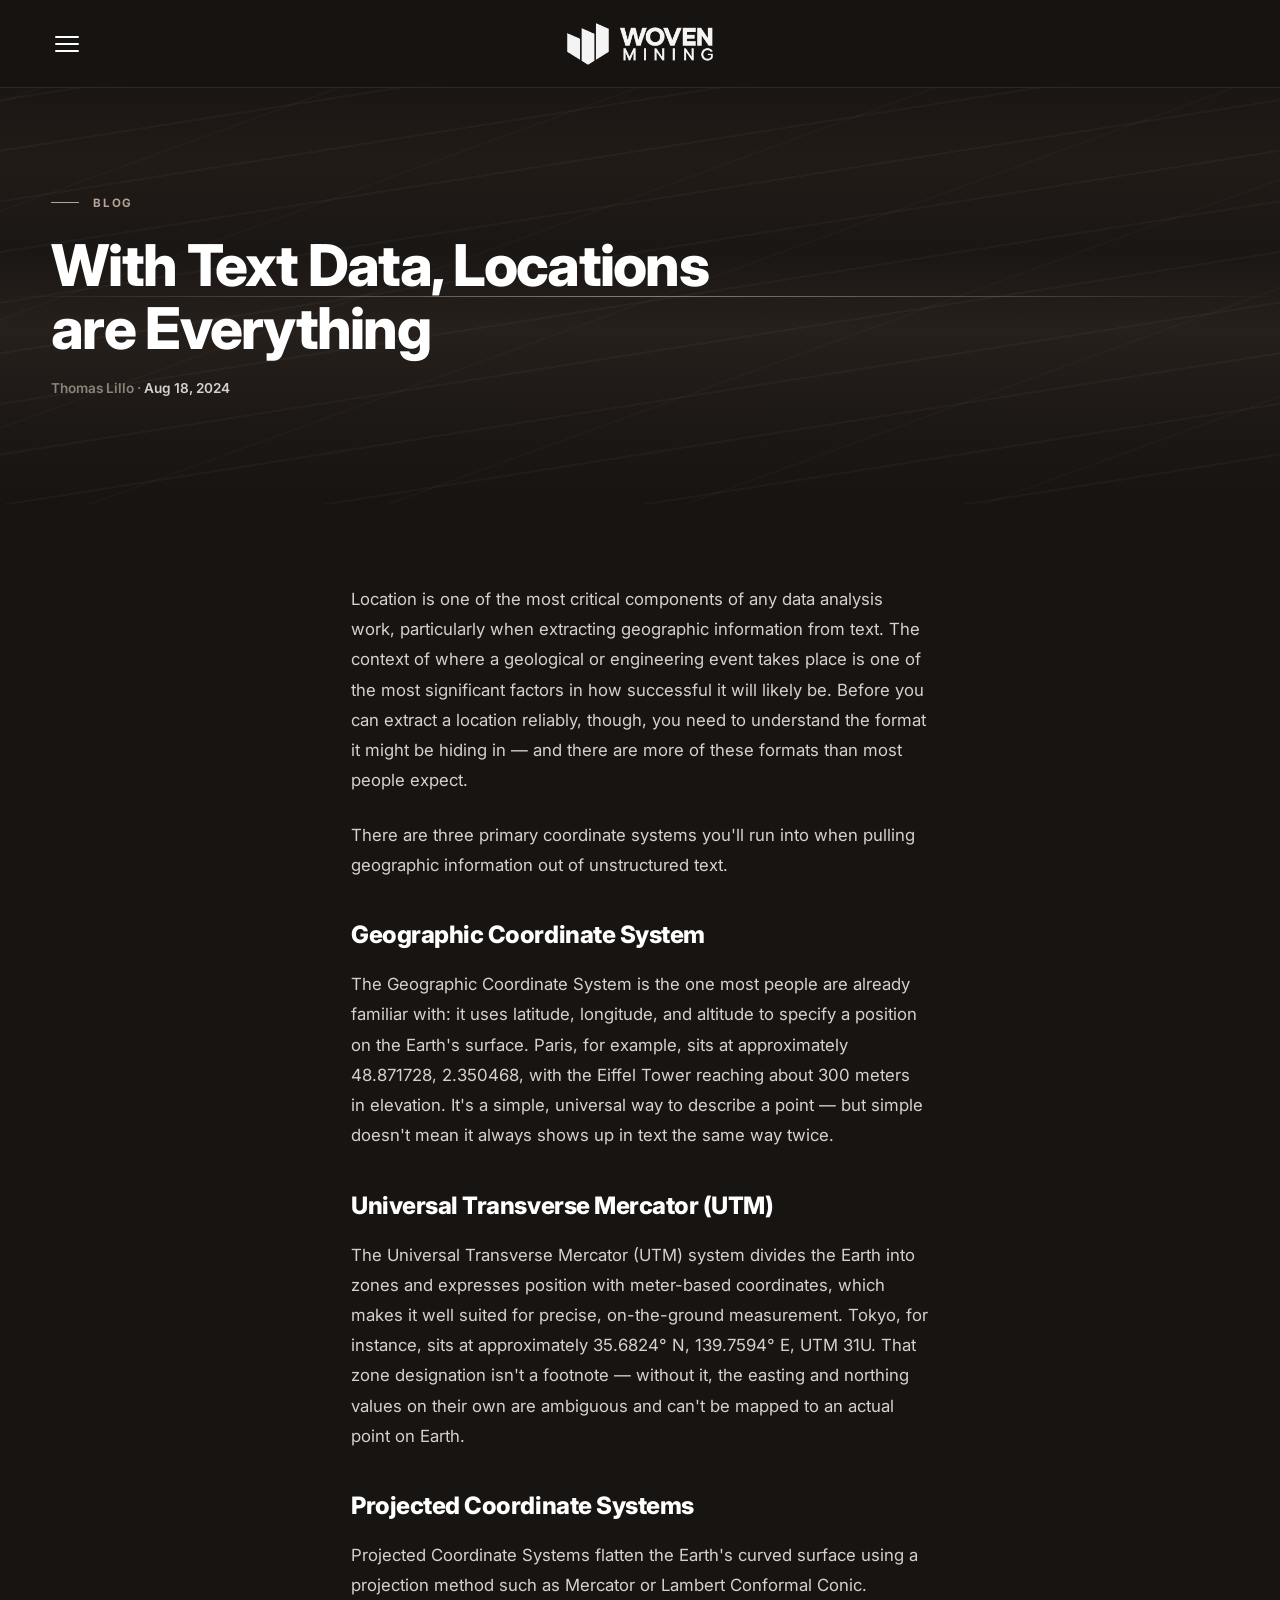
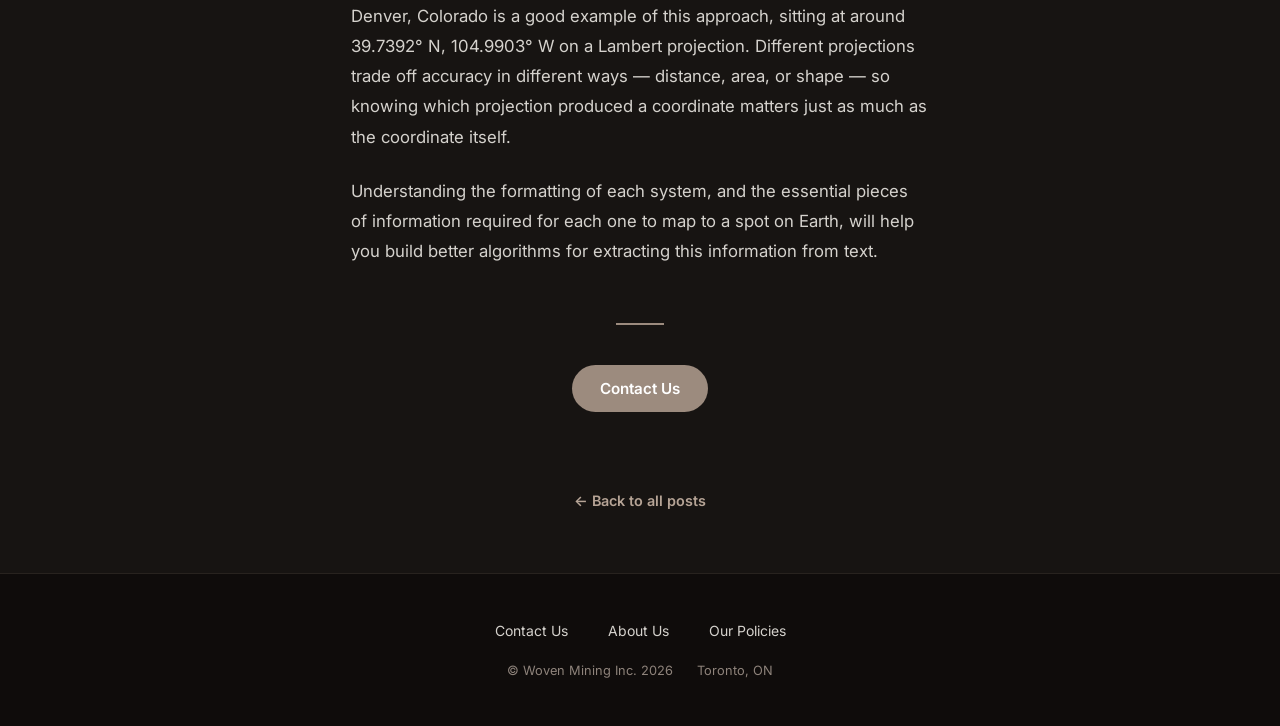
<file: blog/locations-are-everything.html>
<!DOCTYPE html>
<html lang="en">
<head>
  <meta charset="UTF-8" />
  <meta name="viewport" content="width=device-width, initial-scale=1.0" />
  <meta name="description" content="How geographic coordinate systems — from latitude/longitude to UTM to projected systems — shape the way we extract location data from text." />

  <!-- Open Graph -->
  <meta property="og:type"        content="article" />
  <meta property="og:title"       content="With Text Data, Locations are Everything — Woven Mining" />
  <meta property="og:description" content="How geographic coordinate systems — from latitude/longitude to UTM to projected systems — shape the way we extract location data from text." />
  <meta property="og:url"         content="https://wovenmining.ca/blog/locations-are-everything" />
  <meta property="og:image"       content="https://wovenmining.ca/horizontal+White.webp" />

  <title>With Text Data, Locations are Everything — Woven Mining</title>

  <link rel="icon" href="data:image/svg+xml,<svg xmlns='http://www.w3.org/2000/svg' viewBox='0 0 32 32'><rect width='32' height='32' rx='6' fill='%23171210'/><text x='16' y='23' font-family='system-ui' font-size='19' font-weight='900' fill='%23a08c78' text-anchor='middle'>W</text></svg>" />
  <link rel="canonical" href="https://wovenmining.ca/blog/locations-are-everything" />

  <link rel="preconnect" href="https://fonts.googleapis.com" />
  <link rel="preconnect" href="https://fonts.gstatic.com" crossorigin />
  <link href="https://fonts.googleapis.com/css2?family=Inter:wght@400;500;600;700;800&display=swap" rel="stylesheet" />
  <link rel="stylesheet" href="../css/styles.css" />
  <style>
    /* ═══════════════════════════════════════════════════
       BLOG POST PAGE
    ═══════════════════════════════════════════════════ */

    /* ── Hero ─────────────────────────────────────────── */
    .page-hero {
      padding-top: var(--nav-height);
      min-height: 56vh;
      display: flex; align-items: center;
      position: relative; overflow: hidden;
    }

    /* Geological strata gradient */
    .strata-bg {
      position: absolute; inset: 0;
      background: linear-gradient(
        180deg,
        hsl(23,14%,7%)  0%,
        hsl(24,16%,9%) 18%,
        hsl(23,18%,11%) 32%,
        hsl(25,14%,9%)  50%,
        hsl(23,16%,13%) 65%,
        hsl(22,14%,10%) 82%,
        hsl(23,14%,8%) 100%
      );
    }

    /* Rock layer diagonal lines */
    .strata-lines {
      position: absolute; inset: 0;
      background-image:
        repeating-linear-gradient(
          -9deg,
          transparent 0, transparent 48px,
          hsla(26,13%,55%,0.055) 48px, hsla(26,13%,55%,0.055) 50px
        ),
        repeating-linear-gradient(
          -20deg,
          transparent 0, transparent 100px,
          hsla(26,13%,55%,0.03) 100px, hsla(26,13%,55%,0.03) 102px
        );
    }

    /* Seismic scan-line animation */
    .scan-line {
      position: absolute; left: 0; right: 0; height: 1px;
      background: linear-gradient(to right, transparent 0%, hsla(26,18%,65%,0.7) 50%, transparent 100%);
      animation: scanDown 7s ease-in-out infinite;
      z-index: 1;
    }
    @keyframes scanDown {
      0%   { top: 12%; opacity: 0; }
      8%   { opacity: 1; }
      92%  { opacity: 1; }
      100% { top: 88%; opacity: 0; }
    }

    .page-hero-inner {
      position: relative; z-index: 3;
      max-width: var(--max-w); margin: 0 auto; width: 100%;
      padding: 0 4vw;
    }

    .page-label {
      font-size: 0.72rem; font-weight: 700; letter-spacing: 0.15em;
      text-transform: uppercase; color: var(--accent-light);
      margin-bottom: 1.5rem;
      display: flex; align-items: center; gap: 14px;
    }
    .page-label::before {
      content: '';
      width: 28px; height: 1px; background: var(--accent-light);
    }

    .page-hero h1 {
      font-size: clamp(2.2rem, 5.5vw, 3.6rem);
      font-weight: 800; line-height: 1.1;
      letter-spacing: -0.03em;
      max-width: 680px;
    }

    /* ── Closing CTA ──────────────────────────────────── */
    .closing {
      padding: 1rem 4vw 5rem;
      text-align: center;
    }

    .closing-inner {
      max-width: 780px; margin: 0 auto;
    }

    .closing-divider {
      width: 48px; height: 2px;
      background: var(--accent); margin: 0 auto 2.5rem;
    }

    /* ── Responsive ───────────────────────────────────── */
    @media (prefers-reduced-motion: reduce) {
      .scan-line { animation: none; }
    }
  </style>
</head>
<body>

<!-- ─── Navigation ───────────────────────────────────────────── -->
<nav class="site-nav">
  <button class="hamburger" id="hamburger"
          aria-label="Toggle navigation menu"
          aria-controls="mobile-menu"
          aria-expanded="false">
    <span></span><span></span><span></span>
  </button>

  <a href="../index.html" class="nav-logo">
    <img src="../horizontal+White.webp" alt="Woven Mining" class="nav-logo-img" />
  </a>

  <div class="nav-spacer" aria-hidden="true"></div>
</nav>

<nav class="mobile-menu" id="mobile-menu" aria-label="Mobile navigation">
  <a href="../services.html">Our Services</a>
  <a href="../portal/login/index.html">Data Portal Login</a>
  <a href="../about.html">About</a>
  <a href="../index.html#contact">Contact</a>
  <a href="index.html" aria-current="page">Blog</a>
</nav>

<!-- ─── Main content ─────────────────────────────────────────── -->
<main>

  <!-- ─── Hero ────────────────────────────────────────────── -->
  <header class="page-hero js-reveal-immediate">
    <div class="strata-bg"   aria-hidden="true"></div>
    <div class="strata-lines" aria-hidden="true"></div>
    <div class="scan-line"   aria-hidden="true"></div>

    <div class="page-hero-inner">
      <p class="page-label fade-up">Blog</p>
      <h1 class="fade-up fade-up-delay-1">With Text Data, Locations are Everything</h1>
      <p class="post-byline fade-up fade-up-delay-2">Thomas Lillo &middot; <time datetime="2024-08-18">Aug 18, 2024</time></p>
    </div>
  </header>

  <!-- ─── Article body ────────────────────────────────────── -->
  <article class="post-body">
    <p>Location is one of the most critical components of any data analysis work, particularly when extracting geographic information from text. The context of where a geological or engineering event takes place is one of the most significant factors in how successful it will likely be. Before you can extract a location reliably, though, you need to understand the format it might be hiding in &mdash; and there are more of these formats than most people expect.</p>

    <p>There are three primary coordinate systems you'll run into when pulling geographic information out of unstructured text.</p>

    <h2>Geographic Coordinate System</h2>
    <p>The Geographic Coordinate System is the one most people are already familiar with: it uses latitude, longitude, and altitude to specify a position on the Earth's surface. Paris, for example, sits at approximately 48.871728, 2.350468, with the Eiffel Tower reaching about 300 meters in elevation. It's a simple, universal way to describe a point &mdash; but simple doesn't mean it always shows up in text the same way twice.</p>

    <h2>Universal Transverse Mercator (UTM)</h2>
    <p>The Universal Transverse Mercator (UTM) system divides the Earth into zones and expresses position with meter-based coordinates, which makes it well suited for precise, on-the-ground measurement. Tokyo, for instance, sits at approximately 35.6824&deg; N, 139.7594&deg; E, UTM 31U. That zone designation isn't a footnote &mdash; without it, the easting and northing values on their own are ambiguous and can't be mapped to an actual point on Earth.</p>

    <h2>Projected Coordinate Systems</h2>
    <p>Projected Coordinate Systems flatten the Earth's curved surface using a projection method such as Mercator or Lambert Conformal Conic. Denver, Colorado is a good example of this approach, sitting at around 39.7392&deg; N, 104.9903&deg; W on a Lambert projection. Different projections trade off accuracy in different ways &mdash; distance, area, or shape &mdash; so knowing which projection produced a coordinate matters just as much as the coordinate itself.</p>

    <p>Understanding the formatting of each system, and the essential pieces of information required for each one to map to a spot on Earth, will help you build better algorithms for extracting this information from text.</p>
  </article>

  <!-- ─── Closing CTA ─────────────────────────────────────── -->
  <section class="closing">
    <div class="closing-inner">
      <div class="closing-divider fade-up" aria-hidden="true"></div>
      <a href="../index.html#contact" class="btn btn-primary fade-up fade-up-delay-1">Contact Us</a>
    </div>
  </section>

  <a href="index.html" class="post-nav-back">&larr; Back to all posts</a>

</main>

<!-- ─── Footer ───────────────────────────────────────────────── -->
<footer>
  <div class="footer-inner">
    <nav class="footer-links" aria-label="Footer navigation">
      <a href="../index.html#contact">Contact Us</a>
      <a href="../about.html">About Us</a>
      <a href="../terms-of-use.html">Our Policies</a>
    </nav>
    <div class="footer-bottom">
      <p>© Woven Mining Inc. 2026</p>
      <p>Toronto, ON</p>
    </div>
  </div>
</footer>

<script src="../js/main.js"></script>
</body>
</html>
</file>
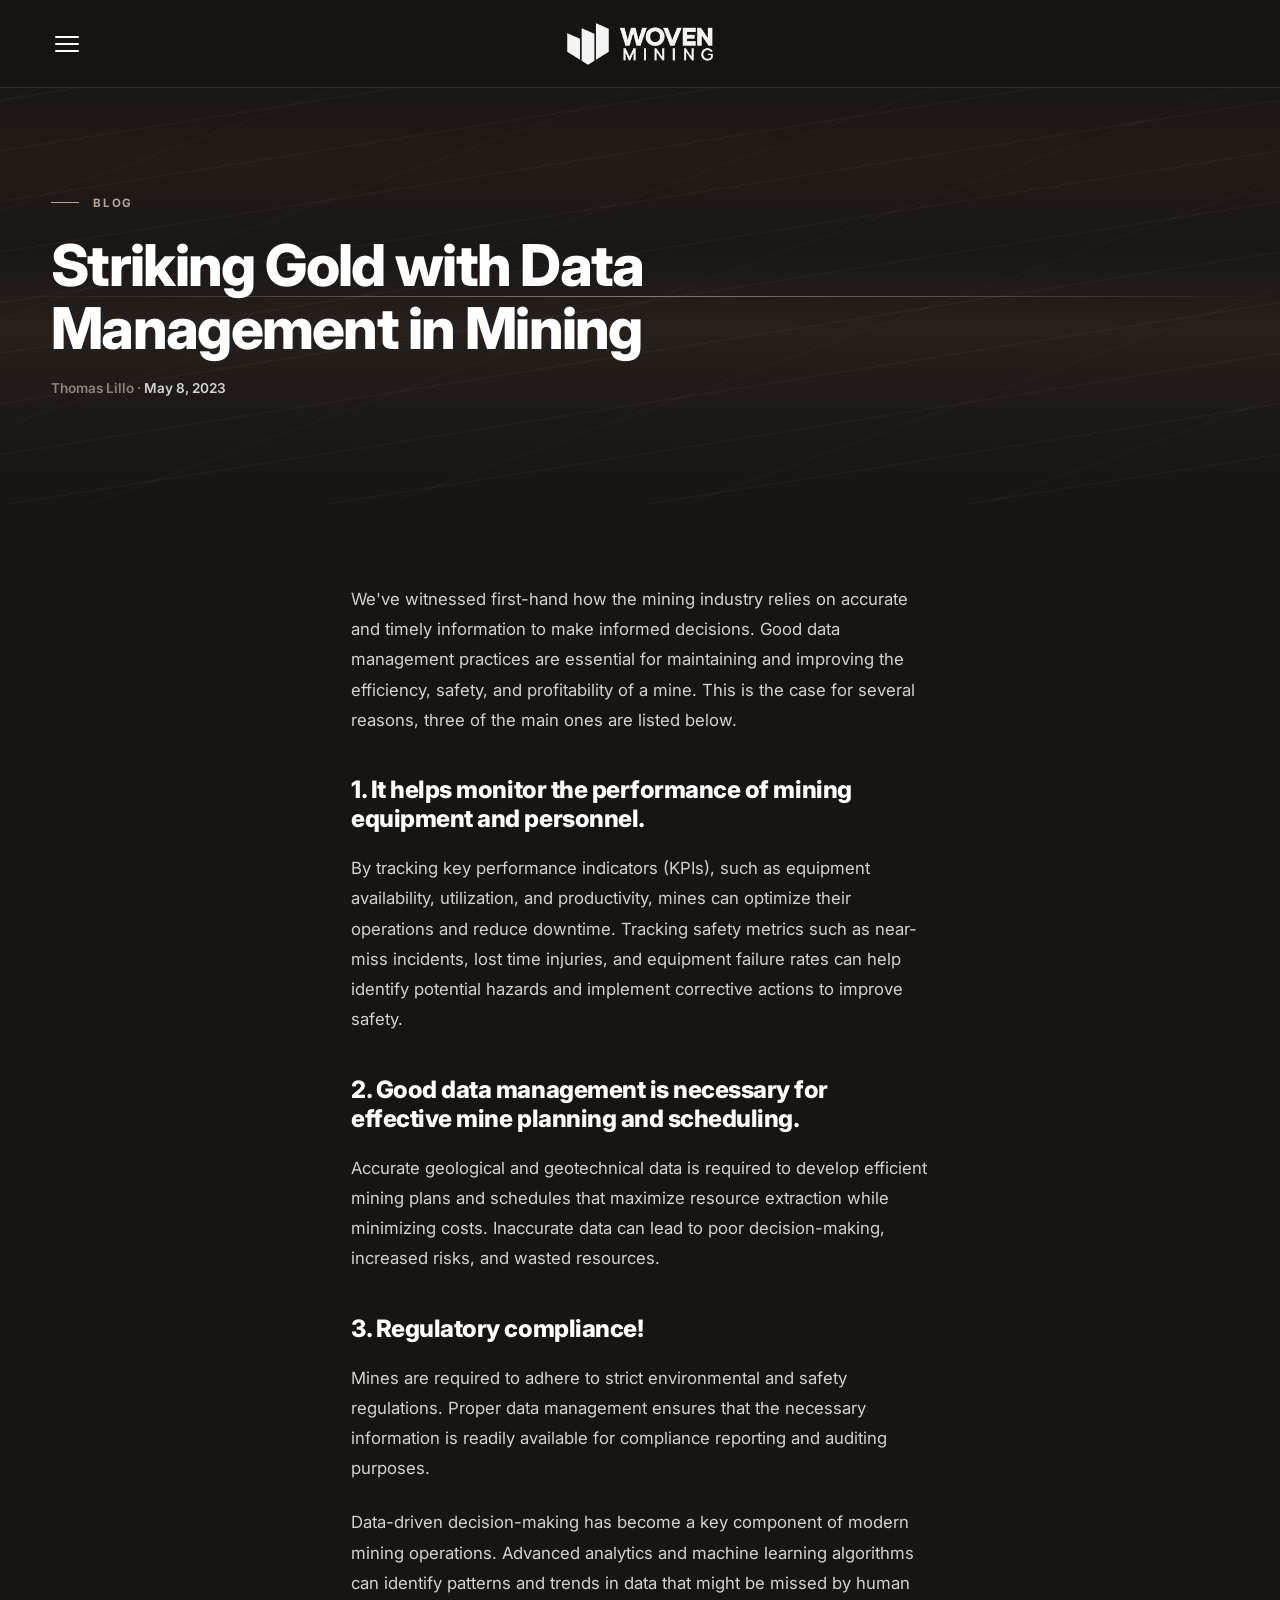
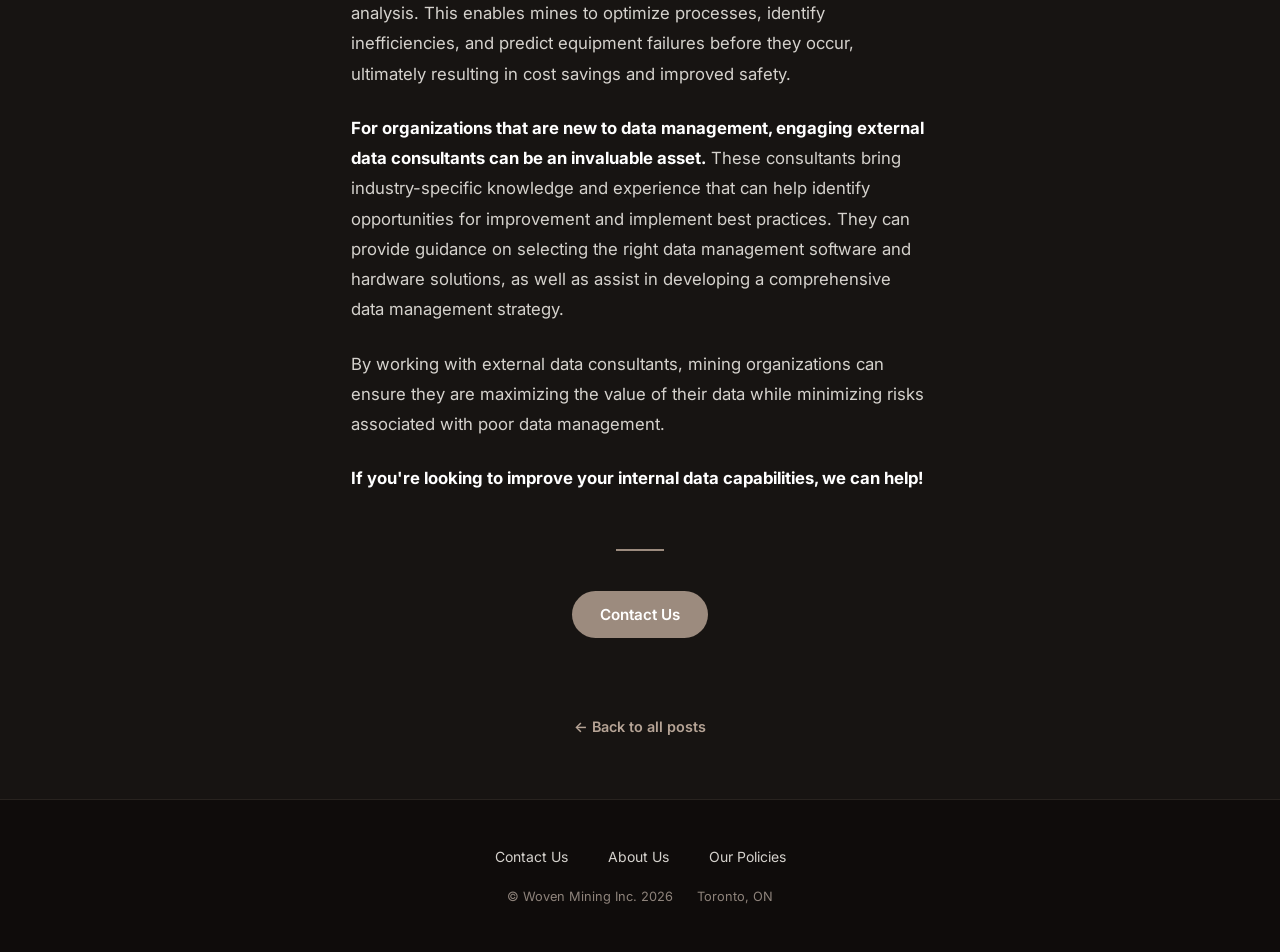
<file: blog/striking-gold-with-data-management-in-mining.html>
<!DOCTYPE html>
<html lang="en">
<head>
  <meta charset="UTF-8" />
  <meta name="viewport" content="width=device-width, initial-scale=1.0" />
  <meta name="description" content="Why disciplined data management is the foundation for safer, more efficient, and more profitable mining operations." />

  <!-- Open Graph -->
  <meta property="og:type"        content="article" />
  <meta property="og:title"       content="Striking Gold with Data Management in Mining — Woven Mining" />
  <meta property="og:description" content="Why disciplined data management is the foundation for safer, more efficient, and more profitable mining operations." />
  <meta property="og:url"         content="https://wovenmining.ca/blog/striking-gold-with-data-management-in-mining" />
  <meta property="og:image"       content="https://wovenmining.ca/horizontal+White.webp" />

  <title>Striking Gold with Data Management in Mining — Woven Mining</title>

  <link rel="icon" href="data:image/svg+xml,<svg xmlns='http://www.w3.org/2000/svg' viewBox='0 0 32 32'><rect width='32' height='32' rx='6' fill='%23171210'/><text x='16' y='23' font-family='system-ui' font-size='19' font-weight='900' fill='%23a08c78' text-anchor='middle'>W</text></svg>" />
  <link rel="canonical" href="https://wovenmining.ca/blog/striking-gold-with-data-management-in-mining" />

  <link rel="preconnect" href="https://fonts.googleapis.com" />
  <link rel="preconnect" href="https://fonts.gstatic.com" crossorigin />
  <link href="https://fonts.googleapis.com/css2?family=Inter:wght@400;500;600;700;800&display=swap" rel="stylesheet" />
  <link rel="stylesheet" href="../css/styles.css" />
  <style>
    /* ═══════════════════════════════════════════════════
       BLOG POST PAGE
    ═══════════════════════════════════════════════════ */

    /* ── Hero ─────────────────────────────────────────── */
    .page-hero {
      padding-top: var(--nav-height);
      min-height: 56vh;
      display: flex; align-items: center;
      position: relative; overflow: hidden;
    }

    /* Geological strata gradient */
    .strata-bg {
      position: absolute; inset: 0;
      background: linear-gradient(
        180deg,
        hsl(23,14%,7%)  0%,
        hsl(24,16%,9%) 18%,
        hsl(23,18%,11%) 32%,
        hsl(25,14%,9%)  50%,
        hsl(23,16%,13%) 65%,
        hsl(22,14%,10%) 82%,
        hsl(23,14%,8%) 100%
      );
    }

    /* Rock layer diagonal lines */
    .strata-lines {
      position: absolute; inset: 0;
      background-image:
        repeating-linear-gradient(
          -9deg,
          transparent 0, transparent 48px,
          hsla(26,13%,55%,0.055) 48px, hsla(26,13%,55%,0.055) 50px
        ),
        repeating-linear-gradient(
          -20deg,
          transparent 0, transparent 100px,
          hsla(26,13%,55%,0.03) 100px, hsla(26,13%,55%,0.03) 102px
        );
    }

    /* Seismic scan-line animation */
    .scan-line {
      position: absolute; left: 0; right: 0; height: 1px;
      background: linear-gradient(to right, transparent 0%, hsla(26,18%,65%,0.7) 50%, transparent 100%);
      animation: scanDown 7s ease-in-out infinite;
      z-index: 1;
    }
    @keyframes scanDown {
      0%   { top: 12%; opacity: 0; }
      8%   { opacity: 1; }
      92%  { opacity: 1; }
      100% { top: 88%; opacity: 0; }
    }

    .page-hero-inner {
      position: relative; z-index: 3;
      max-width: var(--max-w); margin: 0 auto; width: 100%;
      padding: 0 4vw;
    }

    .page-label {
      font-size: 0.72rem; font-weight: 700; letter-spacing: 0.15em;
      text-transform: uppercase; color: var(--accent-light);
      margin-bottom: 1.5rem;
      display: flex; align-items: center; gap: 14px;
    }
    .page-label::before {
      content: '';
      width: 28px; height: 1px; background: var(--accent-light);
    }

    .page-hero h1 {
      font-size: clamp(2.2rem, 5.5vw, 3.6rem);
      font-weight: 800; line-height: 1.1;
      letter-spacing: -0.03em;
      max-width: 680px;
    }

    /* ── Closing CTA ──────────────────────────────────── */
    .closing {
      padding: 1rem 4vw 5rem;
      text-align: center;
    }

    .closing-inner {
      max-width: 780px; margin: 0 auto;
    }

    .closing-divider {
      width: 48px; height: 2px;
      background: var(--accent); margin: 0 auto 2.5rem;
    }

    /* ── Responsive ───────────────────────────────────── */
    @media (prefers-reduced-motion: reduce) {
      .scan-line { animation: none; }
    }
  </style>
</head>
<body>

<!-- ─── Navigation ───────────────────────────────────────────── -->
<nav class="site-nav">
  <button class="hamburger" id="hamburger"
          aria-label="Toggle navigation menu"
          aria-controls="mobile-menu"
          aria-expanded="false">
    <span></span><span></span><span></span>
  </button>

  <a href="../index.html" class="nav-logo">
    <img src="../horizontal+White.webp" alt="Woven Mining" class="nav-logo-img" />
  </a>

  <div class="nav-spacer" aria-hidden="true"></div>
</nav>

<nav class="mobile-menu" id="mobile-menu" aria-label="Mobile navigation">
  <a href="../services.html">Our Services</a>
  <a href="../portal/login/index.html">Data Portal Login</a>
  <a href="../about.html">About</a>
  <a href="../index.html#contact">Contact</a>
  <a href="index.html" aria-current="page">Blog</a>
</nav>

<!-- ─── Main content ─────────────────────────────────────────── -->
<main>

  <!-- ─── Hero ────────────────────────────────────────────── -->
  <header class="page-hero js-reveal-immediate">
    <div class="strata-bg"   aria-hidden="true"></div>
    <div class="strata-lines" aria-hidden="true"></div>
    <div class="scan-line"   aria-hidden="true"></div>

    <div class="page-hero-inner">
      <p class="page-label fade-up">Blog</p>
      <h1 class="fade-up fade-up-delay-1">Striking Gold with Data Management in Mining</h1>
      <p class="post-byline fade-up fade-up-delay-2">Thomas Lillo &middot; <time datetime="2023-05-08">May 8, 2023</time></p>
    </div>
  </header>

  <!-- ─── Article body ────────────────────────────────────── -->
  <article class="post-body">
    <p>We've witnessed first-hand how the mining industry relies on accurate and timely information to make informed decisions. Good data management practices are essential for maintaining and improving the efficiency, safety, and profitability of a mine. This is the case for several reasons, three of the main ones are listed below.</p>

    <h2>1. It helps monitor the performance of mining equipment and personnel.</h2>
    <p>By tracking key performance indicators (KPIs), such as equipment availability, utilization, and productivity, mines can optimize their operations and reduce downtime. Tracking safety metrics such as near-miss incidents, lost time injuries, and equipment failure rates can help identify potential hazards and implement corrective actions to improve safety.</p>

    <h2>2. Good data management is necessary for effective mine planning and scheduling.</h2>
    <p>Accurate geological and geotechnical data is required to develop efficient mining plans and schedules that maximize resource extraction while minimizing costs. Inaccurate data can lead to poor decision-making, increased risks, and wasted resources.</p>

    <h2>3. Regulatory compliance!</h2>
    <p>Mines are required to adhere to strict environmental and safety regulations. Proper data management ensures that the necessary information is readily available for compliance reporting and auditing purposes.</p>

    <p>Data-driven decision-making has become a key component of modern mining operations. Advanced analytics and machine learning algorithms can identify patterns and trends in data that might be missed by human analysis. This enables mines to optimize processes, identify inefficiencies, and predict equipment failures before they occur, ultimately resulting in cost savings and improved safety.</p>

    <p><strong>For organizations that are new to data management, engaging external data consultants can be an invaluable asset.</strong> These consultants bring industry-specific knowledge and experience that can help identify opportunities for improvement and implement best practices. They can provide guidance on selecting the right data management software and hardware solutions, as well as assist in developing a comprehensive data management strategy.</p>

    <p>By working with external data consultants, mining organizations can ensure they are maximizing the value of their data while minimizing risks associated with poor data management.</p>

    <p><strong>If you're looking to improve your internal data capabilities, we can help!</strong></p>
  </article>

  <!-- ─── Closing CTA ─────────────────────────────────────── -->
  <section class="closing">
    <div class="closing-inner">
      <div class="closing-divider fade-up" aria-hidden="true"></div>
      <a href="../index.html#contact" class="btn btn-primary fade-up fade-up-delay-1">Contact Us</a>
    </div>
  </section>

  <a href="index.html" class="post-nav-back">&larr; Back to all posts</a>

</main>

<!-- ─── Footer ───────────────────────────────────────────────── -->
<footer>
  <div class="footer-inner">
    <nav class="footer-links" aria-label="Footer navigation">
      <a href="../index.html#contact">Contact Us</a>
      <a href="../about.html">About Us</a>
      <a href="../terms-of-use.html">Our Policies</a>
    </nav>
    <div class="footer-bottom">
      <p>© Woven Mining Inc. 2026</p>
      <p>Toronto, ON</p>
    </div>
  </div>
</footer>

<script src="../js/main.js"></script>
</body>
</html>
</file>
<file: css/styles.css>
/* =============================================================
   Woven Mining — Shared Stylesheet
   ============================================================= */

/* 1. Reset
   ───────────────────────────────────────────────────────────── */
*, *::before, *::after { box-sizing: border-box; margin: 0; padding: 0; }

/* 2. Design Tokens
   ───────────────────────────────────────────────────────────── */
:root {
  /* Source HSL tokens from wovenmining.ca */
  --white-hsl:       0, 0%, 100%;
  --black-hsl:       0, 0%, 0%;
  --accent-hsl:      26, 13.16%, 55.29%;
  --lightAccent-hsl: 37.5, 8.7%, 81.96%;
  --darkAccent-hsl:  23.08, 13.98%, 18.24%;

  /* Derived palette */
  --bg:           hsl(23, 14%, 8%);          /* deepest background  */
  --bg2:          hsl(23, 14%, 12%);         /* surface             */
  --bg3:          hsl(23, 13.98%, 18.24%);   /* elevated = darkAccent */
  --accent:       hsl(26, 13.16%, 55.29%);   /* warm greige/tan     */
  --accent-light: hsl(26, 18%, 65%);         /* lighter accent      */
  --white:        hsl(0, 0%, 100%);
  --off-white:    hsl(37.5, 8.7%, 81.96%);   /* = lightAccent       */
  --muted:        hsl(26, 8%, 52%);
  --border:       hsla(26, 13%, 55%, 0.18);

  /* Layout */
  --nav-height: 88px;
  --max-w:      1280px;
  --font:       'Inter', system-ui, sans-serif;
}

/* 3. Base
   ───────────────────────────────────────────────────────────── */
html { scroll-behavior: smooth; }

body {
  font-family: var(--font);
  background: var(--bg);
  color: var(--white);
  overflow-x: hidden;
}

/* 4. Navigation
   ───────────────────────────────────────────────────────────── */
nav.site-nav {
  position: fixed; top: 0; left: 0; right: 0; z-index: 100;
  display: grid; grid-template-columns: 1fr auto 1fr;
  align-items: center;
  padding: 0 4vw;
  height: var(--nav-height);
  background: hsla(23, 14%, 8%, 0.88);
  backdrop-filter: blur(14px);
  border-bottom: 1px solid var(--border);
}

.nav-logo {
  text-decoration: none;
  display: flex; align-items: center;
  justify-content: center; /* center column */
}

.nav-logo-img {
  height: 74px;
  width: auto;
  display: block;
}

/* Hidden — all links live in the hamburger menu */
.nav-links { display: none; }

/* Hamburger button — always visible, placed in left column */
.hamburger {
  display: flex; flex-direction: column; gap: 5px;
  cursor: pointer; padding: 4px;
  background: none; border: none;
  justify-self: start;
}
.hamburger span {
  width: 24px; height: 2px; background: var(--white);
  transition: all .3s; border-radius: 2px;
  pointer-events: none;
}
.hamburger.open span:nth-child(1) { transform: translateY(7px) rotate(45deg); }
.hamburger.open span:nth-child(2) { opacity: 0; }
.hamburger.open span:nth-child(3) { transform: translateY(-7px) rotate(-45deg); }

/* Right-side spacer keeps logo visually centred */
.nav-spacer { justify-self: end; width: 32px; }

/* Hamburger menu (shared by all screen sizes) */
.mobile-menu {
  display: none;
  position: fixed; top: var(--nav-height); left: 0; right: 0;
  background: var(--bg); z-index: 99;
  padding: 1.5rem 4vw 2rem;
  border-bottom: 1px solid var(--border);
  flex-direction: column;
}
.mobile-menu.open { display: flex; }
.mobile-menu a {
  display: block; color: var(--off-white); text-decoration: none;
  font-size: 1rem; font-weight: 500; padding: 14px 0;
  border-bottom: 1px solid var(--border);
}
.mobile-menu a:last-child { border-bottom: none; }
.mobile-menu a[aria-current="page"] { color: var(--white); }

/* 5. Buttons
   ───────────────────────────────────────────────────────────── */
.btn {
  display: inline-flex; align-items: center; gap: 8px;
  padding: 14px 28px; border-radius: 100px;
  font-size: 0.95rem; font-weight: 600;
  text-decoration: none; transition: all .22s; cursor: pointer;
  border: none; font-family: var(--font);
}

.btn-primary { background: var(--accent); color: var(--white); }
.btn-primary:hover { background: var(--accent-light); transform: translateY(-1px); }

.btn-outline {
  background: transparent; color: var(--white);
  border: 1.5px solid rgba(255, 255, 255, 0.3);
}
.btn-outline:hover { border-color: var(--white); background: rgba(255, 255, 255, 0.05); }

/* 6. Layout & Typography Utilities
   ───────────────────────────────────────────────────────────── */
.container { max-width: var(--max-w); margin: 0 auto; }

.section-label {
  font-size: 0.72rem; font-weight: 700; letter-spacing: 0.15em;
  text-transform: uppercase; color: var(--accent-light);
  margin-bottom: 1rem;
}

.section-title {
  font-size: clamp(1.8rem, 4vw, 2.8rem);
  font-weight: 800; line-height: 1.15;
  letter-spacing: -0.025em;
  margin-bottom: 1.2rem;
}

.section-sub {
  font-size: 1.05rem; color: var(--muted); line-height: 1.7;
  max-width: 560px;
}

.visually-hidden {
  position: absolute; width: 1px; height: 1px;
  padding: 0; margin: -1px; overflow: hidden;
  clip: rect(0,0,0,0); white-space: nowrap; border: 0;
}

/* 7. Footer
   ───────────────────────────────────────────────────────────── */
footer {
  background: hsl(23, 14%, 5%); border-top: 1px solid var(--border);
  padding: 3rem 4vw;
  text-align: center;
}

.footer-inner { max-width: var(--max-w); margin: 0 auto; }

.footer-links {
  display: flex; justify-content: center; gap: 2.5rem;
  flex-wrap: wrap; margin-bottom: 1.5rem;
}

.footer-links a {
  font-size: 0.875rem; color: var(--off-white);
  text-decoration: none; transition: color .2s;
}
.footer-links a:hover { color: var(--white); }

.footer-bottom {
  display: flex; justify-content: center; gap: 1.5rem;
  flex-wrap: wrap;
}
.footer-bottom p { font-size: 0.8rem; color: var(--muted); }

/* 8. Scroll-reveal Animations
   ───────────────────────────────────────────────────────────── */
.fade-up {
  opacity: 0; transform: translateY(28px);
  transition: opacity 0.55s ease, transform 0.55s ease;
}
.fade-up.visible { opacity: 1; transform: translateY(0); }

.fade-up-delay-1 { transition-delay: 0.1s; }
.fade-up-delay-2 { transition-delay: 0.2s; }
.fade-up-delay-3 { transition-delay: 0.3s; }

/* 9. Responsive
   ───────────────────────────────────────────────────────────── */
/* nav-links always hidden; hamburger always shown — no override needed */

@media (max-width: 480px) {
  .footer-links { flex-direction: column; gap: 1rem; }
}

/* 10. Reduced Motion
   ───────────────────────────────────────────────────────────── */
@media (prefers-reduced-motion: reduce) {
  .fade-up {
    opacity: 1;
    transform: none;
    transition: none;
  }
  .dropdown-menu { transition: none; }
}

/* 11. Blog — Shared Article Typography
   ───────────────────────────────────────────────────────────── */
.post-byline {
  font-size: 0.85rem; font-weight: 600; color: var(--muted);
  margin-top: 1.25rem;
}
.post-byline time { color: var(--off-white); }

.post-body {
  max-width: 680px; margin: 0 auto;
  padding: 5rem 4vw 1rem;
}
.post-body p {
  font-size: 1.05rem; line-height: 1.8; color: var(--off-white);
  margin-bottom: 1.5rem;
}
.post-body h2 {
  font-size: 1.5rem; font-weight: 800; letter-spacing: -0.02em;
  color: var(--white); margin: 2.5rem 0 1.25rem;
}
.post-body h3 {
  font-size: 1.15rem; font-weight: 700; letter-spacing: -0.01em;
  color: var(--white); margin: 2rem 0 1rem;
}
.post-body ul, .post-body ol {
  margin: 0 0 1.5rem; padding-left: 1.4rem;
}
.post-body li {
  font-size: 1.05rem; line-height: 1.8; color: var(--off-white);
  margin-bottom: 0.75rem; padding-left: 0.4rem;
}
.post-body li::marker { color: var(--accent-light); font-weight: 700; }
.post-body blockquote {
  font-size: 1.1rem; font-weight: 600; font-style: italic;
  color: var(--white); border-left: 2px solid var(--accent);
  padding-left: 1.5rem; margin: 2rem 0;
}
.post-body strong { color: var(--white); font-weight: 700; }

.post-nav-back {
  display: block; text-align: center;
  font-size: 0.9rem; font-weight: 600; color: var(--accent-light);
  text-decoration: none; padding: 0 4vw 4rem;
}
.post-nav-back:hover { color: var(--white); }
</file>
